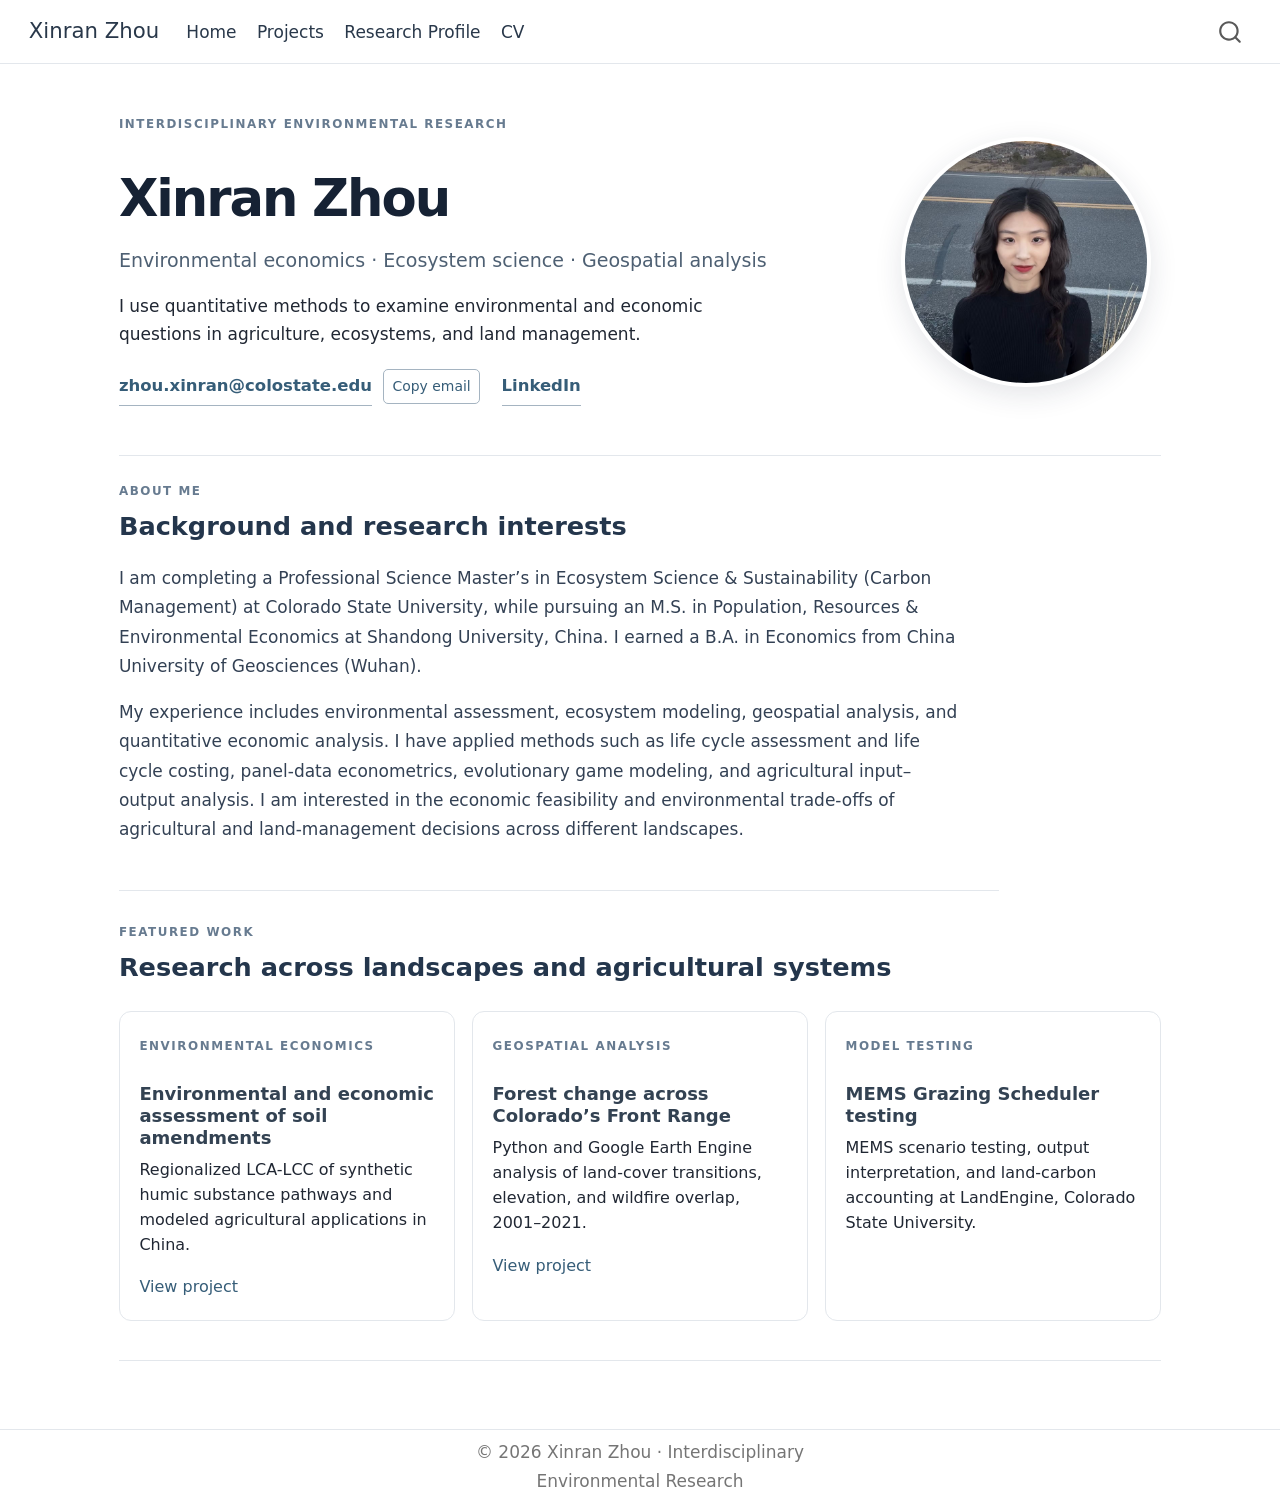
<file: docs/index.html>
<!DOCTYPE html>
<html xmlns="http://www.w3.org/1999/xhtml" lang="en" xml:lang="en"><head>

<meta charset="utf-8">
<meta name="generator" content="quarto-1.9.36">

<meta name="viewport" content="width=device-width, initial-scale=1.0, user-scalable=yes">


<title>Xinran Zhou</title>
<style>
/* Default styles provided by pandoc.
** See https://pandoc.org/MANUAL.html#variables-for-html for config info.
*/
code{white-space: pre-wrap;}
span.smallcaps{font-variant: small-caps;}
div.columns{display: flex; gap: min(4vw, 1.5em);}
div.column{flex: auto; overflow-x: auto;}
div.hanging-indent{margin-left: 1.5em; text-indent: -1.5em;}
ul.task-list{list-style: none;}
ul.task-list li input[type="checkbox"] {
  width: 0.8em;
  margin: 0 0.8em 0.2em -1em; /* quarto-specific, see https://github.com/quarto-dev/quarto-cli/issues/4556 */ 
  vertical-align: middle;
}
</style>


<script src="site_libs/quarto-nav/quarto-nav.js"></script>
<script src="site_libs/clipboard/clipboard.min.js"></script>
<script src="site_libs/quarto-search/autocomplete.umd.js"></script>
<script src="site_libs/quarto-search/fuse.min.js"></script>
<script src="site_libs/quarto-search/quarto-search.js"></script>
<meta name="quarto:offset" content="./">
<script src="site_libs/quarto-html/quarto.js" type="module"></script>
<script src="site_libs/quarto-html/tabsets/tabsets.js" type="module"></script>
<script src="site_libs/quarto-html/popper.min.js"></script>
<script src="site_libs/quarto-html/tippy.umd.min.js"></script>
<link href="site_libs/quarto-html/tippy.css" rel="stylesheet">
<link href="site_libs/quarto-html/quarto-syntax-highlighting-845c23b38eaddc0f92fda52bfe77a8c8.css" rel="stylesheet" id="quarto-text-highlighting-styles">
<script src="site_libs/bootstrap/bootstrap.min.js"></script>
<link href="site_libs/bootstrap/bootstrap-icons.css" rel="stylesheet">
<link href="site_libs/bootstrap/bootstrap-4a0616db53567be4a65104bf4abeed56.min.css" rel="stylesheet" append-hash="true" id="quarto-bootstrap" data-mode="light">
<script id="quarto-search-options" type="application/json">{
  "location": "navbar",
  "copy-button": false,
  "collapse-after": 3,
  "panel-placement": "end",
  "type": "overlay",
  "limit": 50,
  "keyboard-shortcut": [
    "f",
    "/",
    "s"
  ],
  "show-item-context": false,
  "language": {
    "search-no-results-text": "No results",
    "search-matching-documents-text": "matching documents",
    "search-copy-link-title": "Copy link to search",
    "search-hide-matches-text": "Hide additional matches",
    "search-more-match-text": "more match in this document",
    "search-more-matches-text": "more matches in this document",
    "search-clear-button-title": "Clear",
    "search-text-placeholder": "",
    "search-detached-cancel-button-title": "Cancel",
    "search-submit-button-title": "Submit",
    "search-label": "Search"
  }
}</script>
<style>html{ scroll-behavior: smooth; }</style>


<link rel="stylesheet" href="styles.css?v=20261115-email">
</head>

<body class="nav-fixed quarto-light">

<div id="quarto-search-results"></div>
  <header id="quarto-header" class="headroom fixed-top">
    <nav class="navbar navbar-expand-lg " data-bs-theme="dark">
      <div class="navbar-container container-fluid">
      <div class="navbar-brand-container mx-auto">
    <a class="navbar-brand" href="./index.html">
    <span class="navbar-title">Xinran Zhou</span>
    </a>
  </div>
            <div id="quarto-search" class="" title="Search"></div>
          <button class="navbar-toggler" type="button" data-bs-toggle="collapse" data-bs-target="#navbarCollapse" aria-controls="navbarCollapse" role="menu" aria-expanded="false" aria-label="Toggle navigation" onclick="if (window.quartoToggleHeadroom) { window.quartoToggleHeadroom(); }">
  <span class="navbar-toggler-icon"></span>
</button>
          <div class="collapse navbar-collapse" id="navbarCollapse">
            <ul class="navbar-nav navbar-nav-scroll me-auto">
  <li class="nav-item">
    <a class="nav-link active" href="./index.html" aria-current="page"> 
<span class="menu-text">Home</span></a>
  </li>  
  <li class="nav-item">
    <a class="nav-link" href="./projects.html"> 
<span class="menu-text">Projects</span></a>
  </li>  
  <li class="nav-item"><a class="nav-link" href="./research-profile.html"><span class="menu-text">Research Profile</span></a></li>
<li class="nav-item">
    <a class="nav-link" href="./cv.html"> 
<span class="menu-text">CV</span></a>
  </li>  
</ul>
          </div> <!-- /navcollapse -->
            <div class="quarto-navbar-tools">
</div>
      </div> <!-- /container-fluid -->
    </nav>
</header>
<!-- content -->
<div id="quarto-content" class="quarto-container page-columns page-rows-contents page-layout-article page-navbar">
<!-- sidebar -->
<!-- margin-sidebar -->
    <div id="quarto-margin-sidebar" class="sidebar margin-sidebar">
        <nav id="TOC" role="doc-toc" class="toc-active">
    <h2 id="toc-title">On this page</h2>
  <ul class="collapse">
  <li><a href="#research-interests" id="toc-research-interests" class="nav-link active" data-scroll-target="#research-interests">Research Interests</a></li>
  <li><a href="#current-research" id="toc-current-research" class="nav-link" data-scroll-target="#current-research">Current Research</a></li>
  <li><a href="#technical-skills" id="toc-technical-skills" class="nav-link" data-scroll-target="#technical-skills">Technical Skills</a></li>
  <li><a href="#education" id="toc-education" class="nav-link" data-scroll-target="#education">Education</a></li>
  <li><a href="#selected-honors" id="toc-selected-honors" class="nav-link" data-scroll-target="#selected-honors">Selected Honors</a></li>
  </ul>
</nav>
    </div>
<!-- main -->
<main class="content" id="quarto-document-content">
<div class="research-hero">
  <div class="research-hero-copy">
    <p class="eyebrow">INTERDISCIPLINARY ENVIRONMENTAL RESEARCH</p>
    <h1>Xinran Zhou</h1>
    <p class="research-subtitle">Environmental economics · Ecosystem science · Geospatial analysis</p>
    <p>I use quantitative methods to examine environmental and economic questions in agriculture, ecosystems, and land management.</p>
    <div class="profile-contact" aria-label="Contact"><div class="contact-email"><a href="mailto:zhou.xinran@colostate.edu" aria-label="Email Xinran Zhou at zhou.xinran@colostate.edu">zhou.xinran@colostate.edu</a><button type="button" class="copy-email" data-copy-email="zhou.xinran@colostate.edu">Copy email</button><span class="contact-status" role="status" aria-live="polite"></span></div><a href="https://www.linkedin.com/in/xinran-zhou6/" target="_blank" rel="noopener noreferrer">LinkedIn</a></div>
  </div>
  <div class="research-portrait"><img src="portrait-original.jpg" width="1440" height="1922" fetchpriority="high" alt="Xinran Zhou, head-and-shoulders portrait"></div>
</div>
<section class="research-section home-about" id="about">
  <p class="eyebrow">ABOUT ME</p>
  <h2>Background and research interests</h2>
  <p>I am completing a Professional Science Master’s in Ecosystem Science &amp; Sustainability (Carbon Management) at Colorado State University, while pursuing an M.S. in Population, Resources &amp; Environmental Economics at Shandong University, China. I earned a B.A. in Economics from China University of Geosciences (Wuhan).</p>
  <p>My experience includes environmental assessment, ecosystem modeling, geospatial analysis, and quantitative economic analysis. I have applied methods such as life cycle assessment and life cycle costing, panel-data econometrics, evolutionary game modeling, and agricultural input–output analysis. I am interested in the economic feasibility and environmental trade-offs of agricultural and land-management decisions across different landscapes.</p>
</section>
<section class="research-section">
  <p class="eyebrow">FEATURED WORK</p><h2>Research across landscapes and agricultural systems</h2>
  <div class="project-grid">
    <article class="project-card"><span class="project-type">ENVIRONMENTAL ECONOMICS</span><h3>Environmental and economic assessment of soil amendments</h3><p>Regionalized LCA-LCC of synthetic humic substance pathways and modeled agricultural applications in China.</p><a href="projects.html#shs">View project</a></article>
    <article class="project-card"><span class="project-type">GEOSPATIAL ANALYSIS</span><h3>Forest change across Colorado’s Front Range</h3><p>Python and Google Earth Engine analysis of land-cover transitions, elevation, and wildfire overlap, 2001–2021.</p><a href="projects.html#esiil">View project</a></article>
    <article class="project-card"><span class="project-type">MODEL TESTING</span><h3>MEMS Grazing Scheduler testing</h3><p>MEMS scenario testing, output interpretation, and land-carbon accounting at LandEngine, Colorado State University.</p></article>
  </div>
</section>
</main> <!-- /main -->
<script id="quarto-html-after-body" type="application/javascript">
  window.document.addEventListener("DOMContentLoaded", function (event) {
    const isCodeAnnotation = (el) => {
      for (const clz of el.classList) {
        if (clz.startsWith('code-annotation-')) {                     
          return true;
        }
      }
      return false;
    }
    const onCopySuccess = function(e) {
      // button target
      const button = e.trigger;
      // don't keep focus
      button.blur();
      // flash "checked"
      button.classList.add('code-copy-button-checked');
      var currentTitle = button.getAttribute("title");
      button.setAttribute("title", "Copied!");
      let tooltip;
      if (window.bootstrap) {
        button.setAttribute("data-bs-toggle", "tooltip");
        button.setAttribute("data-bs-placement", "left");
        button.setAttribute("data-bs-title", "Copied!");
        tooltip = new bootstrap.Tooltip(button, 
          { trigger: "manual", 
            customClass: "code-copy-button-tooltip",
            offset: [0, -8]});
        tooltip.show();    
      }
      setTimeout(function() {
        if (tooltip) {
          tooltip.hide();
          button.removeAttribute("data-bs-title");
          button.removeAttribute("data-bs-toggle");
          button.removeAttribute("data-bs-placement");
        }
        button.setAttribute("title", currentTitle);
        button.classList.remove('code-copy-button-checked');
      }, 1000);
      // clear code selection
      e.clearSelection();
    }
    const getTextToCopy = function(trigger) {
      const outerScaffold = trigger.parentElement.cloneNode(true);
      const codeEl = outerScaffold.querySelector('code');
      for (const childEl of codeEl.children) {
        if (isCodeAnnotation(childEl)) {
          childEl.remove();
        }
      }
      return codeEl.innerText;
    }
    const clipboard = new window.ClipboardJS('.code-copy-button:not([data-in-quarto-modal])', {
      text: getTextToCopy
    });
    clipboard.on('success', onCopySuccess);
    if (window.document.getElementById('quarto-embedded-source-code-modal')) {
      const clipboardModal = new window.ClipboardJS('.code-copy-button[data-in-quarto-modal]', {
        text: getTextToCopy,
        container: window.document.getElementById('quarto-embedded-source-code-modal')
      });
      clipboardModal.on('success', onCopySuccess);
    }
      var localhostRegex = new RegExp(/^(?:http|https):\/\/localhost\:?[0-9]*\//);
      var mailtoRegex = new RegExp(/^mailto:/);
        var filterRegex = new RegExp('/' + window.location.host + '/');
      var isInternal = (href) => {
          return filterRegex.test(href) || localhostRegex.test(href) || mailtoRegex.test(href);
      }
      // Inspect non-navigation links and adorn them if external
     var links = window.document.querySelectorAll('a[href]:not(.nav-link):not(.navbar-brand):not(.toc-action):not(.sidebar-link):not(.sidebar-item-toggle):not(.pagination-link):not(.no-external):not([aria-hidden]):not(.dropdown-item):not(.quarto-navigation-tool):not(.about-link)');
      for (var i=0; i<links.length; i++) {
        const link = links[i];
        if (!isInternal(link.href)) {
          // undo the damage that might have been done by quarto-nav.js in the case of
          // links that we want to consider external
          if (link.dataset.originalHref !== undefined) {
            link.href = link.dataset.originalHref;
          }
            // target, if specified
            link.setAttribute("target", "_blank");
            if (link.getAttribute("rel") === null) {
              link.setAttribute("rel", "noopener");
            }
        }
      }
    function tippyHover(el, contentFn, onTriggerFn, onUntriggerFn) {
      const config = {
        allowHTML: true,
        maxWidth: 500,
        delay: 100,
        arrow: false,
        appendTo: function(el) {
            return el.parentElement;
        },
        interactive: true,
        interactiveBorder: 10,
        theme: 'quarto',
        placement: 'bottom-start',
      };
      if (contentFn) {
        config.content = contentFn;
      }
      if (onTriggerFn) {
        config.onTrigger = onTriggerFn;
      }
      if (onUntriggerFn) {
        config.onUntrigger = onUntriggerFn;
      }
      window.tippy(el, config); 
    }
    const noterefs = window.document.querySelectorAll('a[role="doc-noteref"]');
    for (var i=0; i<noterefs.length; i++) {
      const ref = noterefs[i];
      tippyHover(ref, function() {
        // use id or data attribute instead here
        let href = ref.getAttribute('data-footnote-href') || ref.getAttribute('href');
        try { href = new URL(href).hash; } catch {}
        const id = href.replace(/^#\/?/, "");
        const note = window.document.getElementById(id);
        if (note) {
          return note.innerHTML;
        } else {
          return "";
        }
      });
    }
    const xrefs = window.document.querySelectorAll('a.quarto-xref');
    const processXRef = (id, note) => {
      // Strip column container classes
      const stripColumnClz = (el) => {
        el.classList.remove("page-full", "page-columns");
        if (el.children) {
          for (const child of el.children) {
            stripColumnClz(child);
          }
        }
      }
      stripColumnClz(note)
      if (id === null || id.startsWith('sec-')) {
        // Special case sections, only their first couple elements
        const container = document.createElement("div");
        if (note.children && note.children.length > 2) {
          container.appendChild(note.children[0].cloneNode(true));
          for (let i = 1; i < note.children.length; i++) {
            const child = note.children[i];
            if (child.tagName === "P" && child.innerText === "") {
              continue;
            } else {
              container.appendChild(child.cloneNode(true));
              break;
            }
          }
          if (window.Quarto?.typesetMath) {
            window.Quarto.typesetMath(container);
          }
          return container.innerHTML
        } else {
          if (window.Quarto?.typesetMath) {
            window.Quarto.typesetMath(note);
          }
          return note.innerHTML;
        }
      } else {
        // Remove any anchor links if they are present
        const anchorLink = note.querySelector('a.anchorjs-link');
        if (anchorLink) {
          anchorLink.remove();
        }
        if (window.Quarto?.typesetMath) {
          window.Quarto.typesetMath(note);
        }
        if (note.classList.contains("callout")) {
          return note.outerHTML;
        } else {
          return note.innerHTML;
        }
      }
    }
    for (var i=0; i<xrefs.length; i++) {
      const xref = xrefs[i];
      tippyHover(xref, undefined, function(instance) {
        instance.disable();
        let url = xref.getAttribute('href');
        let hash = undefined; 
        if (url.startsWith('#')) {
          hash = url;
        } else {
          try { hash = new URL(url).hash; } catch {}
        }
        if (hash) {
          const id = hash.replace(/^#\/?/, "");
          const note = window.document.getElementById(id);
          if (note !== null) {
            try {
              const html = processXRef(id, note.cloneNode(true));
              instance.setContent(html);
            } finally {
              instance.enable();
              instance.show();
            }
          } else {
            // See if we can fetch this
            fetch(url.split('#')[0])
            .then(res => res.text())
            .then(html => {
              const parser = new DOMParser();
              const htmlDoc = parser.parseFromString(html, "text/html");
              const note = htmlDoc.getElementById(id);
              if (note !== null) {
                const html = processXRef(id, note);
                instance.setContent(html);
              } 
            }).finally(() => {
              instance.enable();
              instance.show();
            });
          }
        } else {
          // See if we can fetch a full url (with no hash to target)
          // This is a special case and we should probably do some content thinning / targeting
          fetch(url)
          .then(res => res.text())
          .then(html => {
            const parser = new DOMParser();
            const htmlDoc = parser.parseFromString(html, "text/html");
            const note = htmlDoc.querySelector('main.content');
            if (note !== null) {
              // This should only happen for chapter cross references
              // (since there is no id in the URL)
              // remove the first header
              if (note.children.length > 0 && note.children[0].tagName === "HEADER") {
                note.children[0].remove();
              }
              const html = processXRef(null, note);
              instance.setContent(html);
            } 
          }).finally(() => {
            instance.enable();
            instance.show();
          });
        }
      }, function(instance) {
      });
    }
        let selectedAnnoteEl;
        const selectorForAnnotation = ( cell, annotation) => {
          let cellAttr = 'data-code-cell="' + cell + '"';
          let lineAttr = 'data-code-annotation="' +  annotation + '"';
          const selector = 'span[' + cellAttr + '][' + lineAttr + ']';
          return selector;
        }
        const selectCodeLines = (annoteEl) => {
          const doc = window.document;
          const targetCell = annoteEl.getAttribute("data-target-cell");
          const targetAnnotation = annoteEl.getAttribute("data-target-annotation");
          const annoteSpan = window.document.querySelector(selectorForAnnotation(targetCell, targetAnnotation));
          const lines = annoteSpan.getAttribute("data-code-lines").split(",");
          const lineIds = lines.map((line) => {
            return targetCell + "-" + line;
          })
          let top = null;
          let height = null;
          let parent = null;
          if (lineIds.length > 0) {
              //compute the position of the single el (top and bottom and make a div)
              const el = window.document.getElementById(lineIds[0]);
              top = el.offsetTop;
              height = el.offsetHeight;
              parent = el.parentElement.parentElement;
            if (lineIds.length > 1) {
              const lastEl = window.document.getElementById(lineIds[lineIds.length - 1]);
              const bottom = lastEl.offsetTop + lastEl.offsetHeight;
              height = bottom - top;
            }
            if (top !== null && height !== null && parent !== null) {
              // cook up a div (if necessary) and position it 
              let div = window.document.getElementById("code-annotation-line-highlight");
              if (div === null) {
                div = window.document.createElement("div");
                div.setAttribute("id", "code-annotation-line-highlight");
                div.style.position = 'absolute';
                parent.appendChild(div);
              }
              div.style.top = top - 2 + "px";
              div.style.height = height + 4 + "px";
              div.style.left = 0;
              let gutterDiv = window.document.getElementById("code-annotation-line-highlight-gutter");
              if (gutterDiv === null) {
                gutterDiv = window.document.createElement("div");
                gutterDiv.setAttribute("id", "code-annotation-line-highlight-gutter");
                gutterDiv.style.position = 'absolute';
                const codeCell = window.document.getElementById(targetCell);
                const gutter = codeCell.querySelector('.code-annotation-gutter');
                gutter.appendChild(gutterDiv);
              }
              gutterDiv.style.top = top - 2 + "px";
              gutterDiv.style.height = height + 4 + "px";
            }
            selectedAnnoteEl = annoteEl;
          }
        };
        const unselectCodeLines = () => {
          const elementsIds = ["code-annotation-line-highlight", "code-annotation-line-highlight-gutter"];
          elementsIds.forEach((elId) => {
            const div = window.document.getElementById(elId);
            if (div) {
              div.remove();
            }
          });
          selectedAnnoteEl = undefined;
        };
          // Handle positioning of the toggle
      window.addEventListener(
        "resize",
        throttle(() => {
          elRect = undefined;
          if (selectedAnnoteEl) {
            selectCodeLines(selectedAnnoteEl);
          }
        }, 10)
      );
      function throttle(fn, ms) {
      let throttle = false;
      let timer;
        return (...args) => {
          if(!throttle) { // first call gets through
              fn.apply(this, args);
              throttle = true;
          } else { // all the others get throttled
              if(timer) clearTimeout(timer); // cancel #2
              timer = setTimeout(() => {
                fn.apply(this, args);
                timer = throttle = false;
              }, ms);
          }
        };
      }
        // Attach click handler to the DT
        const annoteDls = window.document.querySelectorAll('dt[data-target-cell]');
        for (const annoteDlNode of annoteDls) {
          annoteDlNode.addEventListener('click', (event) => {
            const clickedEl = event.target;
            if (clickedEl !== selectedAnnoteEl) {
              unselectCodeLines();
              const activeEl = window.document.querySelector('dt[data-target-cell].code-annotation-active');
              if (activeEl) {
                activeEl.classList.remove('code-annotation-active');
              }
              selectCodeLines(clickedEl);
              clickedEl.classList.add('code-annotation-active');
            } else {
              // Unselect the line
              unselectCodeLines();
              clickedEl.classList.remove('code-annotation-active');
            }
          });
        }
    const findCites = (el) => {
      const parentEl = el.parentElement;
      if (parentEl) {
        const cites = parentEl.dataset.cites;
        if (cites) {
          return {
            el,
            cites: cites.split(' ')
          };
        } else {
          return findCites(el.parentElement)
        }
      } else {
        return undefined;
      }
    };
    var bibliorefs = window.document.querySelectorAll('a[role="doc-biblioref"]');
    for (var i=0; i<bibliorefs.length; i++) {
      const ref = bibliorefs[i];
      const citeInfo = findCites(ref);
      if (citeInfo) {
        tippyHover(citeInfo.el, function() {
          var popup = window.document.createElement('div');
          citeInfo.cites.forEach(function(cite) {
            var citeDiv = window.document.createElement('div');
            citeDiv.classList.add('hanging-indent');
            citeDiv.classList.add('csl-entry');
            var biblioDiv = window.document.getElementById('ref-' + cite);
            if (biblioDiv) {
              citeDiv.innerHTML = biblioDiv.innerHTML;
            }
            popup.appendChild(citeDiv);
          });
          return popup.innerHTML;
        });
      }
    }
  });
  </script>
</div> <!-- /content -->
<footer class="footer">
  <div class="nav-footer">
    <div class="nav-footer-left">
      &nbsp;
    </div>   
    <div class="nav-footer-center">
<p>© 2026 Xinran Zhou · Interdisciplinary Environmental Research</p>
</div>
    <div class="nav-footer-right">
      &nbsp;
    </div>
  </div>
</footer>




<script src="site_libs/quarto-html/zenscroll-min.js"></script>
<script>
(() => {
  const button = document.querySelector('[data-copy-email]');
  if (!button) return;
  const status = document.querySelector('.contact-status');
  button.addEventListener('click', async () => {
    const address = button.dataset.copyEmail;
    let copied = false;
    try {
      if (navigator.clipboard && window.isSecureContext) {
        await navigator.clipboard.writeText(address);
        copied = true;
      }
    } catch (_) {}
    if (!copied) {
      const field = document.createElement('textarea');
      field.value = address;
      field.setAttribute('readonly', '');
      field.style.cssText = 'position:fixed;left:-9999px;top:0';
      document.body.appendChild(field);
      field.select();
      try { copied = document.execCommand('copy'); } catch (_) {}
      field.remove();
      button.focus();
    }
    button.textContent = copied ? 'Copied!' : 'Copy email';
    status.textContent = copied ? 'Email address copied.' : 'Please select and copy the email address.';
  });
})();
</script>
</body></html>
</file>
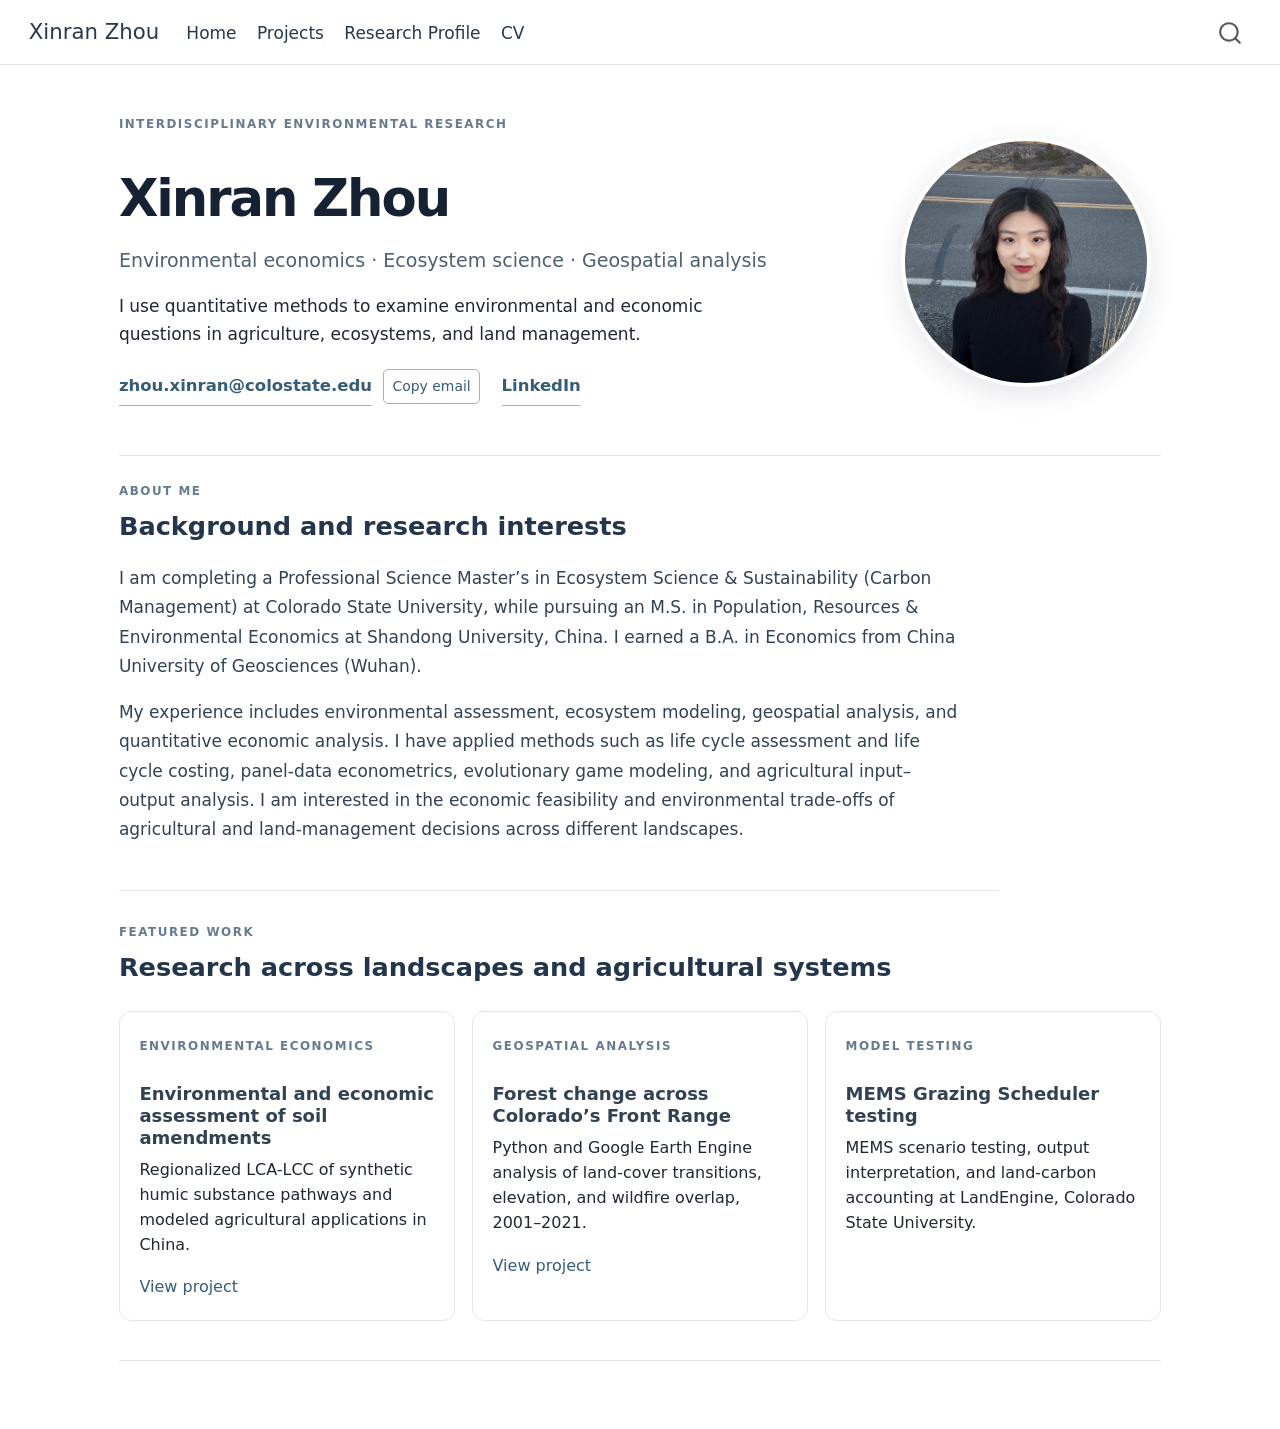
<file: docs/about.html>
<!DOCTYPE html>
<html xmlns="http://www.w3.org/1999/xhtml" lang="en" xml:lang="en"><head>

<meta charset="utf-8">
<meta name="generator" content="quarto-1.9.36">

<meta name="viewport" content="width=device-width, initial-scale=1.0, user-scalable=yes">


<title>About Me – Xinran Zhou</title>
<style>
/* Default styles provided by pandoc.
** See https://pandoc.org/MANUAL.html#variables-for-html for config info.
*/
code{white-space: pre-wrap;}
span.smallcaps{font-variant: small-caps;}
div.columns{display: flex; gap: min(4vw, 1.5em);}
div.column{flex: auto; overflow-x: auto;}
div.hanging-indent{margin-left: 1.5em; text-indent: -1.5em;}
ul.task-list{list-style: none;}
ul.task-list li input[type="checkbox"] {
  width: 0.8em;
  margin: 0 0.8em 0.2em -1em; /* quarto-specific, see https://github.com/quarto-dev/quarto-cli/issues/4556 */ 
  vertical-align: middle;
}
</style>


<script src="site_libs/quarto-nav/quarto-nav.js"></script>
<script src="site_libs/clipboard/clipboard.min.js"></script>
<script src="site_libs/quarto-search/autocomplete.umd.js"></script>
<script src="site_libs/quarto-search/fuse.min.js"></script>
<script src="site_libs/quarto-search/quarto-search.js"></script>
<meta name="quarto:offset" content="./">
<script src="site_libs/quarto-html/quarto.js" type="module"></script>
<script src="site_libs/quarto-html/tabsets/tabsets.js" type="module"></script>
<script src="site_libs/quarto-html/popper.min.js"></script>
<script src="site_libs/quarto-html/tippy.umd.min.js"></script>
<script src="site_libs/quarto-html/anchor.min.js"></script>
<link href="site_libs/quarto-html/tippy.css" rel="stylesheet">
<link href="site_libs/quarto-html/quarto-syntax-highlighting-845c23b38eaddc0f92fda52bfe77a8c8.css" rel="stylesheet" id="quarto-text-highlighting-styles">
<script src="site_libs/bootstrap/bootstrap.min.js"></script>
<link href="site_libs/bootstrap/bootstrap-icons.css" rel="stylesheet">
<link href="site_libs/bootstrap/bootstrap-4a0616db53567be4a65104bf4abeed56.min.css" rel="stylesheet" append-hash="true" id="quarto-bootstrap" data-mode="light">
<script id="quarto-search-options" type="application/json">{
  "location": "navbar",
  "copy-button": false,
  "collapse-after": 3,
  "panel-placement": "end",
  "type": "overlay",
  "limit": 50,
  "keyboard-shortcut": [
    "f",
    "/",
    "s"
  ],
  "show-item-context": false,
  "language": {
    "search-no-results-text": "No results",
    "search-matching-documents-text": "matching documents",
    "search-copy-link-title": "Copy link to search",
    "search-hide-matches-text": "Hide additional matches",
    "search-more-match-text": "more match in this document",
    "search-more-matches-text": "more matches in this document",
    "search-clear-button-title": "Clear",
    "search-text-placeholder": "",
    "search-detached-cancel-button-title": "Cancel",
    "search-submit-button-title": "Submit",
    "search-label": "Search"
  }
}</script>
<style>html{ scroll-behavior: smooth; }</style>


<link rel="stylesheet" href="styles.css?v=20261115-merged">
</head>

<body class="nav-fixed quarto-light">

<div id="quarto-search-results"></div>
  <header id="quarto-header" class="headroom fixed-top">
    <nav class="navbar navbar-expand-lg " data-bs-theme="dark">
      <div class="navbar-container container-fluid">
      <div class="navbar-brand-container mx-auto">
    <a class="navbar-brand" href="./index.html">
    <span class="navbar-title">Xinran Zhou</span>
    </a>
  </div>
            <div id="quarto-search" class="" title="Search"></div>
          <button class="navbar-toggler" type="button" data-bs-toggle="collapse" data-bs-target="#navbarCollapse" aria-controls="navbarCollapse" role="menu" aria-expanded="false" aria-label="Toggle navigation" onclick="if (window.quartoToggleHeadroom) { window.quartoToggleHeadroom(); }">
  <span class="navbar-toggler-icon"></span>
</button>
          <div class="collapse navbar-collapse" id="navbarCollapse">
            <ul class="navbar-nav navbar-nav-scroll me-auto">
  <li class="nav-item">
    <a class="nav-link" href="./index.html"> 
<span class="menu-text">Home</span></a>
  </li>  
  <li class="nav-item">
    <a class="nav-link" href="./projects.html"> 
<span class="menu-text">Projects</span></a>
  </li>  
  <li class="nav-item"><a class="nav-link" href="./research-profile.html"><span class="menu-text">Research Profile</span></a></li>
<li class="nav-item">
    <a class="nav-link" href="./cv.html"> 
<span class="menu-text">CV</span></a>
  </li>  
</ul>
          </div> <!-- /navcollapse -->
            <div class="quarto-navbar-tools">
</div>
      </div> <!-- /container-fluid -->
    </nav>
</header>
<!-- content -->
<div id="quarto-content" class="quarto-container page-columns page-rows-contents page-layout-article page-navbar">
<!-- sidebar -->
<!-- margin-sidebar -->
    <div id="quarto-margin-sidebar" class="sidebar margin-sidebar">
        <nav id="TOC" role="doc-toc" class="toc-active">
    <h2 id="toc-title">On this page</h2>
   
  <ul class="collapse">
  <li><a href="#research-philosophy" id="toc-research-philosophy" class="nav-link active" data-scroll-target="#research-philosophy">Research Philosophy</a></li>
  <li><a href="#academic-interests" id="toc-academic-interests" class="nav-link" data-scroll-target="#academic-interests">Academic Interests</a></li>
  <li><a href="#current-focus" id="toc-current-focus" class="nav-link" data-scroll-target="#current-focus">Current Focus</a></li>
  <li><a href="#professional-interests" id="toc-professional-interests" class="nav-link" data-scroll-target="#professional-interests">Professional Interests</a></li>
  </ul>
</nav>
    </div>
<!-- main -->
<main class="content" id="quarto-document-content">
<meta http-equiv="refresh" content="0; url=index.html#about">
<div class="research-page" style="padding:3rem 0;">
  <h1>About has moved</h1>
  <p>My academic background and research introduction are now on the <a href="./index.html#about">Home page</a>.</p>
</div>
</main> <!-- /main -->
<script id="quarto-html-after-body" type="application/javascript">
  window.document.addEventListener("DOMContentLoaded", function (event) {
    const icon = "";
    const anchorJS = new window.AnchorJS();
    anchorJS.options = {
      placement: 'right',
      icon: icon
    };
    anchorJS.add('.anchored');
    const isCodeAnnotation = (el) => {
      for (const clz of el.classList) {
        if (clz.startsWith('code-annotation-')) {                     
          return true;
        }
      }
      return false;
    }
    const onCopySuccess = function(e) {
      // button target
      const button = e.trigger;
      // don't keep focus
      button.blur();
      // flash "checked"
      button.classList.add('code-copy-button-checked');
      var currentTitle = button.getAttribute("title");
      button.setAttribute("title", "Copied!");
      let tooltip;
      if (window.bootstrap) {
        button.setAttribute("data-bs-toggle", "tooltip");
        button.setAttribute("data-bs-placement", "left");
        button.setAttribute("data-bs-title", "Copied!");
        tooltip = new bootstrap.Tooltip(button, 
          { trigger: "manual", 
            customClass: "code-copy-button-tooltip",
            offset: [0, -8]});
        tooltip.show();    
      }
      setTimeout(function() {
        if (tooltip) {
          tooltip.hide();
          button.removeAttribute("data-bs-title");
          button.removeAttribute("data-bs-toggle");
          button.removeAttribute("data-bs-placement");
        }
        button.setAttribute("title", currentTitle);
        button.classList.remove('code-copy-button-checked');
      }, 1000);
      // clear code selection
      e.clearSelection();
    }
    const getTextToCopy = function(trigger) {
      const outerScaffold = trigger.parentElement.cloneNode(true);
      const codeEl = outerScaffold.querySelector('code');
      for (const childEl of codeEl.children) {
        if (isCodeAnnotation(childEl)) {
          childEl.remove();
        }
      }
      return codeEl.innerText;
    }
    const clipboard = new window.ClipboardJS('.code-copy-button:not([data-in-quarto-modal])', {
      text: getTextToCopy
    });
    clipboard.on('success', onCopySuccess);
    if (window.document.getElementById('quarto-embedded-source-code-modal')) {
      const clipboardModal = new window.ClipboardJS('.code-copy-button[data-in-quarto-modal]', {
        text: getTextToCopy,
        container: window.document.getElementById('quarto-embedded-source-code-modal')
      });
      clipboardModal.on('success', onCopySuccess);
    }
      var localhostRegex = new RegExp(/^(?:http|https):\/\/localhost\:?[0-9]*\//);
      var mailtoRegex = new RegExp(/^mailto:/);
        var filterRegex = new RegExp('/' + window.location.host + '/');
      var isInternal = (href) => {
          return filterRegex.test(href) || localhostRegex.test(href) || mailtoRegex.test(href);
      }
      // Inspect non-navigation links and adorn them if external
     var links = window.document.querySelectorAll('a[href]:not(.nav-link):not(.navbar-brand):not(.toc-action):not(.sidebar-link):not(.sidebar-item-toggle):not(.pagination-link):not(.no-external):not([aria-hidden]):not(.dropdown-item):not(.quarto-navigation-tool):not(.about-link)');
      for (var i=0; i<links.length; i++) {
        const link = links[i];
        if (!isInternal(link.href)) {
          // undo the damage that might have been done by quarto-nav.js in the case of
          // links that we want to consider external
          if (link.dataset.originalHref !== undefined) {
            link.href = link.dataset.originalHref;
          }
            // target, if specified
            link.setAttribute("target", "_blank");
            if (link.getAttribute("rel") === null) {
              link.setAttribute("rel", "noopener");
            }
        }
      }
    function tippyHover(el, contentFn, onTriggerFn, onUntriggerFn) {
      const config = {
        allowHTML: true,
        maxWidth: 500,
        delay: 100,
        arrow: false,
        appendTo: function(el) {
            return el.parentElement;
        },
        interactive: true,
        interactiveBorder: 10,
        theme: 'quarto',
        placement: 'bottom-start',
      };
      if (contentFn) {
        config.content = contentFn;
      }
      if (onTriggerFn) {
        config.onTrigger = onTriggerFn;
      }
      if (onUntriggerFn) {
        config.onUntrigger = onUntriggerFn;
      }
      window.tippy(el, config); 
    }
    const noterefs = window.document.querySelectorAll('a[role="doc-noteref"]');
    for (var i=0; i<noterefs.length; i++) {
      const ref = noterefs[i];
      tippyHover(ref, function() {
        // use id or data attribute instead here
        let href = ref.getAttribute('data-footnote-href') || ref.getAttribute('href');
        try { href = new URL(href).hash; } catch {}
        const id = href.replace(/^#\/?/, "");
        const note = window.document.getElementById(id);
        if (note) {
          return note.innerHTML;
        } else {
          return "";
        }
      });
    }
    const xrefs = window.document.querySelectorAll('a.quarto-xref');
    const processXRef = (id, note) => {
      // Strip column container classes
      const stripColumnClz = (el) => {
        el.classList.remove("page-full", "page-columns");
        if (el.children) {
          for (const child of el.children) {
            stripColumnClz(child);
          }
        }
      }
      stripColumnClz(note)
      if (id === null || id.startsWith('sec-')) {
        // Special case sections, only their first couple elements
        const container = document.createElement("div");
        if (note.children && note.children.length > 2) {
          container.appendChild(note.children[0].cloneNode(true));
          for (let i = 1; i < note.children.length; i++) {
            const child = note.children[i];
            if (child.tagName === "P" && child.innerText === "") {
              continue;
            } else {
              container.appendChild(child.cloneNode(true));
              break;
            }
          }
          if (window.Quarto?.typesetMath) {
            window.Quarto.typesetMath(container);
          }
          return container.innerHTML
        } else {
          if (window.Quarto?.typesetMath) {
            window.Quarto.typesetMath(note);
          }
          return note.innerHTML;
        }
      } else {
        // Remove any anchor links if they are present
        const anchorLink = note.querySelector('a.anchorjs-link');
        if (anchorLink) {
          anchorLink.remove();
        }
        if (window.Quarto?.typesetMath) {
          window.Quarto.typesetMath(note);
        }
        if (note.classList.contains("callout")) {
          return note.outerHTML;
        } else {
          return note.innerHTML;
        }
      }
    }
    for (var i=0; i<xrefs.length; i++) {
      const xref = xrefs[i];
      tippyHover(xref, undefined, function(instance) {
        instance.disable();
        let url = xref.getAttribute('href');
        let hash = undefined; 
        if (url.startsWith('#')) {
          hash = url;
        } else {
          try { hash = new URL(url).hash; } catch {}
        }
        if (hash) {
          const id = hash.replace(/^#\/?/, "");
          const note = window.document.getElementById(id);
          if (note !== null) {
            try {
              const html = processXRef(id, note.cloneNode(true));
              instance.setContent(html);
            } finally {
              instance.enable();
              instance.show();
            }
          } else {
            // See if we can fetch this
            fetch(url.split('#')[0])
            .then(res => res.text())
            .then(html => {
              const parser = new DOMParser();
              const htmlDoc = parser.parseFromString(html, "text/html");
              const note = htmlDoc.getElementById(id);
              if (note !== null) {
                const html = processXRef(id, note);
                instance.setContent(html);
              } 
            }).finally(() => {
              instance.enable();
              instance.show();
            });
          }
        } else {
          // See if we can fetch a full url (with no hash to target)
          // This is a special case and we should probably do some content thinning / targeting
          fetch(url)
          .then(res => res.text())
          .then(html => {
            const parser = new DOMParser();
            const htmlDoc = parser.parseFromString(html, "text/html");
            const note = htmlDoc.querySelector('main.content');
            if (note !== null) {
              // This should only happen for chapter cross references
              // (since there is no id in the URL)
              // remove the first header
              if (note.children.length > 0 && note.children[0].tagName === "HEADER") {
                note.children[0].remove();
              }
              const html = processXRef(null, note);
              instance.setContent(html);
            } 
          }).finally(() => {
            instance.enable();
            instance.show();
          });
        }
      }, function(instance) {
      });
    }
        let selectedAnnoteEl;
        const selectorForAnnotation = ( cell, annotation) => {
          let cellAttr = 'data-code-cell="' + cell + '"';
          let lineAttr = 'data-code-annotation="' +  annotation + '"';
          const selector = 'span[' + cellAttr + '][' + lineAttr + ']';
          return selector;
        }
        const selectCodeLines = (annoteEl) => {
          const doc = window.document;
          const targetCell = annoteEl.getAttribute("data-target-cell");
          const targetAnnotation = annoteEl.getAttribute("data-target-annotation");
          const annoteSpan = window.document.querySelector(selectorForAnnotation(targetCell, targetAnnotation));
          const lines = annoteSpan.getAttribute("data-code-lines").split(",");
          const lineIds = lines.map((line) => {
            return targetCell + "-" + line;
          })
          let top = null;
          let height = null;
          let parent = null;
          if (lineIds.length > 0) {
              //compute the position of the single el (top and bottom and make a div)
              const el = window.document.getElementById(lineIds[0]);
              top = el.offsetTop;
              height = el.offsetHeight;
              parent = el.parentElement.parentElement;
            if (lineIds.length > 1) {
              const lastEl = window.document.getElementById(lineIds[lineIds.length - 1]);
              const bottom = lastEl.offsetTop + lastEl.offsetHeight;
              height = bottom - top;
            }
            if (top !== null && height !== null && parent !== null) {
              // cook up a div (if necessary) and position it 
              let div = window.document.getElementById("code-annotation-line-highlight");
              if (div === null) {
                div = window.document.createElement("div");
                div.setAttribute("id", "code-annotation-line-highlight");
                div.style.position = 'absolute';
                parent.appendChild(div);
              }
              div.style.top = top - 2 + "px";
              div.style.height = height + 4 + "px";
              div.style.left = 0;
              let gutterDiv = window.document.getElementById("code-annotation-line-highlight-gutter");
              if (gutterDiv === null) {
                gutterDiv = window.document.createElement("div");
                gutterDiv.setAttribute("id", "code-annotation-line-highlight-gutter");
                gutterDiv.style.position = 'absolute';
                const codeCell = window.document.getElementById(targetCell);
                const gutter = codeCell.querySelector('.code-annotation-gutter');
                gutter.appendChild(gutterDiv);
              }
              gutterDiv.style.top = top - 2 + "px";
              gutterDiv.style.height = height + 4 + "px";
            }
            selectedAnnoteEl = annoteEl;
          }
        };
        const unselectCodeLines = () => {
          const elementsIds = ["code-annotation-line-highlight", "code-annotation-line-highlight-gutter"];
          elementsIds.forEach((elId) => {
            const div = window.document.getElementById(elId);
            if (div) {
              div.remove();
            }
          });
          selectedAnnoteEl = undefined;
        };
          // Handle positioning of the toggle
      window.addEventListener(
        "resize",
        throttle(() => {
          elRect = undefined;
          if (selectedAnnoteEl) {
            selectCodeLines(selectedAnnoteEl);
          }
        }, 10)
      );
      function throttle(fn, ms) {
      let throttle = false;
      let timer;
        return (...args) => {
          if(!throttle) { // first call gets through
              fn.apply(this, args);
              throttle = true;
          } else { // all the others get throttled
              if(timer) clearTimeout(timer); // cancel #2
              timer = setTimeout(() => {
                fn.apply(this, args);
                timer = throttle = false;
              }, ms);
          }
        };
      }
        // Attach click handler to the DT
        const annoteDls = window.document.querySelectorAll('dt[data-target-cell]');
        for (const annoteDlNode of annoteDls) {
          annoteDlNode.addEventListener('click', (event) => {
            const clickedEl = event.target;
            if (clickedEl !== selectedAnnoteEl) {
              unselectCodeLines();
              const activeEl = window.document.querySelector('dt[data-target-cell].code-annotation-active');
              if (activeEl) {
                activeEl.classList.remove('code-annotation-active');
              }
              selectCodeLines(clickedEl);
              clickedEl.classList.add('code-annotation-active');
            } else {
              // Unselect the line
              unselectCodeLines();
              clickedEl.classList.remove('code-annotation-active');
            }
          });
        }
    const findCites = (el) => {
      const parentEl = el.parentElement;
      if (parentEl) {
        const cites = parentEl.dataset.cites;
        if (cites) {
          return {
            el,
            cites: cites.split(' ')
          };
        } else {
          return findCites(el.parentElement)
        }
      } else {
        return undefined;
      }
    };
    var bibliorefs = window.document.querySelectorAll('a[role="doc-biblioref"]');
    for (var i=0; i<bibliorefs.length; i++) {
      const ref = bibliorefs[i];
      const citeInfo = findCites(ref);
      if (citeInfo) {
        tippyHover(citeInfo.el, function() {
          var popup = window.document.createElement('div');
          citeInfo.cites.forEach(function(cite) {
            var citeDiv = window.document.createElement('div');
            citeDiv.classList.add('hanging-indent');
            citeDiv.classList.add('csl-entry');
            var biblioDiv = window.document.getElementById('ref-' + cite);
            if (biblioDiv) {
              citeDiv.innerHTML = biblioDiv.innerHTML;
            }
            popup.appendChild(citeDiv);
          });
          return popup.innerHTML;
        });
      }
    }
  });
  </script>
</div> <!-- /content -->
<footer class="footer">
  <div class="nav-footer">
    <div class="nav-footer-left">
      &nbsp;
    </div>   
    <div class="nav-footer-center">
<p>© 2026 Xinran Zhou · Interdisciplinary Environmental Research</p>
</div>
    <div class="nav-footer-right">
      &nbsp;
    </div>
  </div>
</footer>




<script src="site_libs/quarto-html/zenscroll-min.js"></script>
</body></html>
</file>
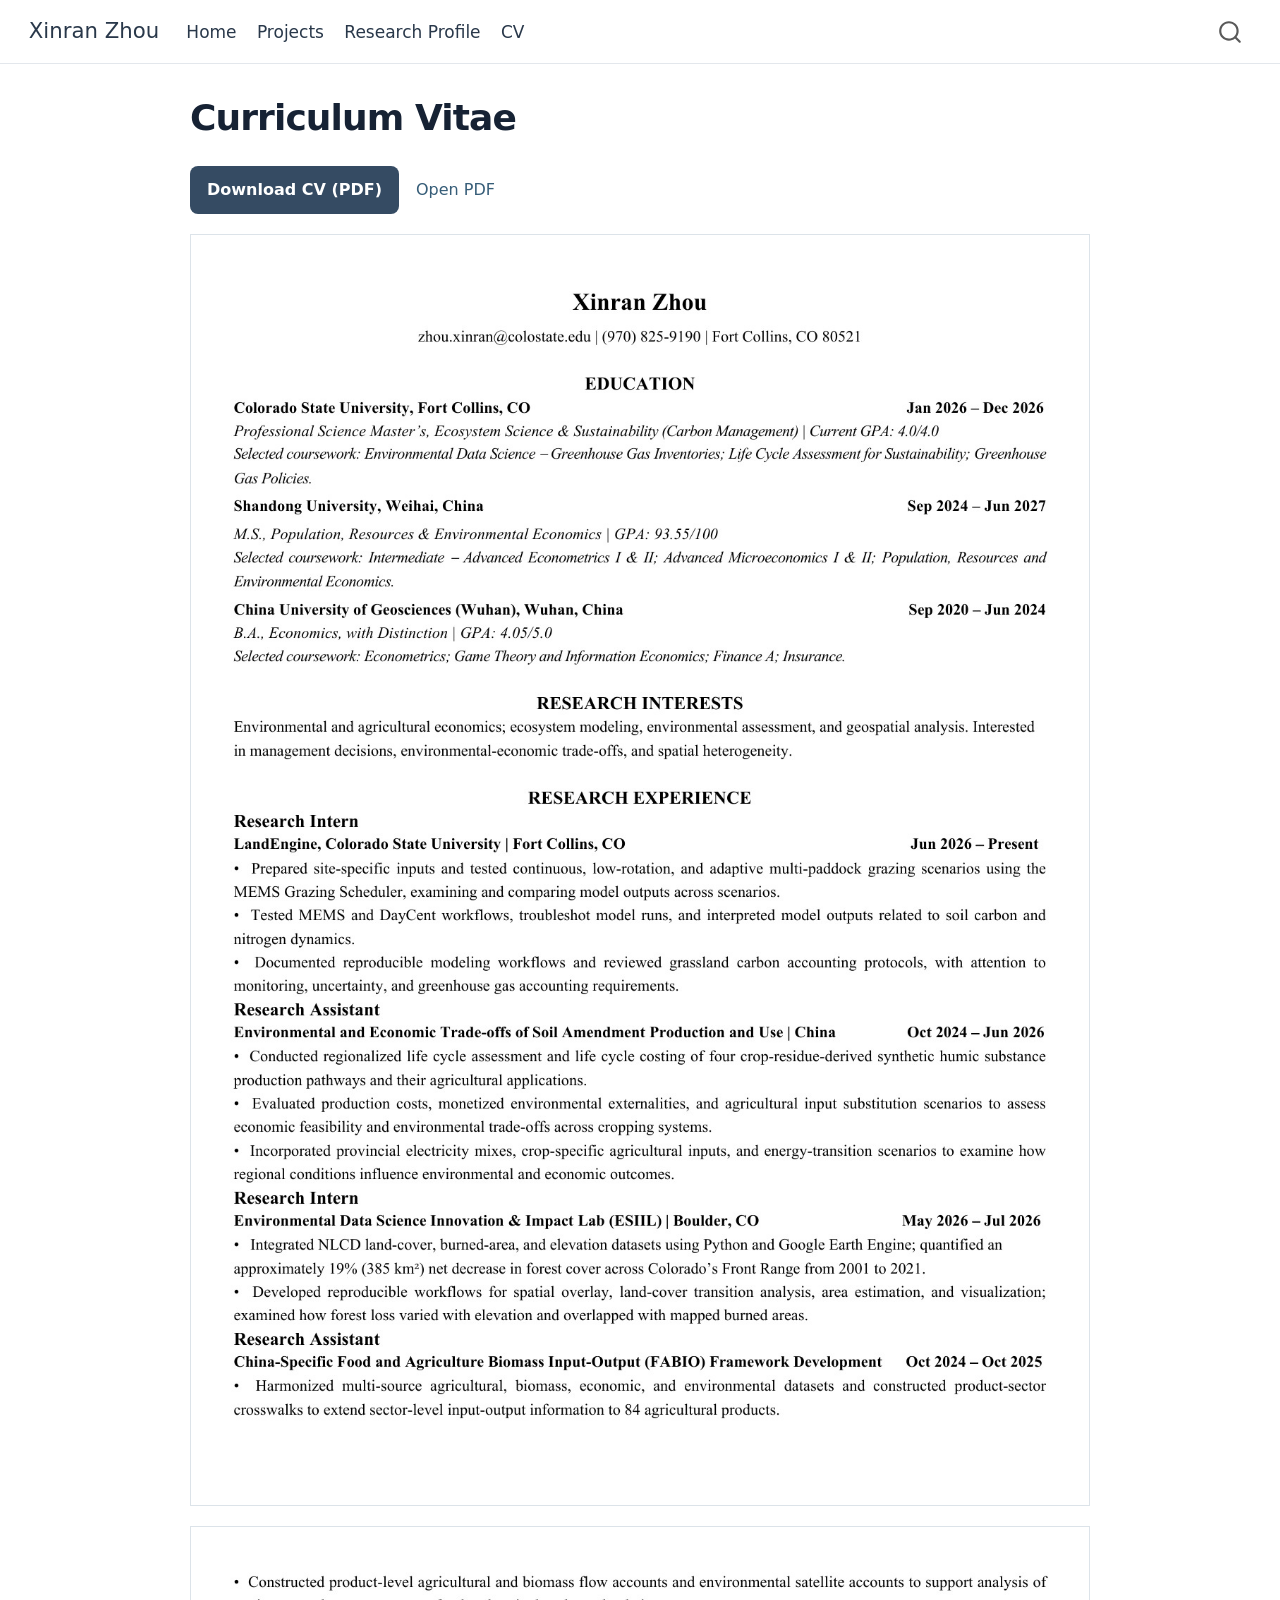
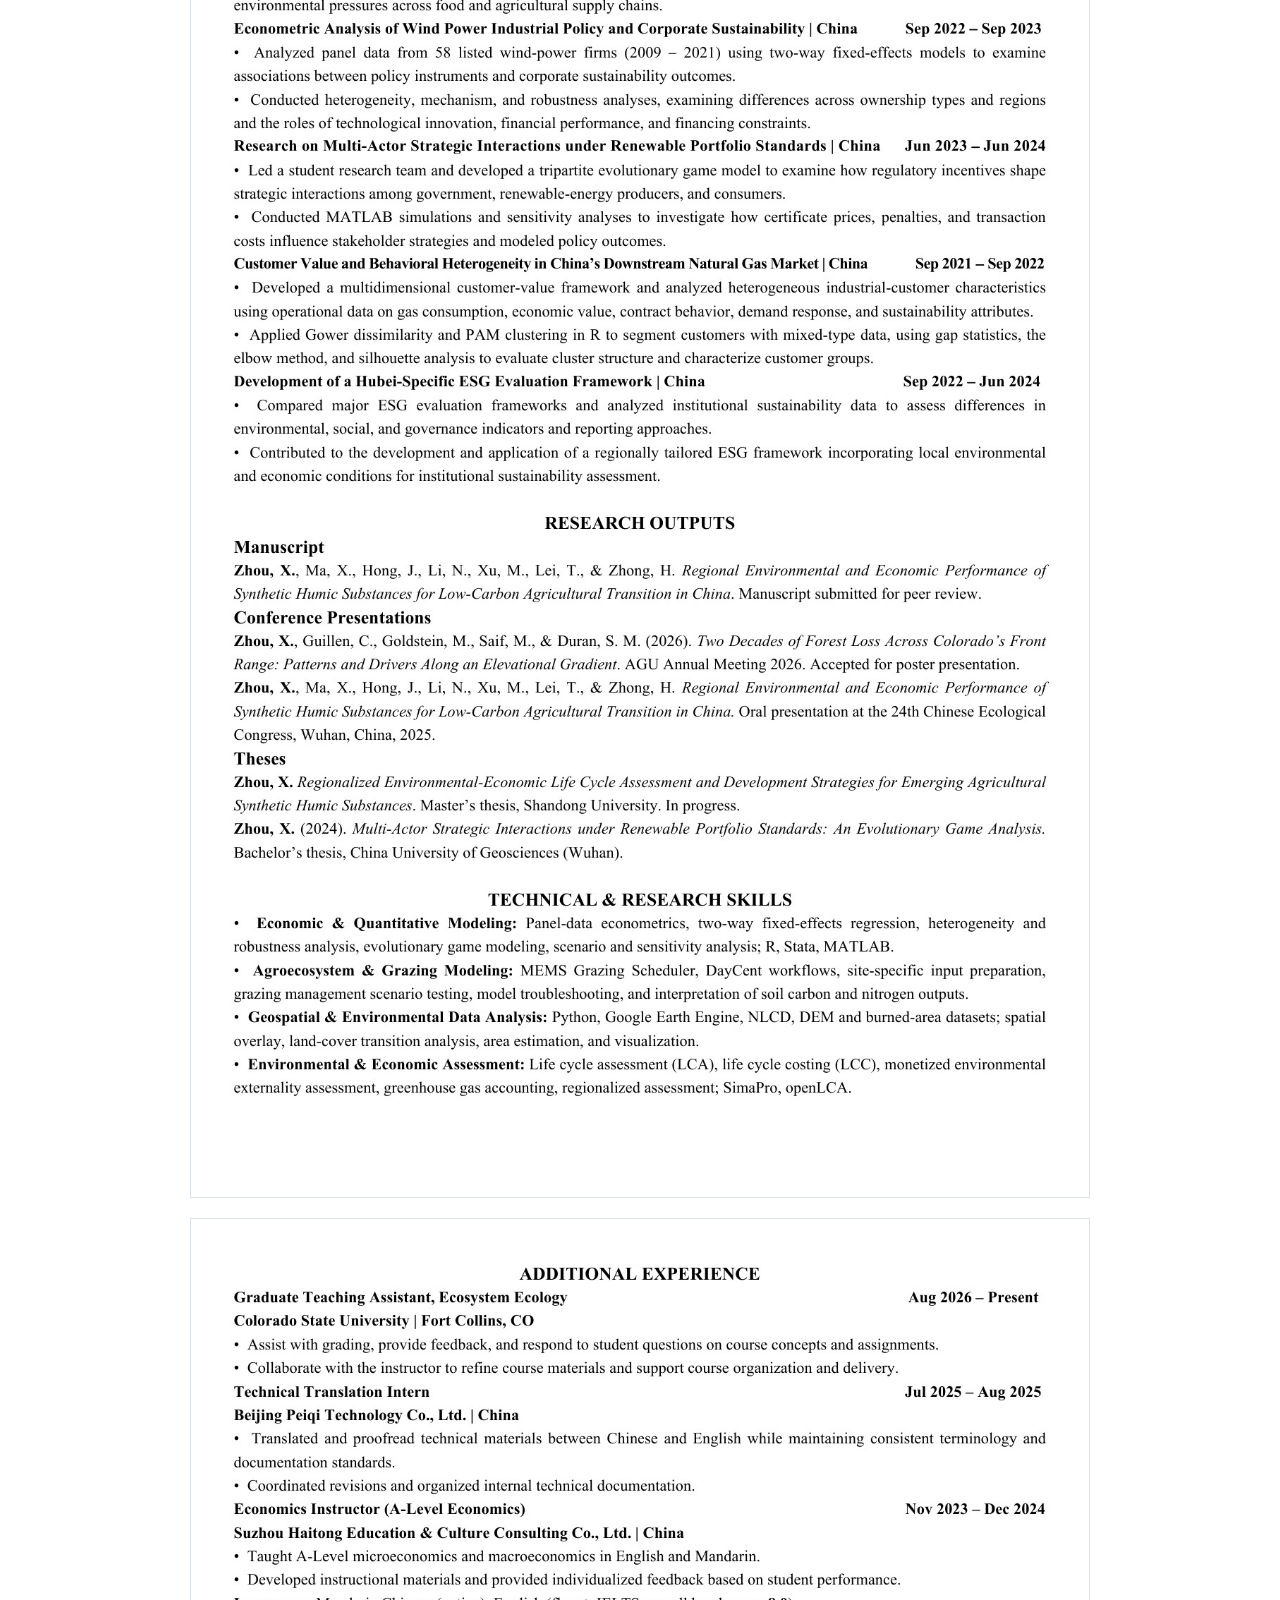
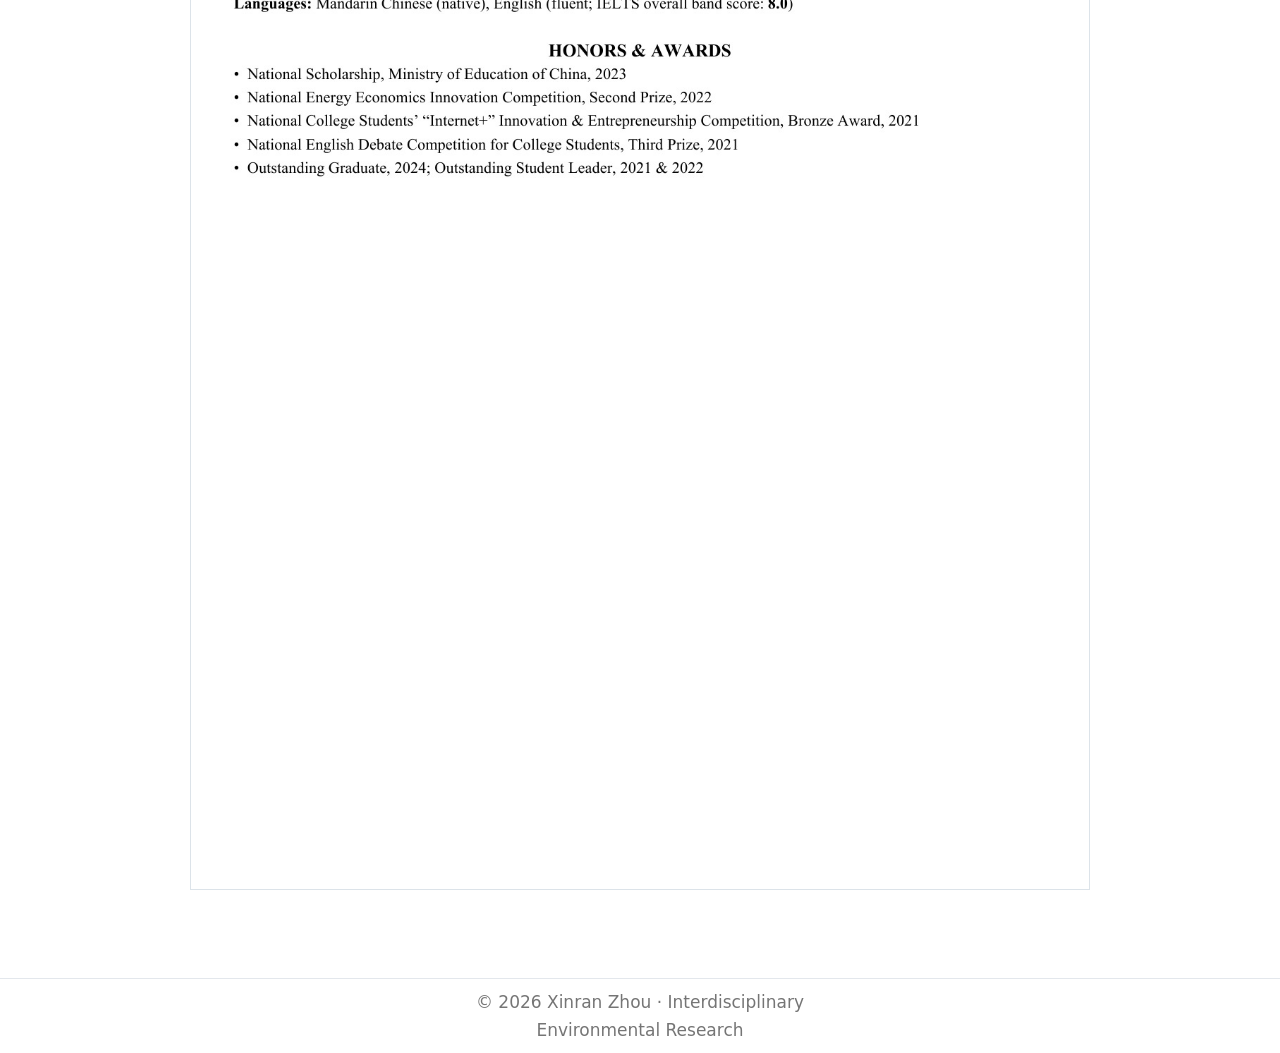
<file: docs/cv.html>
<!DOCTYPE html>
<html xmlns="http://www.w3.org/1999/xhtml" lang="en" xml:lang="en"><head>

<meta charset="utf-8">
<meta name="generator" content="quarto-1.9.36">

<meta name="viewport" content="width=device-width, initial-scale=1.0, user-scalable=yes">


<title>Curriculum Vitae – Xinran Zhou</title>
<style>
/* Default styles provided by pandoc.
** See https://pandoc.org/MANUAL.html#variables-for-html for config info.
*/
code{white-space: pre-wrap;}
span.smallcaps{font-variant: small-caps;}
div.columns{display: flex; gap: min(4vw, 1.5em);}
div.column{flex: auto; overflow-x: auto;}
div.hanging-indent{margin-left: 1.5em; text-indent: -1.5em;}
ul.task-list{list-style: none;}
ul.task-list li input[type="checkbox"] {
  width: 0.8em;
  margin: 0 0.8em 0.2em -1em; /* quarto-specific, see https://github.com/quarto-dev/quarto-cli/issues/4556 */ 
  vertical-align: middle;
}
</style>


<script src="site_libs/quarto-nav/quarto-nav.js"></script>
<script src="site_libs/clipboard/clipboard.min.js"></script>
<script src="site_libs/quarto-search/autocomplete.umd.js"></script>
<script src="site_libs/quarto-search/fuse.min.js"></script>
<script src="site_libs/quarto-search/quarto-search.js"></script>
<meta name="quarto:offset" content="./">
<script src="site_libs/quarto-html/quarto.js" type="module"></script>
<script src="site_libs/quarto-html/tabsets/tabsets.js" type="module"></script>
<script src="site_libs/quarto-html/popper.min.js"></script>
<script src="site_libs/quarto-html/tippy.umd.min.js"></script>
<script src="site_libs/quarto-html/anchor.min.js"></script>
<link href="site_libs/quarto-html/tippy.css" rel="stylesheet">
<link href="site_libs/quarto-html/quarto-syntax-highlighting-845c23b38eaddc0f92fda52bfe77a8c8.css" rel="stylesheet" id="quarto-text-highlighting-styles">
<script src="site_libs/bootstrap/bootstrap.min.js"></script>
<link href="site_libs/bootstrap/bootstrap-icons.css" rel="stylesheet">
<link href="site_libs/bootstrap/bootstrap-4a0616db53567be4a65104bf4abeed56.min.css" rel="stylesheet" append-hash="true" id="quarto-bootstrap" data-mode="light">
<script id="quarto-search-options" type="application/json">{
  "location": "navbar",
  "copy-button": false,
  "collapse-after": 3,
  "panel-placement": "end",
  "type": "overlay",
  "limit": 50,
  "keyboard-shortcut": [
    "f",
    "/",
    "s"
  ],
  "show-item-context": false,
  "language": {
    "search-no-results-text": "No results",
    "search-matching-documents-text": "matching documents",
    "search-copy-link-title": "Copy link to search",
    "search-hide-matches-text": "Hide additional matches",
    "search-more-match-text": "more match in this document",
    "search-more-matches-text": "more matches in this document",
    "search-clear-button-title": "Clear",
    "search-text-placeholder": "",
    "search-detached-cancel-button-title": "Cancel",
    "search-submit-button-title": "Submit",
    "search-label": "Search"
  }
}</script>
<style>html{ scroll-behavior: smooth; }</style>


<link rel="stylesheet" href="styles.css?v=20261115-audit">
</head>

<body class="nav-fixed quarto-light">

<div id="quarto-search-results"></div>
  <header id="quarto-header" class="headroom fixed-top">
    <nav class="navbar navbar-expand-lg " data-bs-theme="dark">
      <div class="navbar-container container-fluid">
      <div class="navbar-brand-container mx-auto">
    <a class="navbar-brand" href="./index.html">
    <span class="navbar-title">Xinran Zhou</span>
    </a>
  </div>
            <div id="quarto-search" class="" title="Search"></div>
          <button class="navbar-toggler" type="button" data-bs-toggle="collapse" data-bs-target="#navbarCollapse" aria-controls="navbarCollapse" role="menu" aria-expanded="false" aria-label="Toggle navigation" onclick="if (window.quartoToggleHeadroom) { window.quartoToggleHeadroom(); }">
  <span class="navbar-toggler-icon"></span>
</button>
          <div class="collapse navbar-collapse" id="navbarCollapse">
            <ul class="navbar-nav navbar-nav-scroll me-auto">
  <li class="nav-item">
    <a class="nav-link" href="./index.html"> 
<span class="menu-text">Home</span></a>
  </li>  
  <li class="nav-item">
    <a class="nav-link" href="./projects.html"> 
<span class="menu-text">Projects</span></a>
  </li>  
  <li class="nav-item"><a class="nav-link" href="./research-profile.html"><span class="menu-text">Research Profile</span></a></li>
<li class="nav-item">
    <a class="nav-link active" href="./cv.html" aria-current="page"> 
<span class="menu-text">CV</span></a>
  </li>  
</ul>
          </div> <!-- /navcollapse -->
            <div class="quarto-navbar-tools">
</div>
      </div> <!-- /container-fluid -->
    </nav>
</header>
<!-- content -->
<div id="quarto-content" class="quarto-container page-columns page-rows-contents page-layout-article page-navbar">
<!-- sidebar -->
<!-- margin-sidebar -->
    <div id="quarto-margin-sidebar" class="sidebar margin-sidebar">
        <nav id="TOC" role="doc-toc" class="toc-active">
    <h2 id="toc-title">On this page</h2>
   
  <ul class="collapse">
  <li><a href="#embedded-cv" id="toc-embedded-cv" class="nav-link active" data-scroll-target="#embedded-cv">Embedded CV</a></li>
  </ul>
</nav>
    </div>
<!-- main -->
<main class="content" id="quarto-document-content">
<div class="research-page cv-page"><h1>Curriculum Vitae</h1><div class="cv-download-row"><a class="research-button" href="Xinran_Zhou_Academic_CV.pdf?v=20261115-corrected" download="Xinran_Zhou_Academic_CV.pdf">Download CV (PDF)</a><a href="Xinran_Zhou_Academic_CV.pdf?v=20261115-corrected" target="_blank" rel="noopener">Open PDF</a></div><div class="cv-preview"><a class="cv-preview-page" href="Xinran_Zhou_Academic_CV.pdf?v=20261115-corrected#page=1" target="_blank" rel="noopener"><img src="assets/cv/cv-page-1.jpg?v=20261115-corrected" alt="Xinran Zhou CV, page 1 of 3" loading="eager"></a><a class="cv-preview-page" href="Xinran_Zhou_Academic_CV.pdf?v=20261115-corrected#page=2" target="_blank" rel="noopener"><img src="assets/cv/cv-page-2.jpg" alt="Xinran Zhou CV, page 2 of 3" loading="lazy"></a><a class="cv-preview-page" href="Xinran_Zhou_Academic_CV.pdf?v=20261115-corrected#page=3" target="_blank" rel="noopener"><img src="assets/cv/cv-page-3.jpg" alt="Xinran Zhou CV, page 3 of 3" loading="lazy"></a></div></div>
</main> <!-- /main -->
<script id="quarto-html-after-body" type="application/javascript">
  window.document.addEventListener("DOMContentLoaded", function (event) {
    const icon = "";
    const anchorJS = new window.AnchorJS();
    anchorJS.options = {
      placement: 'right',
      icon: icon
    };
    anchorJS.add('.anchored');
    const isCodeAnnotation = (el) => {
      for (const clz of el.classList) {
        if (clz.startsWith('code-annotation-')) {                     
          return true;
        }
      }
      return false;
    }
    const onCopySuccess = function(e) {
      // button target
      const button = e.trigger;
      // don't keep focus
      button.blur();
      // flash "checked"
      button.classList.add('code-copy-button-checked');
      var currentTitle = button.getAttribute("title");
      button.setAttribute("title", "Copied!");
      let tooltip;
      if (window.bootstrap) {
        button.setAttribute("data-bs-toggle", "tooltip");
        button.setAttribute("data-bs-placement", "left");
        button.setAttribute("data-bs-title", "Copied!");
        tooltip = new bootstrap.Tooltip(button, 
          { trigger: "manual", 
            customClass: "code-copy-button-tooltip",
            offset: [0, -8]});
        tooltip.show();    
      }
      setTimeout(function() {
        if (tooltip) {
          tooltip.hide();
          button.removeAttribute("data-bs-title");
          button.removeAttribute("data-bs-toggle");
          button.removeAttribute("data-bs-placement");
        }
        button.setAttribute("title", currentTitle);
        button.classList.remove('code-copy-button-checked');
      }, 1000);
      // clear code selection
      e.clearSelection();
    }
    const getTextToCopy = function(trigger) {
      const outerScaffold = trigger.parentElement.cloneNode(true);
      const codeEl = outerScaffold.querySelector('code');
      for (const childEl of codeEl.children) {
        if (isCodeAnnotation(childEl)) {
          childEl.remove();
        }
      }
      return codeEl.innerText;
    }
    const clipboard = new window.ClipboardJS('.code-copy-button:not([data-in-quarto-modal])', {
      text: getTextToCopy
    });
    clipboard.on('success', onCopySuccess);
    if (window.document.getElementById('quarto-embedded-source-code-modal')) {
      const clipboardModal = new window.ClipboardJS('.code-copy-button[data-in-quarto-modal]', {
        text: getTextToCopy,
        container: window.document.getElementById('quarto-embedded-source-code-modal')
      });
      clipboardModal.on('success', onCopySuccess);
    }
      var localhostRegex = new RegExp(/^(?:http|https):\/\/localhost\:?[0-9]*\//);
      var mailtoRegex = new RegExp(/^mailto:/);
        var filterRegex = new RegExp('/' + window.location.host + '/');
      var isInternal = (href) => {
          return filterRegex.test(href) || localhostRegex.test(href) || mailtoRegex.test(href);
      }
      // Inspect non-navigation links and adorn them if external
     var links = window.document.querySelectorAll('a[href]:not(.nav-link):not(.navbar-brand):not(.toc-action):not(.sidebar-link):not(.sidebar-item-toggle):not(.pagination-link):not(.no-external):not([aria-hidden]):not(.dropdown-item):not(.quarto-navigation-tool):not(.about-link)');
      for (var i=0; i<links.length; i++) {
        const link = links[i];
        if (!isInternal(link.href)) {
          // undo the damage that might have been done by quarto-nav.js in the case of
          // links that we want to consider external
          if (link.dataset.originalHref !== undefined) {
            link.href = link.dataset.originalHref;
          }
            // target, if specified
            link.setAttribute("target", "_blank");
            if (link.getAttribute("rel") === null) {
              link.setAttribute("rel", "noopener");
            }
        }
      }
    function tippyHover(el, contentFn, onTriggerFn, onUntriggerFn) {
      const config = {
        allowHTML: true,
        maxWidth: 500,
        delay: 100,
        arrow: false,
        appendTo: function(el) {
            return el.parentElement;
        },
        interactive: true,
        interactiveBorder: 10,
        theme: 'quarto',
        placement: 'bottom-start',
      };
      if (contentFn) {
        config.content = contentFn;
      }
      if (onTriggerFn) {
        config.onTrigger = onTriggerFn;
      }
      if (onUntriggerFn) {
        config.onUntrigger = onUntriggerFn;
      }
      window.tippy(el, config); 
    }
    const noterefs = window.document.querySelectorAll('a[role="doc-noteref"]');
    for (var i=0; i<noterefs.length; i++) {
      const ref = noterefs[i];
      tippyHover(ref, function() {
        // use id or data attribute instead here
        let href = ref.getAttribute('data-footnote-href') || ref.getAttribute('href');
        try { href = new URL(href).hash; } catch {}
        const id = href.replace(/^#\/?/, "");
        const note = window.document.getElementById(id);
        if (note) {
          return note.innerHTML;
        } else {
          return "";
        }
      });
    }
    const xrefs = window.document.querySelectorAll('a.quarto-xref');
    const processXRef = (id, note) => {
      // Strip column container classes
      const stripColumnClz = (el) => {
        el.classList.remove("page-full", "page-columns");
        if (el.children) {
          for (const child of el.children) {
            stripColumnClz(child);
          }
        }
      }
      stripColumnClz(note)
      if (id === null || id.startsWith('sec-')) {
        // Special case sections, only their first couple elements
        const container = document.createElement("div");
        if (note.children && note.children.length > 2) {
          container.appendChild(note.children[0].cloneNode(true));
          for (let i = 1; i < note.children.length; i++) {
            const child = note.children[i];
            if (child.tagName === "P" && child.innerText === "") {
              continue;
            } else {
              container.appendChild(child.cloneNode(true));
              break;
            }
          }
          if (window.Quarto?.typesetMath) {
            window.Quarto.typesetMath(container);
          }
          return container.innerHTML
        } else {
          if (window.Quarto?.typesetMath) {
            window.Quarto.typesetMath(note);
          }
          return note.innerHTML;
        }
      } else {
        // Remove any anchor links if they are present
        const anchorLink = note.querySelector('a.anchorjs-link');
        if (anchorLink) {
          anchorLink.remove();
        }
        if (window.Quarto?.typesetMath) {
          window.Quarto.typesetMath(note);
        }
        if (note.classList.contains("callout")) {
          return note.outerHTML;
        } else {
          return note.innerHTML;
        }
      }
    }
    for (var i=0; i<xrefs.length; i++) {
      const xref = xrefs[i];
      tippyHover(xref, undefined, function(instance) {
        instance.disable();
        let url = xref.getAttribute('href');
        let hash = undefined; 
        if (url.startsWith('#')) {
          hash = url;
        } else {
          try { hash = new URL(url).hash; } catch {}
        }
        if (hash) {
          const id = hash.replace(/^#\/?/, "");
          const note = window.document.getElementById(id);
          if (note !== null) {
            try {
              const html = processXRef(id, note.cloneNode(true));
              instance.setContent(html);
            } finally {
              instance.enable();
              instance.show();
            }
          } else {
            // See if we can fetch this
            fetch(url.split('#')[0])
            .then(res => res.text())
            .then(html => {
              const parser = new DOMParser();
              const htmlDoc = parser.parseFromString(html, "text/html");
              const note = htmlDoc.getElementById(id);
              if (note !== null) {
                const html = processXRef(id, note);
                instance.setContent(html);
              } 
            }).finally(() => {
              instance.enable();
              instance.show();
            });
          }
        } else {
          // See if we can fetch a full url (with no hash to target)
          // This is a special case and we should probably do some content thinning / targeting
          fetch(url)
          .then(res => res.text())
          .then(html => {
            const parser = new DOMParser();
            const htmlDoc = parser.parseFromString(html, "text/html");
            const note = htmlDoc.querySelector('main.content');
            if (note !== null) {
              // This should only happen for chapter cross references
              // (since there is no id in the URL)
              // remove the first header
              if (note.children.length > 0 && note.children[0].tagName === "HEADER") {
                note.children[0].remove();
              }
              const html = processXRef(null, note);
              instance.setContent(html);
            } 
          }).finally(() => {
            instance.enable();
            instance.show();
          });
        }
      }, function(instance) {
      });
    }
        let selectedAnnoteEl;
        const selectorForAnnotation = ( cell, annotation) => {
          let cellAttr = 'data-code-cell="' + cell + '"';
          let lineAttr = 'data-code-annotation="' +  annotation + '"';
          const selector = 'span[' + cellAttr + '][' + lineAttr + ']';
          return selector;
        }
        const selectCodeLines = (annoteEl) => {
          const doc = window.document;
          const targetCell = annoteEl.getAttribute("data-target-cell");
          const targetAnnotation = annoteEl.getAttribute("data-target-annotation");
          const annoteSpan = window.document.querySelector(selectorForAnnotation(targetCell, targetAnnotation));
          const lines = annoteSpan.getAttribute("data-code-lines").split(",");
          const lineIds = lines.map((line) => {
            return targetCell + "-" + line;
          })
          let top = null;
          let height = null;
          let parent = null;
          if (lineIds.length > 0) {
              //compute the position of the single el (top and bottom and make a div)
              const el = window.document.getElementById(lineIds[0]);
              top = el.offsetTop;
              height = el.offsetHeight;
              parent = el.parentElement.parentElement;
            if (lineIds.length > 1) {
              const lastEl = window.document.getElementById(lineIds[lineIds.length - 1]);
              const bottom = lastEl.offsetTop + lastEl.offsetHeight;
              height = bottom - top;
            }
            if (top !== null && height !== null && parent !== null) {
              // cook up a div (if necessary) and position it 
              let div = window.document.getElementById("code-annotation-line-highlight");
              if (div === null) {
                div = window.document.createElement("div");
                div.setAttribute("id", "code-annotation-line-highlight");
                div.style.position = 'absolute';
                parent.appendChild(div);
              }
              div.style.top = top - 2 + "px";
              div.style.height = height + 4 + "px";
              div.style.left = 0;
              let gutterDiv = window.document.getElementById("code-annotation-line-highlight-gutter");
              if (gutterDiv === null) {
                gutterDiv = window.document.createElement("div");
                gutterDiv.setAttribute("id", "code-annotation-line-highlight-gutter");
                gutterDiv.style.position = 'absolute';
                const codeCell = window.document.getElementById(targetCell);
                const gutter = codeCell.querySelector('.code-annotation-gutter');
                gutter.appendChild(gutterDiv);
              }
              gutterDiv.style.top = top - 2 + "px";
              gutterDiv.style.height = height + 4 + "px";
            }
            selectedAnnoteEl = annoteEl;
          }
        };
        const unselectCodeLines = () => {
          const elementsIds = ["code-annotation-line-highlight", "code-annotation-line-highlight-gutter"];
          elementsIds.forEach((elId) => {
            const div = window.document.getElementById(elId);
            if (div) {
              div.remove();
            }
          });
          selectedAnnoteEl = undefined;
        };
          // Handle positioning of the toggle
      window.addEventListener(
        "resize",
        throttle(() => {
          elRect = undefined;
          if (selectedAnnoteEl) {
            selectCodeLines(selectedAnnoteEl);
          }
        }, 10)
      );
      function throttle(fn, ms) {
      let throttle = false;
      let timer;
        return (...args) => {
          if(!throttle) { // first call gets through
              fn.apply(this, args);
              throttle = true;
          } else { // all the others get throttled
              if(timer) clearTimeout(timer); // cancel #2
              timer = setTimeout(() => {
                fn.apply(this, args);
                timer = throttle = false;
              }, ms);
          }
        };
      }
        // Attach click handler to the DT
        const annoteDls = window.document.querySelectorAll('dt[data-target-cell]');
        for (const annoteDlNode of annoteDls) {
          annoteDlNode.addEventListener('click', (event) => {
            const clickedEl = event.target;
            if (clickedEl !== selectedAnnoteEl) {
              unselectCodeLines();
              const activeEl = window.document.querySelector('dt[data-target-cell].code-annotation-active');
              if (activeEl) {
                activeEl.classList.remove('code-annotation-active');
              }
              selectCodeLines(clickedEl);
              clickedEl.classList.add('code-annotation-active');
            } else {
              // Unselect the line
              unselectCodeLines();
              clickedEl.classList.remove('code-annotation-active');
            }
          });
        }
    const findCites = (el) => {
      const parentEl = el.parentElement;
      if (parentEl) {
        const cites = parentEl.dataset.cites;
        if (cites) {
          return {
            el,
            cites: cites.split(' ')
          };
        } else {
          return findCites(el.parentElement)
        }
      } else {
        return undefined;
      }
    };
    var bibliorefs = window.document.querySelectorAll('a[role="doc-biblioref"]');
    for (var i=0; i<bibliorefs.length; i++) {
      const ref = bibliorefs[i];
      const citeInfo = findCites(ref);
      if (citeInfo) {
        tippyHover(citeInfo.el, function() {
          var popup = window.document.createElement('div');
          citeInfo.cites.forEach(function(cite) {
            var citeDiv = window.document.createElement('div');
            citeDiv.classList.add('hanging-indent');
            citeDiv.classList.add('csl-entry');
            var biblioDiv = window.document.getElementById('ref-' + cite);
            if (biblioDiv) {
              citeDiv.innerHTML = biblioDiv.innerHTML;
            }
            popup.appendChild(citeDiv);
          });
          return popup.innerHTML;
        });
      }
    }
  });
  </script>
</div> <!-- /content -->
<footer class="footer">
  <div class="nav-footer">
    <div class="nav-footer-left">
      &nbsp;
    </div>   
    <div class="nav-footer-center">
<p>© 2026 Xinran Zhou · Interdisciplinary Environmental Research</p>
</div>
    <div class="nav-footer-right">
      &nbsp;
    </div>
  </div>
</footer>




<script src="site_libs/quarto-html/zenscroll-min.js"></script>
</body></html>
</file>
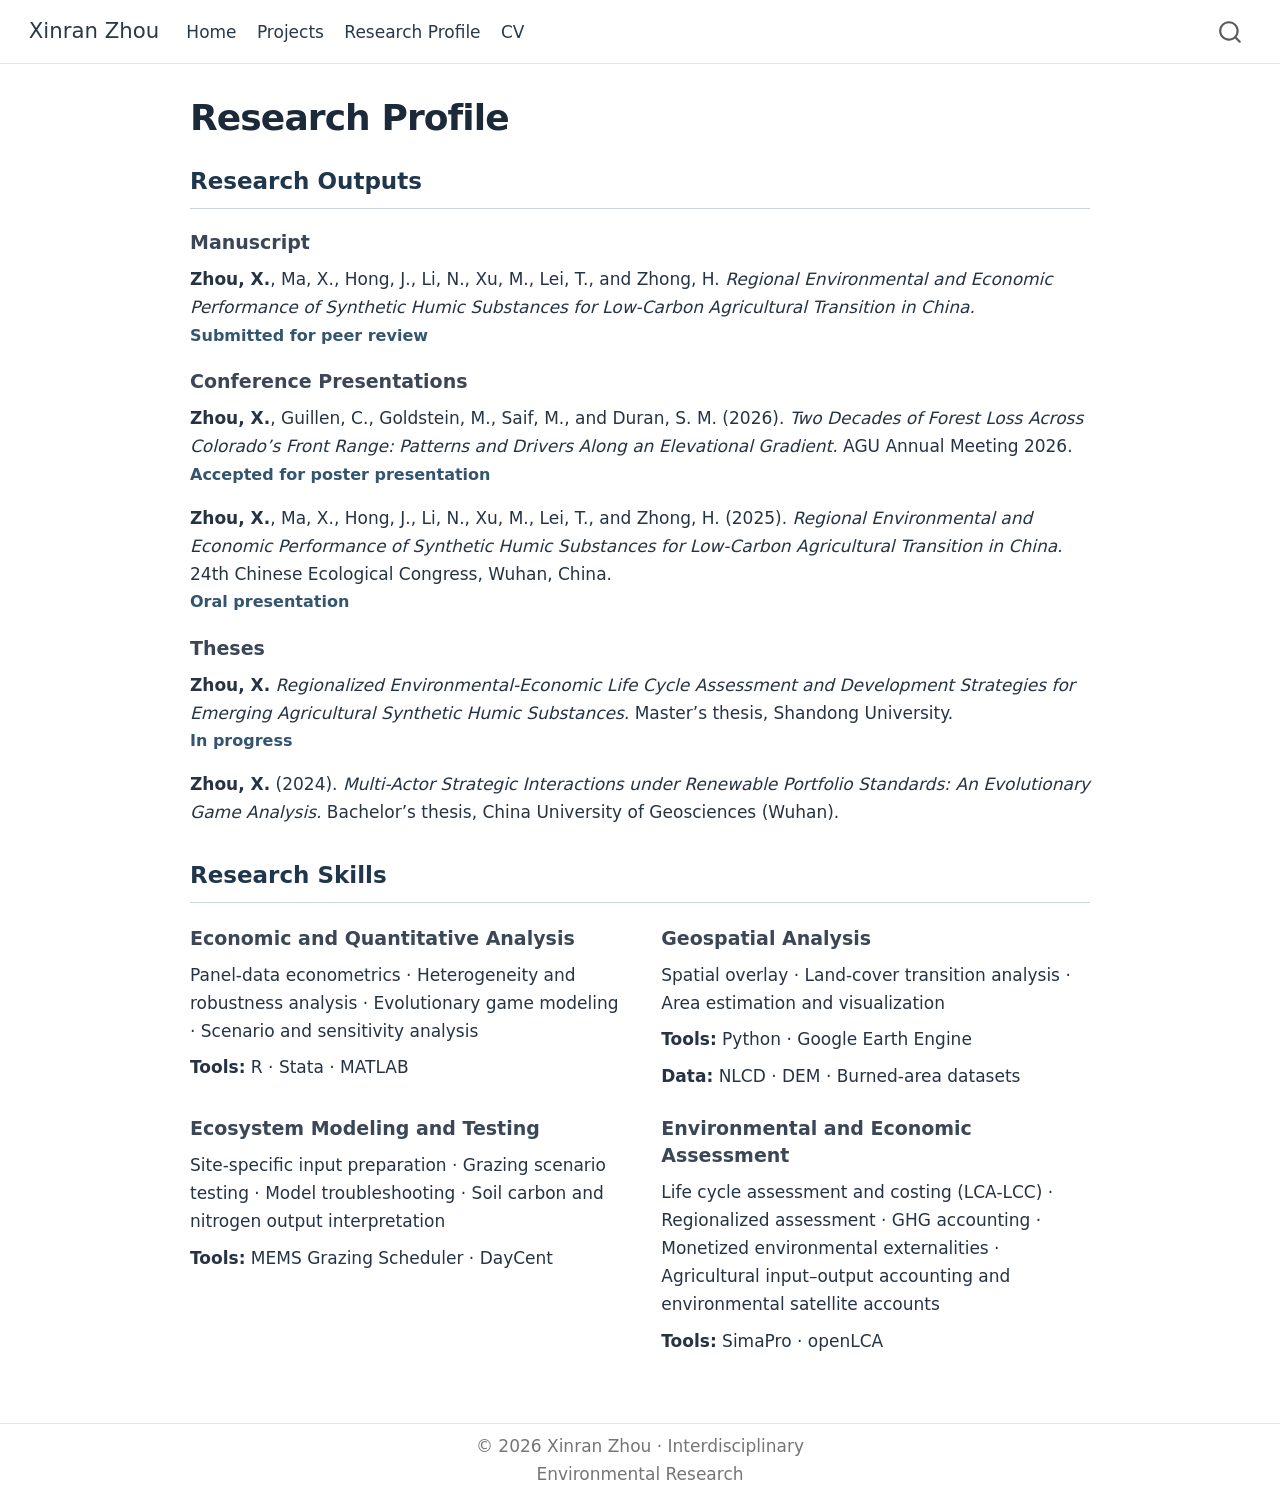
<file: docs/outputs.html>
<!doctype html><html lang="en"><head><meta charset="utf-8"><meta name="viewport" content="width=device-width,initial-scale=1"><title>Research Profile – Xinran Zhou</title><link rel="canonical" href="https://xinranzhou2059.github.io/research-profile.html"></head><body><p><a href="research-profile.html#outputs">View Research Outputs</a></p><script>location.replace("research-profile.html"+(location.hash||"#outputs"));</script></body></html>
</file>
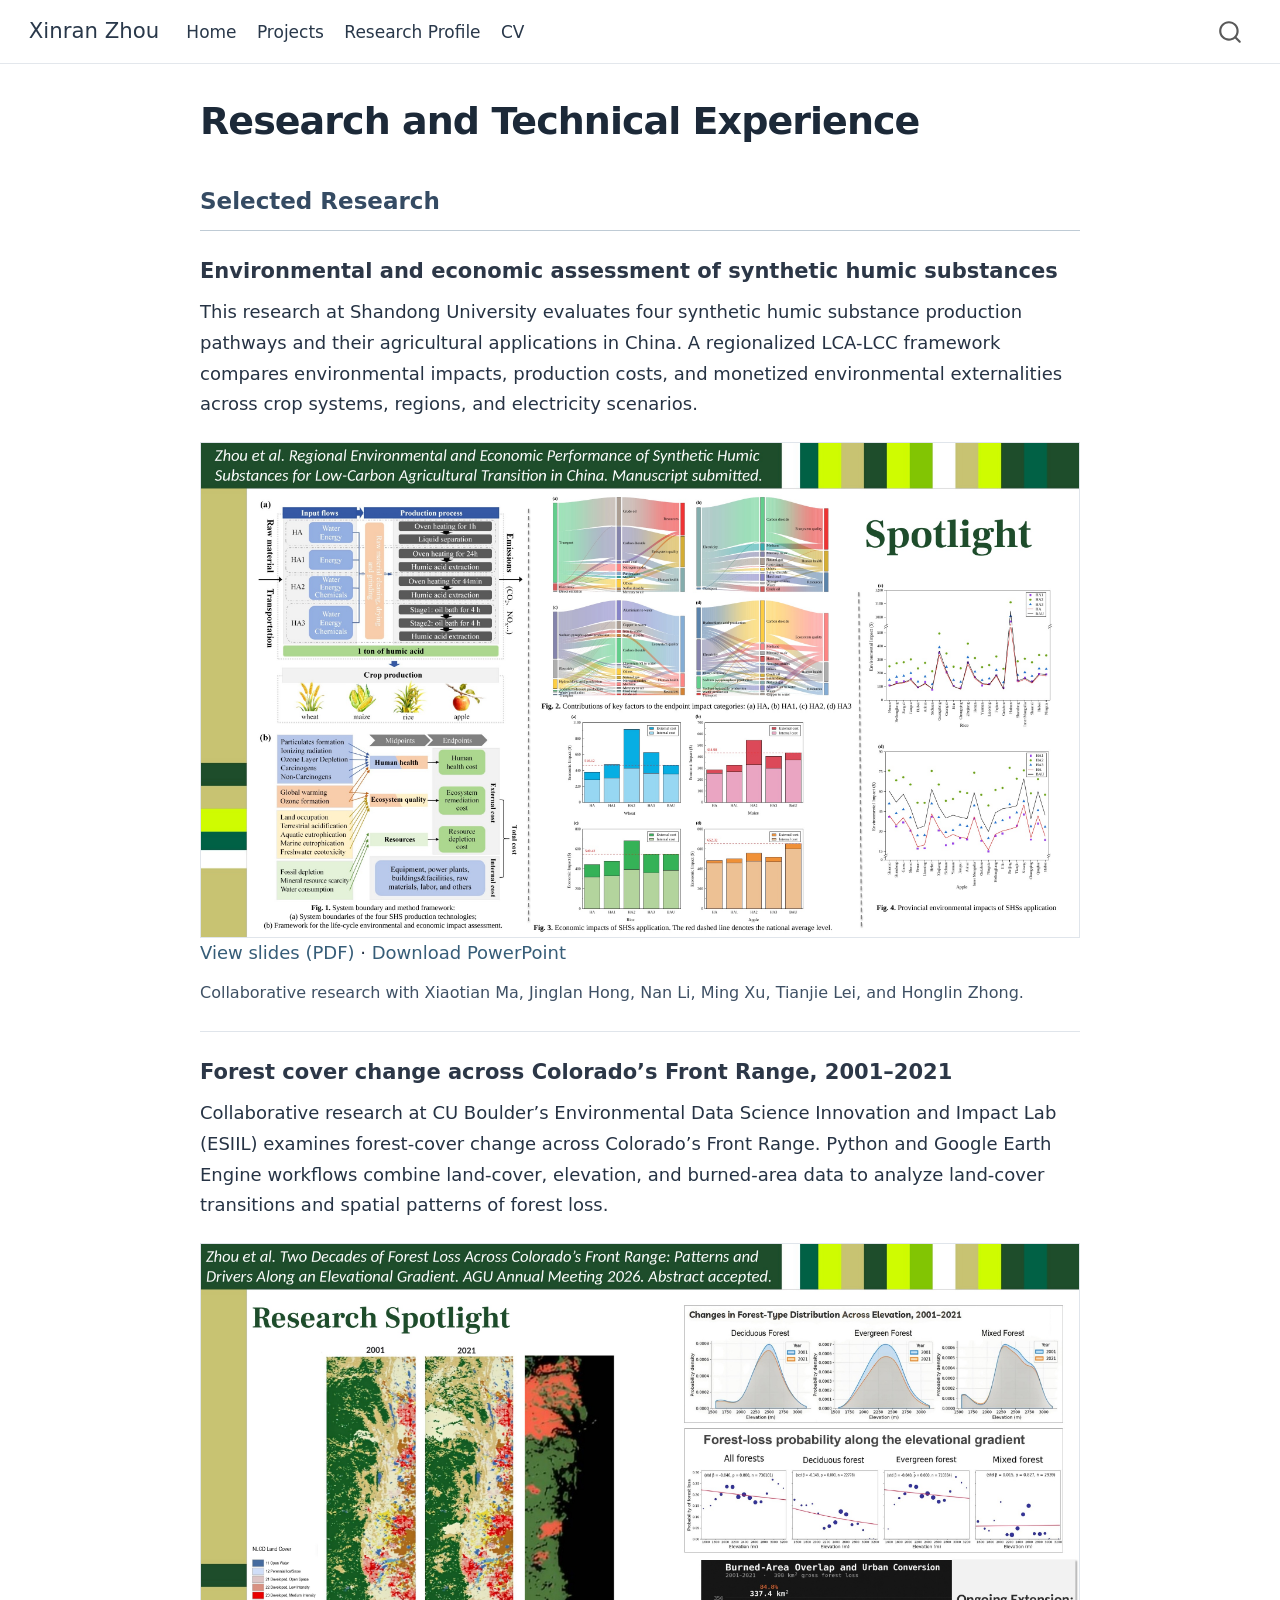
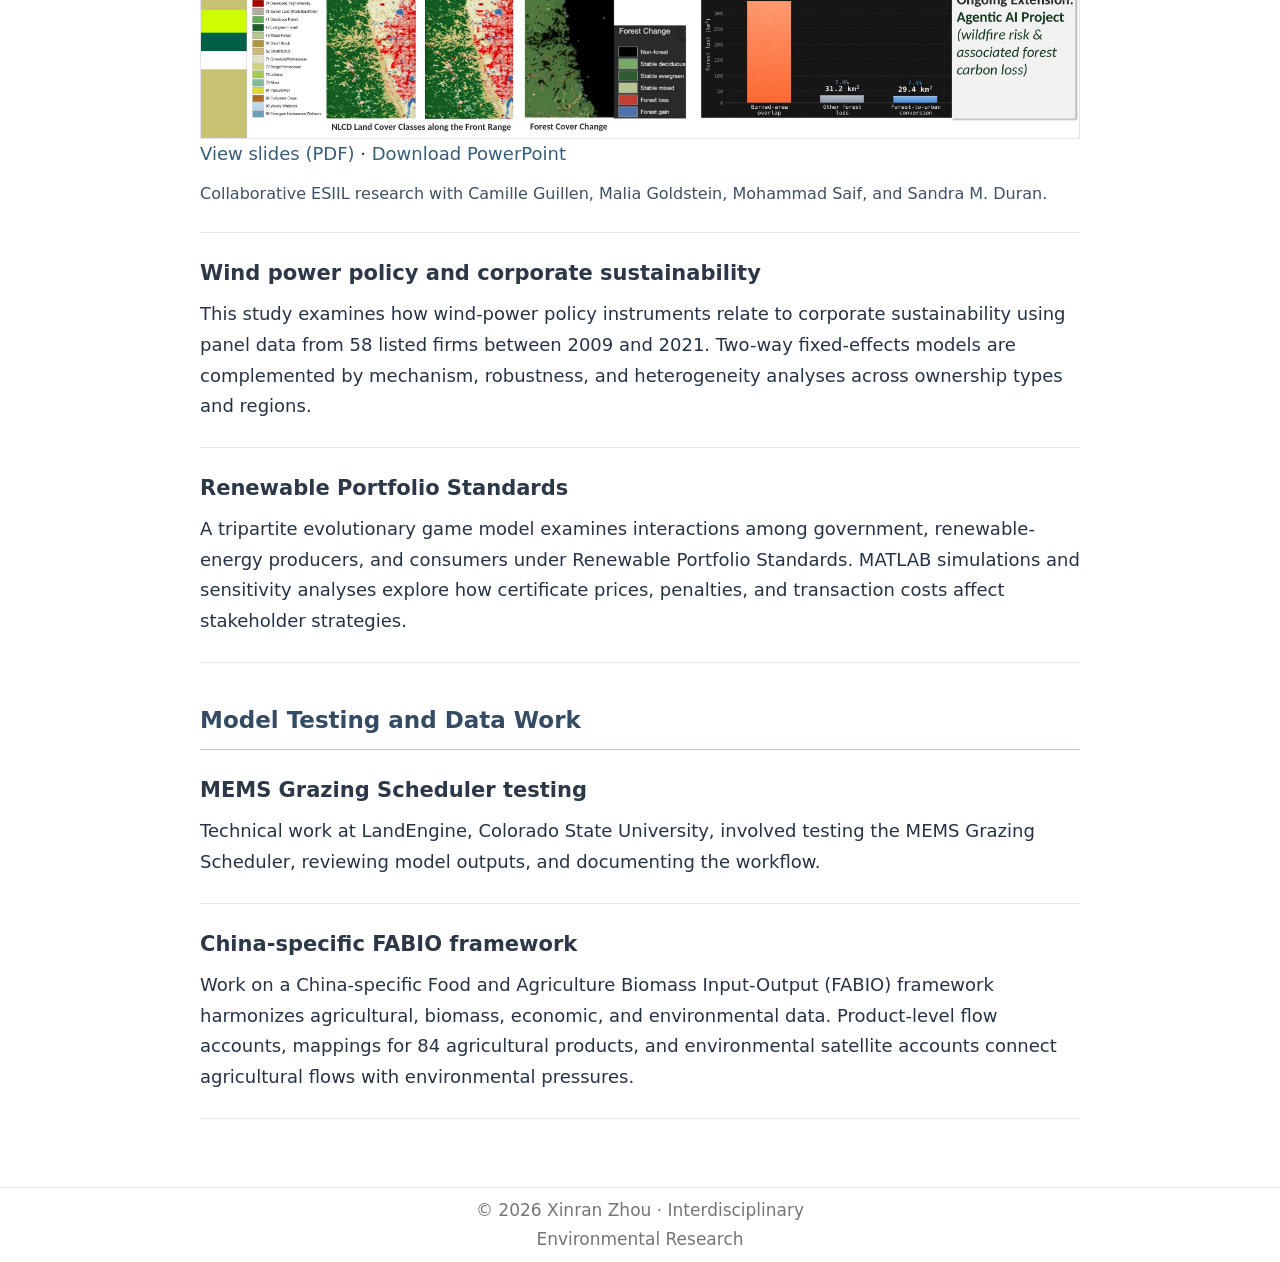
<file: docs/portfolio.html>
<!doctype html><html lang="en"><head><meta charset="utf-8"><meta name="viewport" content="width=device-width,initial-scale=1"><title>Projects – Xinran Zhou</title><link rel="canonical" href="https://xinranzhou2059.github.io/projects.html"></head><body><p>Research and project work has moved to <a href="projects.html">Projects</a>.</p><script>const sections={forest:"esiil",soil:"shs",grazing:"landengine"};const old=location.hash.slice(1);location.replace("projects.html"+(sections[old]?"#"+sections[old]:""));</script></body></html>
</file>
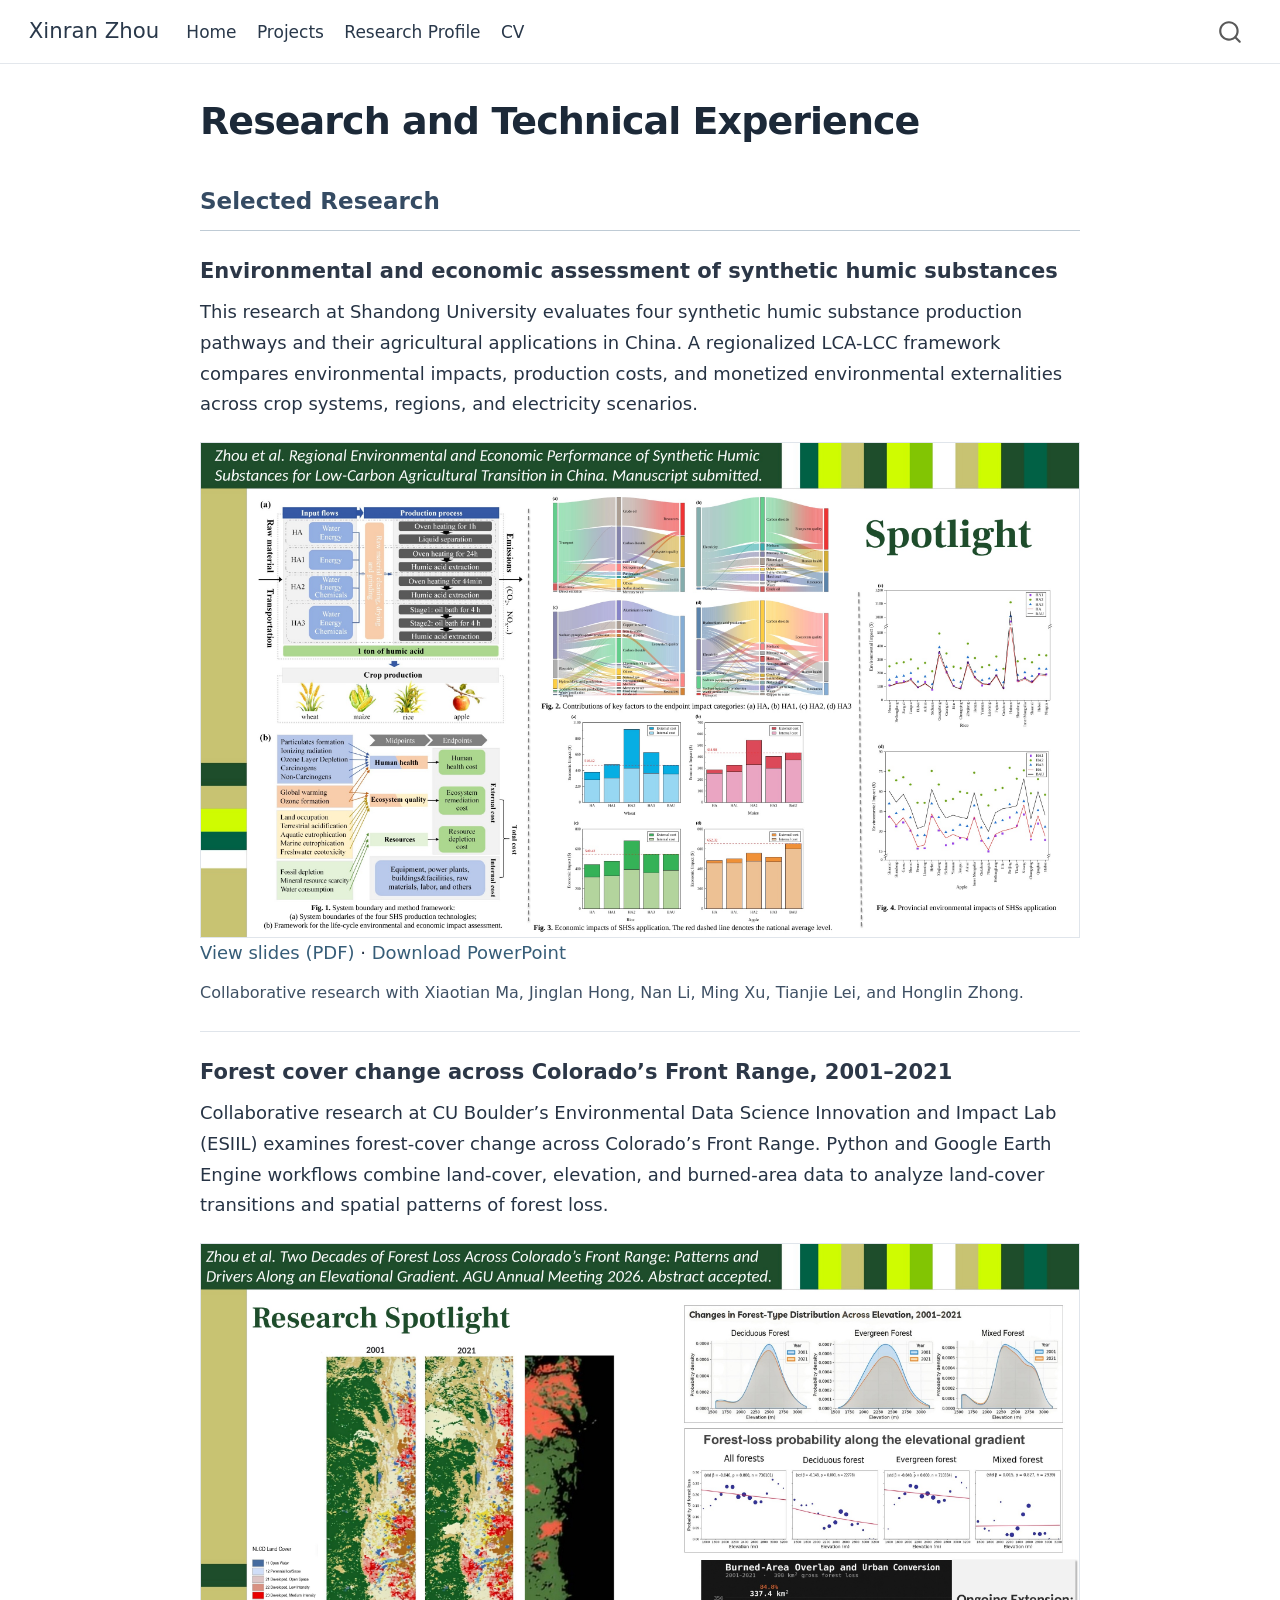
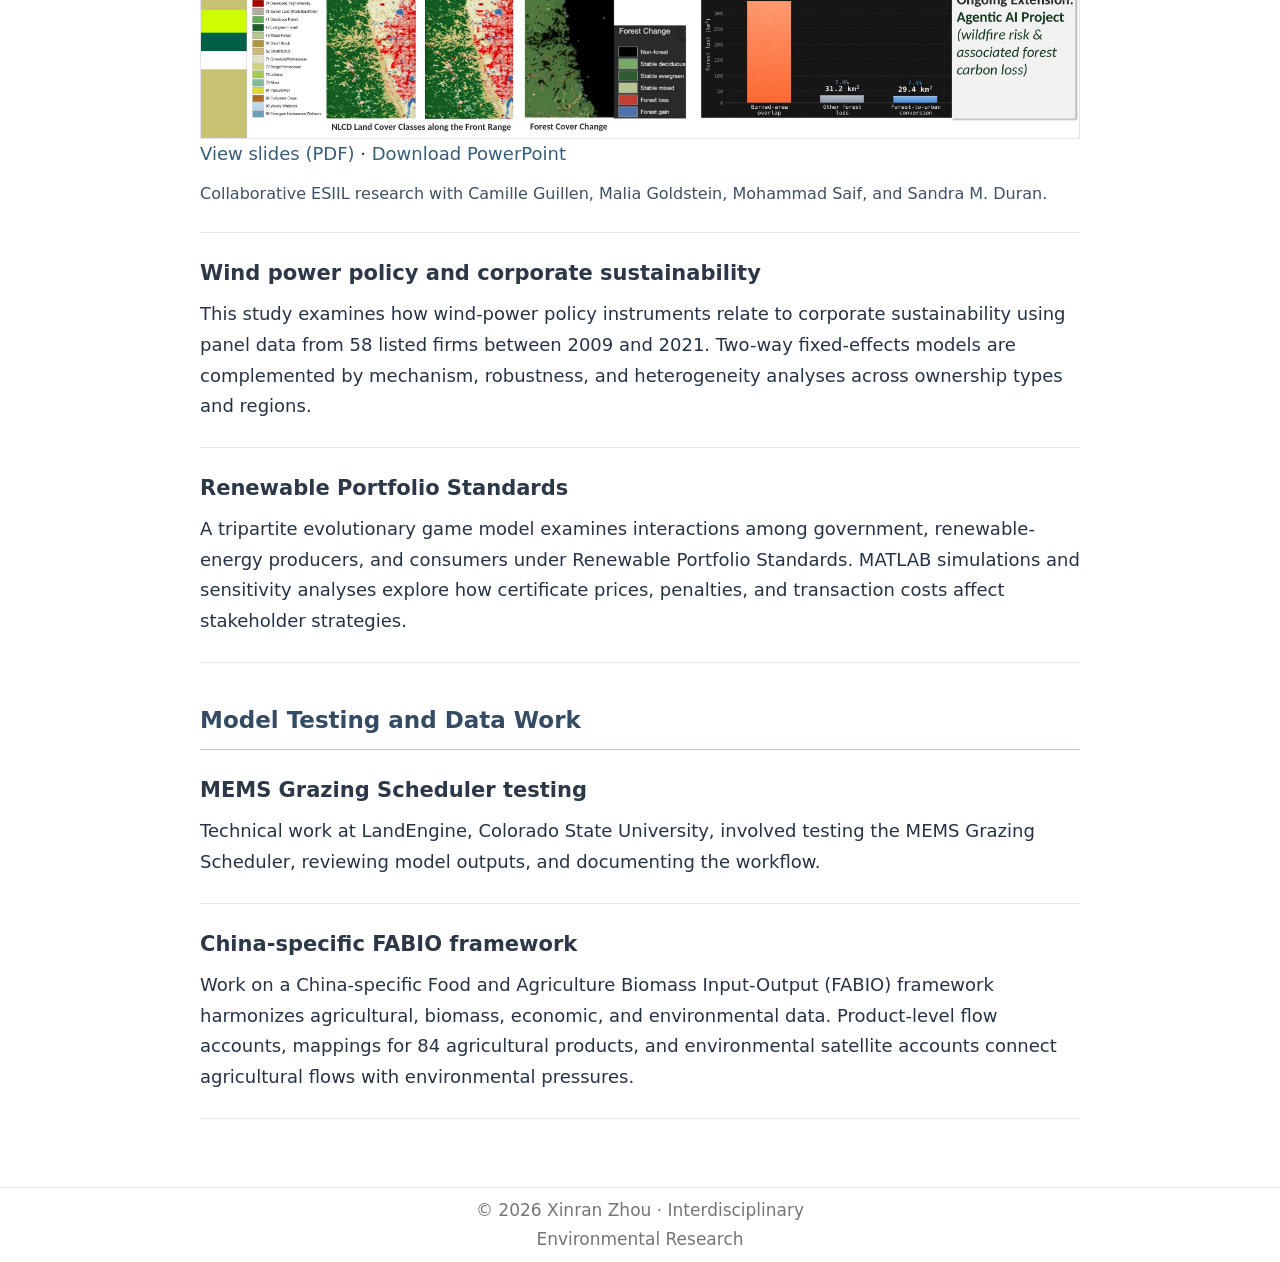
<file: docs/projects.html>
<!DOCTYPE html>
<html xmlns="http://www.w3.org/1999/xhtml" lang="en" xml:lang="en"><head>

<meta charset="utf-8">
<meta name="generator" content="quarto-1.9.36">

<meta name="viewport" content="width=device-width, initial-scale=1.0, user-scalable=yes">


<title>Research and Technical Experience – Xinran Zhou</title>
<style>
/* Default styles provided by pandoc.
** See https://pandoc.org/MANUAL.html#variables-for-html for config info.
*/
code{white-space: pre-wrap;}
span.smallcaps{font-variant: small-caps;}
div.columns{display: flex; gap: min(4vw, 1.5em);}
div.column{flex: auto; overflow-x: auto;}
div.hanging-indent{margin-left: 1.5em; text-indent: -1.5em;}
ul.task-list{list-style: none;}
ul.task-list li input[type="checkbox"] {
  width: 0.8em;
  margin: 0 0.8em 0.2em -1em; /* quarto-specific, see https://github.com/quarto-dev/quarto-cli/issues/4556 */ 
  vertical-align: middle;
}
</style>


<script src="site_libs/quarto-nav/quarto-nav.js"></script>
<script src="site_libs/clipboard/clipboard.min.js"></script>
<script src="site_libs/quarto-search/autocomplete.umd.js"></script>
<script src="site_libs/quarto-search/fuse.min.js"></script>
<script src="site_libs/quarto-search/quarto-search.js"></script>
<meta name="quarto:offset" content="./">
<script src="site_libs/quarto-html/quarto.js" type="module"></script>
<script src="site_libs/quarto-html/tabsets/tabsets.js" type="module"></script>
<script src="site_libs/quarto-html/popper.min.js"></script>
<script src="site_libs/quarto-html/tippy.umd.min.js"></script>
<script src="site_libs/quarto-html/anchor.min.js"></script>
<link href="site_libs/quarto-html/tippy.css" rel="stylesheet">
<link href="site_libs/quarto-html/quarto-syntax-highlighting-845c23b38eaddc0f92fda52bfe77a8c8.css" rel="stylesheet" id="quarto-text-highlighting-styles">
<script src="site_libs/bootstrap/bootstrap.min.js"></script>
<link href="site_libs/bootstrap/bootstrap-icons.css" rel="stylesheet">
<link href="site_libs/bootstrap/bootstrap-4a0616db53567be4a65104bf4abeed56.min.css" rel="stylesheet" append-hash="true" id="quarto-bootstrap" data-mode="light">
<script id="quarto-search-options" type="application/json">{
  "location": "navbar",
  "copy-button": false,
  "collapse-after": 3,
  "panel-placement": "end",
  "type": "overlay",
  "limit": 50,
  "keyboard-shortcut": [
    "f",
    "/",
    "s"
  ],
  "show-item-context": false,
  "language": {
    "search-no-results-text": "No results",
    "search-matching-documents-text": "matching documents",
    "search-copy-link-title": "Copy link to search",
    "search-hide-matches-text": "Hide additional matches",
    "search-more-match-text": "more match in this document",
    "search-more-matches-text": "more matches in this document",
    "search-clear-button-title": "Clear",
    "search-text-placeholder": "",
    "search-detached-cancel-button-title": "Cancel",
    "search-submit-button-title": "Submit",
    "search-label": "Search"
  }
}</script>
<style>html{ scroll-behavior: smooth; }</style>


<link rel="stylesheet" href="styles.css?v=20261115-audit">
</head>

<body class="nav-fixed quarto-light">

<div id="quarto-search-results"></div>
  <header id="quarto-header" class="headroom fixed-top">
    <nav class="navbar navbar-expand-lg " data-bs-theme="dark">
      <div class="navbar-container container-fluid">
      <div class="navbar-brand-container mx-auto">
    <a class="navbar-brand" href="./index.html">
    <span class="navbar-title">Xinran Zhou</span>
    </a>
  </div>
            <div id="quarto-search" class="" title="Search"></div>
          <button class="navbar-toggler" type="button" data-bs-toggle="collapse" data-bs-target="#navbarCollapse" aria-controls="navbarCollapse" role="menu" aria-expanded="false" aria-label="Toggle navigation" onclick="if (window.quartoToggleHeadroom) { window.quartoToggleHeadroom(); }">
  <span class="navbar-toggler-icon"></span>
</button>
          <div class="collapse navbar-collapse" id="navbarCollapse">
            <ul class="navbar-nav navbar-nav-scroll me-auto">
  <li class="nav-item">
    <a class="nav-link" href="./index.html"> 
<span class="menu-text">Home</span></a>
  </li>  
  <li class="nav-item">
    <a class="nav-link active" href="./projects.html" aria-current="page"> 
<span class="menu-text">Projects</span></a>
  </li>  
  <li class="nav-item"><a class="nav-link" href="./research-profile.html"><span class="menu-text">Research Profile</span></a></li>
<li class="nav-item">
    <a class="nav-link" href="./cv.html"> 
<span class="menu-text">CV</span></a>
  </li>  
</ul>
          </div> <!-- /navcollapse -->
            <div class="quarto-navbar-tools">
</div>
      </div> <!-- /container-fluid -->
    </nav>
</header>
<!-- content -->
<div id="quarto-content" class="quarto-container page-columns page-rows-contents page-layout-article page-navbar">
<!-- sidebar -->
<!-- margin-sidebar -->
    <div id="quarto-margin-sidebar" class="sidebar margin-sidebar">
        <nav id="TOC" role="doc-toc" class="toc-active">
    <h2 id="toc-title">On this page</h2>
   
  <ul class="collapse">
  <li><a href="#lca-lcc-assessment-of-synthetic-humic-substance-shs-production-and-agricultural-application" id="toc-lca-lcc-assessment-of-synthetic-humic-substance-shs-production-and-agricultural-application" class="nav-link active" data-scroll-target="#lca-lcc-assessment-of-synthetic-humic-substance-shs-production-and-agricultural-application">LCA-LCC Assessment of Synthetic Humic Substance (SHS) Production and Agricultural Application</a></li>
  <li><a href="#greenhouse-gas-inventory-analysis" id="toc-greenhouse-gas-inventory-analysis" class="nav-link" data-scroll-target="#greenhouse-gas-inventory-analysis">Greenhouse Gas Inventory Analysis</a></li>
  <li><a href="#environmental-data-science-applications" id="toc-environmental-data-science-applications" class="nav-link" data-scroll-target="#environmental-data-science-applications">Environmental Data Science Applications</a></li>
  <li><a href="#construction-of-chinese-food-and-agriculture-biomass-input-output-fabio-model" id="toc-construction-of-chinese-food-and-agriculture-biomass-input-output-fabio-model" class="nav-link" data-scroll-target="#construction-of-chinese-food-and-agriculture-biomass-input-output-fabio-model">Construction of Chinese Food and Agriculture Biomass Input-Output (FABIO) Model</a></li>
  <li><a href="#esg-evaluation-framework-research" id="toc-esg-evaluation-framework-research" class="nav-link" data-scroll-target="#esg-evaluation-framework-research">ESG Evaluation Framework Research</a></li>
  <li><a href="#research-on-green-energy-policy-effects-on-wind-power-development" id="toc-research-on-green-energy-policy-effects-on-wind-power-development" class="nav-link" data-scroll-target="#research-on-green-energy-policy-effects-on-wind-power-development">Research on Green Energy Policy Effects on Wind Power Development</a></li>
  <li><a href="#research-on-pricing-issues-in-chinas-downstream-natural-gas-market" id="toc-research-on-pricing-issues-in-chinas-downstream-natural-gas-market" class="nav-link" data-scroll-target="#research-on-pricing-issues-in-chinas-downstream-natural-gas-market">Research on Pricing Issues in China’s Downstream Natural Gas Market</a></li>
  <li><a href="#multi-actor-strategic-interactions-in-green-energy-policy" id="toc-multi-actor-strategic-interactions-in-green-energy-policy" class="nav-link" data-scroll-target="#multi-actor-strategic-interactions-in-green-energy-policy">Multi-Actor Strategic Interactions in Green Energy Policy</a></li>
  </ul>
</nav>
    </div>
<!-- main -->
<main class="content" id="quarto-document-content">
<div class="research-page projects-page">
<header class="projects-intro"><h1>Research and Technical Experience</h1></header>
<section class="projects-group" id="selected-research" aria-labelledby="selected-research-title">
<h2 id="selected-research-title">Selected Research</h2>
<article class="project-entry" id="shs">
<h3>Environmental and economic assessment of synthetic humic substances</h3>

<p>This research at Shandong University evaluates four synthetic humic substance production pathways and their agricultural applications in China. A regionalized LCA-LCC framework compares environmental impacts, production costs, and monetized environmental externalities across crop systems, regions, and electricity scenarios.</p>
<figure class="work-figure ppt-work"><a href="assets/research/Research_Spotlights.pdf?v=20261115-corrected#page=1" target="_blank" rel="noopener"><img src="assets/research/shs-slide.jpg?v=20261115-corrected" width="3000" height="1688" alt="SHS research spotlight slide with original figure titles and captions" loading="lazy"></a></figure>
<p class="project-file-links"><a href="assets/research/Research_Spotlights.pdf?v=20261115-corrected#page=1" target="_blank" rel="noopener">View slides (PDF)</a> · <a href="assets/research/Research_Spotlights.pptx?v=20261115-corrected" download>Download PowerPoint</a></p>

<p class="work-credit">Collaborative research with Xiaotian Ma, Jinglan Hong, Nan Li, Ming Xu, Tianjie Lei, and Honglin Zhong.</p>
</article>
<article class="project-entry" id="esiil">
<h3>Forest cover change across Colorado’s Front Range, 2001–2021</h3>

<p>Collaborative research at CU Boulder’s Environmental Data Science Innovation and Impact Lab (ESIIL) examines forest-cover change across Colorado’s Front Range. Python and Google Earth Engine workflows combine land-cover, elevation, and burned-area data to analyze land-cover transitions and spatial patterns of forest loss.</p>
<figure class="work-figure ppt-work"><a href="assets/research/Research_Spotlights.pdf?v=20261115-corrected#page=2" target="_blank" rel="noopener"><img src="assets/research/forest-slide.jpg" width="3000" height="1688" alt="Forest-change research spotlight slide with original figure titles and captions" loading="lazy"></a></figure>
<p class="project-file-links"><a href="assets/research/Research_Spotlights.pdf?v=20261115-corrected#page=2" target="_blank" rel="noopener">View slides (PDF)</a> · <a href="assets/research/Research_Spotlights.pptx?v=20261115-corrected" download>Download PowerPoint</a></p>


<p class="work-credit">Collaborative ESIIL research with Camille Guillen, Malia Goldstein, Mohammad Saif, and Sandra M. Duran.</p>
</article>
<article class="project-entry" id="wind-power">
<h3>Wind power policy and corporate sustainability</h3>
<p>This study examines how wind-power policy instruments relate to corporate sustainability using panel data from 58 listed firms between 2009 and 2021. Two-way fixed-effects models are complemented by mechanism, robustness, and heterogeneity analyses across ownership types and regions.</p>
</article>
<article class="project-entry" id="renewable-standards">
<h3>Renewable Portfolio Standards</h3>
<p>A tripartite evolutionary game model examines interactions among government, renewable-energy producers, and consumers under Renewable Portfolio Standards. MATLAB simulations and sensitivity analyses explore how certificate prices, penalties, and transaction costs affect stakeholder strategies.</p>
</article>
</section>
<section class="projects-group" id="technical-work" aria-labelledby="technical-work-title">
<h2 id="technical-work-title">Model Testing and Data Work</h2>
<article class="project-entry" id="landengine">
<h3>MEMS Grazing Scheduler testing</h3>
<p>Technical work at LandEngine, Colorado State University, involved testing the MEMS Grazing Scheduler, reviewing model outputs, and documenting the workflow.</p>

</article>
<article class="project-entry" id="fabio">
<h3>China-specific FABIO framework</h3>
<p>Work on a China-specific Food and Agriculture Biomass Input-Output (FABIO) framework harmonizes agricultural, biomass, economic, and environmental data. Product-level flow accounts, mappings for 84 agricultural products, and environmental satellite accounts connect agricultural flows with environmental pressures.</p>
</article>
</section>
</div>
</main> <!-- /main -->
<script id="quarto-html-after-body" type="application/javascript">
  window.document.addEventListener("DOMContentLoaded", function (event) {
    const icon = "";
    const anchorJS = new window.AnchorJS();
    anchorJS.options = {
      placement: 'right',
      icon: icon
    };
    anchorJS.add('.anchored');
    const isCodeAnnotation = (el) => {
      for (const clz of el.classList) {
        if (clz.startsWith('code-annotation-')) {                     
          return true;
        }
      }
      return false;
    }
    const onCopySuccess = function(e) {
      // button target
      const button = e.trigger;
      // don't keep focus
      button.blur();
      // flash "checked"
      button.classList.add('code-copy-button-checked');
      var currentTitle = button.getAttribute("title");
      button.setAttribute("title", "Copied!");
      let tooltip;
      if (window.bootstrap) {
        button.setAttribute("data-bs-toggle", "tooltip");
        button.setAttribute("data-bs-placement", "left");
        button.setAttribute("data-bs-title", "Copied!");
        tooltip = new bootstrap.Tooltip(button, 
          { trigger: "manual", 
            customClass: "code-copy-button-tooltip",
            offset: [0, -8]});
        tooltip.show();    
      }
      setTimeout(function() {
        if (tooltip) {
          tooltip.hide();
          button.removeAttribute("data-bs-title");
          button.removeAttribute("data-bs-toggle");
          button.removeAttribute("data-bs-placement");
        }
        button.setAttribute("title", currentTitle);
        button.classList.remove('code-copy-button-checked');
      }, 1000);
      // clear code selection
      e.clearSelection();
    }
    const getTextToCopy = function(trigger) {
      const outerScaffold = trigger.parentElement.cloneNode(true);
      const codeEl = outerScaffold.querySelector('code');
      for (const childEl of codeEl.children) {
        if (isCodeAnnotation(childEl)) {
          childEl.remove();
        }
      }
      return codeEl.innerText;
    }
    const clipboard = new window.ClipboardJS('.code-copy-button:not([data-in-quarto-modal])', {
      text: getTextToCopy
    });
    clipboard.on('success', onCopySuccess);
    if (window.document.getElementById('quarto-embedded-source-code-modal')) {
      const clipboardModal = new window.ClipboardJS('.code-copy-button[data-in-quarto-modal]', {
        text: getTextToCopy,
        container: window.document.getElementById('quarto-embedded-source-code-modal')
      });
      clipboardModal.on('success', onCopySuccess);
    }
      var localhostRegex = new RegExp(/^(?:http|https):\/\/localhost\:?[0-9]*\//);
      var mailtoRegex = new RegExp(/^mailto:/);
        var filterRegex = new RegExp('/' + window.location.host + '/');
      var isInternal = (href) => {
          return filterRegex.test(href) || localhostRegex.test(href) || mailtoRegex.test(href);
      }
      // Inspect non-navigation links and adorn them if external
     var links = window.document.querySelectorAll('a[href]:not(.nav-link):not(.navbar-brand):not(.toc-action):not(.sidebar-link):not(.sidebar-item-toggle):not(.pagination-link):not(.no-external):not([aria-hidden]):not(.dropdown-item):not(.quarto-navigation-tool):not(.about-link)');
      for (var i=0; i<links.length; i++) {
        const link = links[i];
        if (!isInternal(link.href)) {
          // undo the damage that might have been done by quarto-nav.js in the case of
          // links that we want to consider external
          if (link.dataset.originalHref !== undefined) {
            link.href = link.dataset.originalHref;
          }
            // target, if specified
            link.setAttribute("target", "_blank");
            if (link.getAttribute("rel") === null) {
              link.setAttribute("rel", "noopener");
            }
        }
      }
    function tippyHover(el, contentFn, onTriggerFn, onUntriggerFn) {
      const config = {
        allowHTML: true,
        maxWidth: 500,
        delay: 100,
        arrow: false,
        appendTo: function(el) {
            return el.parentElement;
        },
        interactive: true,
        interactiveBorder: 10,
        theme: 'quarto',
        placement: 'bottom-start',
      };
      if (contentFn) {
        config.content = contentFn;
      }
      if (onTriggerFn) {
        config.onTrigger = onTriggerFn;
      }
      if (onUntriggerFn) {
        config.onUntrigger = onUntriggerFn;
      }
      window.tippy(el, config); 
    }
    const noterefs = window.document.querySelectorAll('a[role="doc-noteref"]');
    for (var i=0; i<noterefs.length; i++) {
      const ref = noterefs[i];
      tippyHover(ref, function() {
        // use id or data attribute instead here
        let href = ref.getAttribute('data-footnote-href') || ref.getAttribute('href');
        try { href = new URL(href).hash; } catch {}
        const id = href.replace(/^#\/?/, "");
        const note = window.document.getElementById(id);
        if (note) {
          return note.innerHTML;
        } else {
          return "";
        }
      });
    }
    const xrefs = window.document.querySelectorAll('a.quarto-xref');
    const processXRef = (id, note) => {
      // Strip column container classes
      const stripColumnClz = (el) => {
        el.classList.remove("page-full", "page-columns");
        if (el.children) {
          for (const child of el.children) {
            stripColumnClz(child);
          }
        }
      }
      stripColumnClz(note)
      if (id === null || id.startsWith('sec-')) {
        // Special case sections, only their first couple elements
        const container = document.createElement("div");
        if (note.children && note.children.length > 2) {
          container.appendChild(note.children[0].cloneNode(true));
          for (let i = 1; i < note.children.length; i++) {
            const child = note.children[i];
            if (child.tagName === "P" && child.innerText === "") {
              continue;
            } else {
              container.appendChild(child.cloneNode(true));
              break;
            }
          }
          if (window.Quarto?.typesetMath) {
            window.Quarto.typesetMath(container);
          }
          return container.innerHTML
        } else {
          if (window.Quarto?.typesetMath) {
            window.Quarto.typesetMath(note);
          }
          return note.innerHTML;
        }
      } else {
        // Remove any anchor links if they are present
        const anchorLink = note.querySelector('a.anchorjs-link');
        if (anchorLink) {
          anchorLink.remove();
        }
        if (window.Quarto?.typesetMath) {
          window.Quarto.typesetMath(note);
        }
        if (note.classList.contains("callout")) {
          return note.outerHTML;
        } else {
          return note.innerHTML;
        }
      }
    }
    for (var i=0; i<xrefs.length; i++) {
      const xref = xrefs[i];
      tippyHover(xref, undefined, function(instance) {
        instance.disable();
        let url = xref.getAttribute('href');
        let hash = undefined; 
        if (url.startsWith('#')) {
          hash = url;
        } else {
          try { hash = new URL(url).hash; } catch {}
        }
        if (hash) {
          const id = hash.replace(/^#\/?/, "");
          const note = window.document.getElementById(id);
          if (note !== null) {
            try {
              const html = processXRef(id, note.cloneNode(true));
              instance.setContent(html);
            } finally {
              instance.enable();
              instance.show();
            }
          } else {
            // See if we can fetch this
            fetch(url.split('#')[0])
            .then(res => res.text())
            .then(html => {
              const parser = new DOMParser();
              const htmlDoc = parser.parseFromString(html, "text/html");
              const note = htmlDoc.getElementById(id);
              if (note !== null) {
                const html = processXRef(id, note);
                instance.setContent(html);
              } 
            }).finally(() => {
              instance.enable();
              instance.show();
            });
          }
        } else {
          // See if we can fetch a full url (with no hash to target)
          // This is a special case and we should probably do some content thinning / targeting
          fetch(url)
          .then(res => res.text())
          .then(html => {
            const parser = new DOMParser();
            const htmlDoc = parser.parseFromString(html, "text/html");
            const note = htmlDoc.querySelector('main.content');
            if (note !== null) {
              // This should only happen for chapter cross references
              // (since there is no id in the URL)
              // remove the first header
              if (note.children.length > 0 && note.children[0].tagName === "HEADER") {
                note.children[0].remove();
              }
              const html = processXRef(null, note);
              instance.setContent(html);
            } 
          }).finally(() => {
            instance.enable();
            instance.show();
          });
        }
      }, function(instance) {
      });
    }
        let selectedAnnoteEl;
        const selectorForAnnotation = ( cell, annotation) => {
          let cellAttr = 'data-code-cell="' + cell + '"';
          let lineAttr = 'data-code-annotation="' +  annotation + '"';
          const selector = 'span[' + cellAttr + '][' + lineAttr + ']';
          return selector;
        }
        const selectCodeLines = (annoteEl) => {
          const doc = window.document;
          const targetCell = annoteEl.getAttribute("data-target-cell");
          const targetAnnotation = annoteEl.getAttribute("data-target-annotation");
          const annoteSpan = window.document.querySelector(selectorForAnnotation(targetCell, targetAnnotation));
          const lines = annoteSpan.getAttribute("data-code-lines").split(",");
          const lineIds = lines.map((line) => {
            return targetCell + "-" + line;
          })
          let top = null;
          let height = null;
          let parent = null;
          if (lineIds.length > 0) {
              //compute the position of the single el (top and bottom and make a div)
              const el = window.document.getElementById(lineIds[0]);
              top = el.offsetTop;
              height = el.offsetHeight;
              parent = el.parentElement.parentElement;
            if (lineIds.length > 1) {
              const lastEl = window.document.getElementById(lineIds[lineIds.length - 1]);
              const bottom = lastEl.offsetTop + lastEl.offsetHeight;
              height = bottom - top;
            }
            if (top !== null && height !== null && parent !== null) {
              // cook up a div (if necessary) and position it 
              let div = window.document.getElementById("code-annotation-line-highlight");
              if (div === null) {
                div = window.document.createElement("div");
                div.setAttribute("id", "code-annotation-line-highlight");
                div.style.position = 'absolute';
                parent.appendChild(div);
              }
              div.style.top = top - 2 + "px";
              div.style.height = height + 4 + "px";
              div.style.left = 0;
              let gutterDiv = window.document.getElementById("code-annotation-line-highlight-gutter");
              if (gutterDiv === null) {
                gutterDiv = window.document.createElement("div");
                gutterDiv.setAttribute("id", "code-annotation-line-highlight-gutter");
                gutterDiv.style.position = 'absolute';
                const codeCell = window.document.getElementById(targetCell);
                const gutter = codeCell.querySelector('.code-annotation-gutter');
                gutter.appendChild(gutterDiv);
              }
              gutterDiv.style.top = top - 2 + "px";
              gutterDiv.style.height = height + 4 + "px";
            }
            selectedAnnoteEl = annoteEl;
          }
        };
        const unselectCodeLines = () => {
          const elementsIds = ["code-annotation-line-highlight", "code-annotation-line-highlight-gutter"];
          elementsIds.forEach((elId) => {
            const div = window.document.getElementById(elId);
            if (div) {
              div.remove();
            }
          });
          selectedAnnoteEl = undefined;
        };
          // Handle positioning of the toggle
      window.addEventListener(
        "resize",
        throttle(() => {
          elRect = undefined;
          if (selectedAnnoteEl) {
            selectCodeLines(selectedAnnoteEl);
          }
        }, 10)
      );
      function throttle(fn, ms) {
      let throttle = false;
      let timer;
        return (...args) => {
          if(!throttle) { // first call gets through
              fn.apply(this, args);
              throttle = true;
          } else { // all the others get throttled
              if(timer) clearTimeout(timer); // cancel #2
              timer = setTimeout(() => {
                fn.apply(this, args);
                timer = throttle = false;
              }, ms);
          }
        };
      }
        // Attach click handler to the DT
        const annoteDls = window.document.querySelectorAll('dt[data-target-cell]');
        for (const annoteDlNode of annoteDls) {
          annoteDlNode.addEventListener('click', (event) => {
            const clickedEl = event.target;
            if (clickedEl !== selectedAnnoteEl) {
              unselectCodeLines();
              const activeEl = window.document.querySelector('dt[data-target-cell].code-annotation-active');
              if (activeEl) {
                activeEl.classList.remove('code-annotation-active');
              }
              selectCodeLines(clickedEl);
              clickedEl.classList.add('code-annotation-active');
            } else {
              // Unselect the line
              unselectCodeLines();
              clickedEl.classList.remove('code-annotation-active');
            }
          });
        }
    const findCites = (el) => {
      const parentEl = el.parentElement;
      if (parentEl) {
        const cites = parentEl.dataset.cites;
        if (cites) {
          return {
            el,
            cites: cites.split(' ')
          };
        } else {
          return findCites(el.parentElement)
        }
      } else {
        return undefined;
      }
    };
    var bibliorefs = window.document.querySelectorAll('a[role="doc-biblioref"]');
    for (var i=0; i<bibliorefs.length; i++) {
      const ref = bibliorefs[i];
      const citeInfo = findCites(ref);
      if (citeInfo) {
        tippyHover(citeInfo.el, function() {
          var popup = window.document.createElement('div');
          citeInfo.cites.forEach(function(cite) {
            var citeDiv = window.document.createElement('div');
            citeDiv.classList.add('hanging-indent');
            citeDiv.classList.add('csl-entry');
            var biblioDiv = window.document.getElementById('ref-' + cite);
            if (biblioDiv) {
              citeDiv.innerHTML = biblioDiv.innerHTML;
            }
            popup.appendChild(citeDiv);
          });
          return popup.innerHTML;
        });
      }
    }
  });
  </script>
</div> <!-- /content -->
<footer class="footer">
  <div class="nav-footer">
    <div class="nav-footer-left">
      &nbsp;
    </div>   
    <div class="nav-footer-center">
<p>© 2026 Xinran Zhou · Interdisciplinary Environmental Research</p>
</div>
    <div class="nav-footer-right">
      &nbsp;
    </div>
  </div>
</footer>




<script src="site_libs/quarto-html/zenscroll-min.js"></script>
</body></html>
</file>
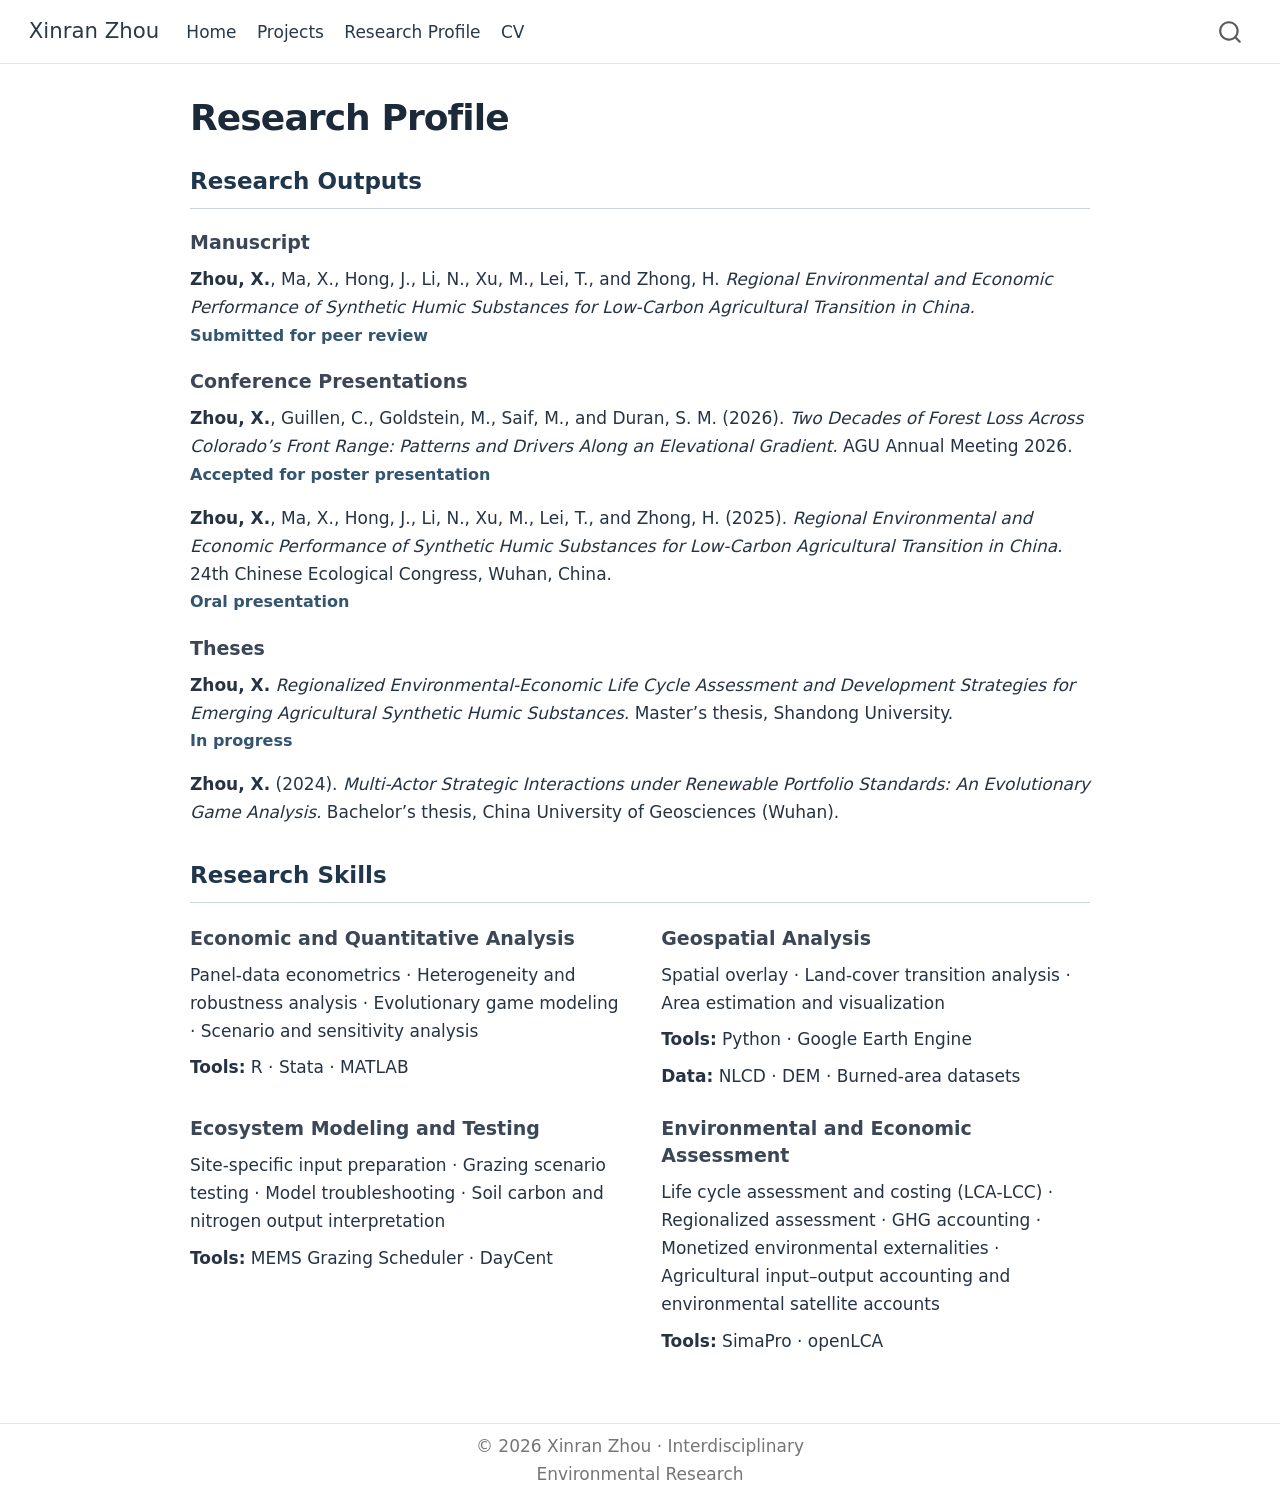
<file: docs/research-profile.html>
<!DOCTYPE html>
<html xmlns="http://www.w3.org/1999/xhtml" lang="en" xml:lang="en"><head>

<meta charset="utf-8">
<meta name="generator" content="quarto-1.9.36">

<meta name="viewport" content="width=device-width, initial-scale=1.0, user-scalable=yes">


<title>Research Profile – Xinran Zhou</title>
<style>
/* Default styles provided by pandoc.
** See https://pandoc.org/MANUAL.html#variables-for-html for config info.
*/
code{white-space: pre-wrap;}
span.smallcaps{font-variant: small-caps;}
div.columns{display: flex; gap: min(4vw, 1.5em);}
div.column{flex: auto; overflow-x: auto;}
div.hanging-indent{margin-left: 1.5em; text-indent: -1.5em;}
ul.task-list{list-style: none;}
ul.task-list li input[type="checkbox"] {
  width: 0.8em;
  margin: 0 0.8em 0.2em -1em; /* quarto-specific, see https://github.com/quarto-dev/quarto-cli/issues/4556 */ 
  vertical-align: middle;
}
</style>


<script src="site_libs/quarto-nav/quarto-nav.js"></script>
<script src="site_libs/clipboard/clipboard.min.js"></script>
<script src="site_libs/quarto-search/autocomplete.umd.js"></script>
<script src="site_libs/quarto-search/fuse.min.js"></script>
<script src="site_libs/quarto-search/quarto-search.js"></script>
<meta name="quarto:offset" content="./">
<script src="site_libs/quarto-html/quarto.js" type="module"></script>
<script src="site_libs/quarto-html/tabsets/tabsets.js" type="module"></script>
<script src="site_libs/quarto-html/popper.min.js"></script>
<script src="site_libs/quarto-html/tippy.umd.min.js"></script>
<script src="site_libs/quarto-html/anchor.min.js"></script>
<link href="site_libs/quarto-html/tippy.css" rel="stylesheet">
<link href="site_libs/quarto-html/quarto-syntax-highlighting-845c23b38eaddc0f92fda52bfe77a8c8.css" rel="stylesheet" id="quarto-text-highlighting-styles">
<script src="site_libs/bootstrap/bootstrap.min.js"></script>
<link href="site_libs/bootstrap/bootstrap-icons.css" rel="stylesheet">
<link href="site_libs/bootstrap/bootstrap-4a0616db53567be4a65104bf4abeed56.min.css" rel="stylesheet" append-hash="true" id="quarto-bootstrap" data-mode="light">
<script id="quarto-search-options" type="application/json">{
  "location": "navbar",
  "copy-button": false,
  "collapse-after": 3,
  "panel-placement": "end",
  "type": "overlay",
  "limit": 50,
  "keyboard-shortcut": [
    "f",
    "/",
    "s"
  ],
  "show-item-context": false,
  "language": {
    "search-no-results-text": "No results",
    "search-matching-documents-text": "matching documents",
    "search-copy-link-title": "Copy link to search",
    "search-hide-matches-text": "Hide additional matches",
    "search-more-match-text": "more match in this document",
    "search-more-matches-text": "more matches in this document",
    "search-clear-button-title": "Clear",
    "search-text-placeholder": "",
    "search-detached-cancel-button-title": "Cancel",
    "search-submit-button-title": "Submit",
    "search-label": "Search"
  }
}</script>
<style>html{ scroll-behavior: smooth; }</style>


<link rel="stylesheet" href="styles.css?v=20261115-audit">
</head>

<body class="nav-fixed quarto-light">

<div id="quarto-search-results"></div>
  <header id="quarto-header" class="headroom fixed-top">
    <nav class="navbar navbar-expand-lg " data-bs-theme="dark">
      <div class="navbar-container container-fluid">
      <div class="navbar-brand-container mx-auto">
    <a class="navbar-brand" href="./index.html">
    <span class="navbar-title">Xinran Zhou</span>
    </a>
  </div>
            <div id="quarto-search" class="" title="Search"></div>
          <button class="navbar-toggler" type="button" data-bs-toggle="collapse" data-bs-target="#navbarCollapse" aria-controls="navbarCollapse" role="menu" aria-expanded="false" aria-label="Toggle navigation" onclick="if (window.quartoToggleHeadroom) { window.quartoToggleHeadroom(); }">
  <span class="navbar-toggler-icon"></span>
</button>
          <div class="collapse navbar-collapse" id="navbarCollapse">
            <ul class="navbar-nav navbar-nav-scroll me-auto">
  <li class="nav-item">
    <a class="nav-link" href="./index.html"> 
<span class="menu-text">Home</span></a>
  </li>  
  <li class="nav-item">
    <a class="nav-link" href="./projects.html"> 
<span class="menu-text">Projects</span></a>
  </li>  
  <li class="nav-item"><a class="nav-link active" href="./research-profile.html" aria-current="page"><span class="menu-text">Research Profile</span></a></li>
<li class="nav-item">
    <a class="nav-link" href="./cv.html"> 
<span class="menu-text">CV</span></a>
  </li>  
</ul>
          </div> <!-- /navcollapse -->
            <div class="quarto-navbar-tools">
</div>
      </div> <!-- /container-fluid -->
    </nav>
</header>
<!-- content -->
<div id="quarto-content" class="quarto-container page-columns page-rows-contents page-layout-article page-navbar">
<!-- sidebar -->
<!-- margin-sidebar -->
    <div id="quarto-margin-sidebar" class="sidebar margin-sidebar">
        <nav id="TOC" role="doc-toc" class="toc-active">
    <h2 id="toc-title">On this page</h2>
   
  <ul class="collapse">
  <li><a href="#lca-lcc-assessment-of-synthetic-humic-substance-shs-production-and-agricultural-application" id="toc-lca-lcc-assessment-of-synthetic-humic-substance-shs-production-and-agricultural-application" class="nav-link active" data-scroll-target="#lca-lcc-assessment-of-synthetic-humic-substance-shs-production-and-agricultural-application">LCA-LCC Assessment of Synthetic Humic Substance (SHS) Production and Agricultural Application</a></li>
  <li><a href="#greenhouse-gas-inventory-analysis" id="toc-greenhouse-gas-inventory-analysis" class="nav-link" data-scroll-target="#greenhouse-gas-inventory-analysis">Greenhouse Gas Inventory Analysis</a></li>
  <li><a href="#environmental-data-science-applications" id="toc-environmental-data-science-applications" class="nav-link" data-scroll-target="#environmental-data-science-applications">Environmental Data Science Applications</a></li>
  <li><a href="#construction-of-chinese-food-and-agriculture-biomass-input-output-fabio-model" id="toc-construction-of-chinese-food-and-agriculture-biomass-input-output-fabio-model" class="nav-link" data-scroll-target="#construction-of-chinese-food-and-agriculture-biomass-input-output-fabio-model">Construction of Chinese Food and Agriculture Biomass Input-Output (FABIO) Model</a></li>
  <li><a href="#esg-evaluation-framework-research" id="toc-esg-evaluation-framework-research" class="nav-link" data-scroll-target="#esg-evaluation-framework-research">ESG Evaluation Framework Research</a></li>
  <li><a href="#research-on-green-energy-policy-effects-on-wind-power-development" id="toc-research-on-green-energy-policy-effects-on-wind-power-development" class="nav-link" data-scroll-target="#research-on-green-energy-policy-effects-on-wind-power-development">Research on Green Energy Policy Effects on Wind Power Development</a></li>
  <li><a href="#research-on-pricing-issues-in-chinas-downstream-natural-gas-market" id="toc-research-on-pricing-issues-in-chinas-downstream-natural-gas-market" class="nav-link" data-scroll-target="#research-on-pricing-issues-in-chinas-downstream-natural-gas-market">Research on Pricing Issues in China’s Downstream Natural Gas Market</a></li>
  <li><a href="#multi-actor-strategic-interactions-in-green-energy-policy" id="toc-multi-actor-strategic-interactions-in-green-energy-policy" class="nav-link" data-scroll-target="#multi-actor-strategic-interactions-in-green-energy-policy">Multi-Actor Strategic Interactions in Green Energy Policy</a></li>
  </ul>
</nav>
    </div>
<!-- main -->
<main class="content" id="quarto-document-content">
<div class="research-page profile-page">
<header><h1>Research Profile</h1></header>
<section class="profile-outputs" id="outputs" aria-labelledby="outputs-title">
<h2 id="outputs-title">Research Outputs</h2>
<section class="profile-output-group" aria-labelledby="manuscripts-title"><h3 id="manuscripts-title">Manuscript</h3>
<article class="profile-citation" id="shs-manuscript"><p><strong>Zhou, X.</strong>, Ma, X., Hong, J., Li, N., Xu, M., Lei, T., and Zhong, H. <cite>Regional Environmental and Economic Performance of Synthetic Humic Substances for Low-Carbon Agricultural Transition in China.</cite></p><p class="profile-status">Submitted for peer review</p></article>
</section>
<section class="profile-output-group" aria-labelledby="presentations-title"><h3 id="presentations-title">Conference Presentations</h3>
<article class="profile-citation" id="agu-poster"><p><strong>Zhou, X.</strong>, Guillen, C., Goldstein, M., Saif, M., and Duran, S. M. (2026). <cite>Two Decades of Forest Loss Across Colorado’s Front Range: Patterns and Drivers Along an Elevational Gradient.</cite> AGU Annual Meeting 2026.</p><p class="profile-status">Accepted for poster presentation</p></article>
<article class="profile-citation" id="ecological-congress"><p><strong>Zhou, X.</strong>, Ma, X., Hong, J., Li, N., Xu, M., Lei, T., and Zhong, H. (2025). <cite>Regional Environmental and Economic Performance of Synthetic Humic Substances for Low-Carbon Agricultural Transition in China.</cite> 24th Chinese Ecological Congress, Wuhan, China.</p><p class="profile-status">Oral presentation</p></article>
</section>
<section class="profile-output-group" aria-labelledby="theses-title"><h3 id="theses-title">Theses</h3>
<article class="profile-citation"><p><strong>Zhou, X.</strong> <cite>Regionalized Environmental-Economic Life Cycle Assessment and Development Strategies for Emerging Agricultural Synthetic Humic Substances.</cite> Master’s thesis, Shandong University.</p><p class="profile-status">In progress</p></article>
<article class="profile-citation"><p><strong>Zhou, X.</strong> (2024). <cite>Multi-Actor Strategic Interactions under Renewable Portfolio Standards: An Evolutionary Game Analysis.</cite> Bachelor’s thesis, China University of Geosciences (Wuhan).</p></article>
</section></section>
<section class="profile-skills" id="skills" aria-labelledby="skills-title"><h2 id="skills-title">Research Skills</h2><div class="profile-skills-grid">
<section class="profile-skill"><h3>Economic and Quantitative Analysis</h3><p>Panel-data econometrics · Heterogeneity and robustness analysis · Evolutionary game modeling · Scenario and sensitivity analysis</p><p><strong>Tools:</strong> R · Stata · MATLAB</p></section>
<section class="profile-skill"><h3>Geospatial Analysis</h3><p>Spatial overlay · Land-cover transition analysis · Area estimation and visualization</p><p><strong>Tools:</strong> Python · Google Earth Engine</p><p><strong>Data:</strong> NLCD · DEM · Burned-area datasets</p></section>
<section class="profile-skill"><h3>Ecosystem Modeling and Testing</h3><p>Site-specific input preparation · Grazing scenario testing · Model troubleshooting · Soil carbon and nitrogen output interpretation</p><p><strong>Tools:</strong> MEMS Grazing Scheduler · DayCent</p></section>
<section class="profile-skill"><h3>Environmental and Economic Assessment</h3><p>Life cycle assessment and costing (LCA-LCC) · Regionalized assessment · GHG accounting · Monetized environmental externalities · Agricultural input–output accounting and environmental satellite accounts</p><p><strong>Tools:</strong> SimaPro · openLCA</p></section>
</div></section></div>
</main> <!-- /main -->
<script id="quarto-html-after-body" type="application/javascript">
  window.document.addEventListener("DOMContentLoaded", function (event) {
    const icon = "";
    const anchorJS = new window.AnchorJS();
    anchorJS.options = {
      placement: 'right',
      icon: icon
    };
    anchorJS.add('.anchored');
    const isCodeAnnotation = (el) => {
      for (const clz of el.classList) {
        if (clz.startsWith('code-annotation-')) {                     
          return true;
        }
      }
      return false;
    }
    const onCopySuccess = function(e) {
      // button target
      const button = e.trigger;
      // don't keep focus
      button.blur();
      // flash "checked"
      button.classList.add('code-copy-button-checked');
      var currentTitle = button.getAttribute("title");
      button.setAttribute("title", "Copied!");
      let tooltip;
      if (window.bootstrap) {
        button.setAttribute("data-bs-toggle", "tooltip");
        button.setAttribute("data-bs-placement", "left");
        button.setAttribute("data-bs-title", "Copied!");
        tooltip = new bootstrap.Tooltip(button, 
          { trigger: "manual", 
            customClass: "code-copy-button-tooltip",
            offset: [0, -8]});
        tooltip.show();    
      }
      setTimeout(function() {
        if (tooltip) {
          tooltip.hide();
          button.removeAttribute("data-bs-title");
          button.removeAttribute("data-bs-toggle");
          button.removeAttribute("data-bs-placement");
        }
        button.setAttribute("title", currentTitle);
        button.classList.remove('code-copy-button-checked');
      }, 1000);
      // clear code selection
      e.clearSelection();
    }
    const getTextToCopy = function(trigger) {
      const outerScaffold = trigger.parentElement.cloneNode(true);
      const codeEl = outerScaffold.querySelector('code');
      for (const childEl of codeEl.children) {
        if (isCodeAnnotation(childEl)) {
          childEl.remove();
        }
      }
      return codeEl.innerText;
    }
    const clipboard = new window.ClipboardJS('.code-copy-button:not([data-in-quarto-modal])', {
      text: getTextToCopy
    });
    clipboard.on('success', onCopySuccess);
    if (window.document.getElementById('quarto-embedded-source-code-modal')) {
      const clipboardModal = new window.ClipboardJS('.code-copy-button[data-in-quarto-modal]', {
        text: getTextToCopy,
        container: window.document.getElementById('quarto-embedded-source-code-modal')
      });
      clipboardModal.on('success', onCopySuccess);
    }
      var localhostRegex = new RegExp(/^(?:http|https):\/\/localhost\:?[0-9]*\//);
      var mailtoRegex = new RegExp(/^mailto:/);
        var filterRegex = new RegExp('/' + window.location.host + '/');
      var isInternal = (href) => {
          return filterRegex.test(href) || localhostRegex.test(href) || mailtoRegex.test(href);
      }
      // Inspect non-navigation links and adorn them if external
     var links = window.document.querySelectorAll('a[href]:not(.nav-link):not(.navbar-brand):not(.toc-action):not(.sidebar-link):not(.sidebar-item-toggle):not(.pagination-link):not(.no-external):not([aria-hidden]):not(.dropdown-item):not(.quarto-navigation-tool):not(.about-link)');
      for (var i=0; i<links.length; i++) {
        const link = links[i];
        if (!isInternal(link.href)) {
          // undo the damage that might have been done by quarto-nav.js in the case of
          // links that we want to consider external
          if (link.dataset.originalHref !== undefined) {
            link.href = link.dataset.originalHref;
          }
            // target, if specified
            link.setAttribute("target", "_blank");
            if (link.getAttribute("rel") === null) {
              link.setAttribute("rel", "noopener");
            }
        }
      }
    function tippyHover(el, contentFn, onTriggerFn, onUntriggerFn) {
      const config = {
        allowHTML: true,
        maxWidth: 500,
        delay: 100,
        arrow: false,
        appendTo: function(el) {
            return el.parentElement;
        },
        interactive: true,
        interactiveBorder: 10,
        theme: 'quarto',
        placement: 'bottom-start',
      };
      if (contentFn) {
        config.content = contentFn;
      }
      if (onTriggerFn) {
        config.onTrigger = onTriggerFn;
      }
      if (onUntriggerFn) {
        config.onUntrigger = onUntriggerFn;
      }
      window.tippy(el, config); 
    }
    const noterefs = window.document.querySelectorAll('a[role="doc-noteref"]');
    for (var i=0; i<noterefs.length; i++) {
      const ref = noterefs[i];
      tippyHover(ref, function() {
        // use id or data attribute instead here
        let href = ref.getAttribute('data-footnote-href') || ref.getAttribute('href');
        try { href = new URL(href).hash; } catch {}
        const id = href.replace(/^#\/?/, "");
        const note = window.document.getElementById(id);
        if (note) {
          return note.innerHTML;
        } else {
          return "";
        }
      });
    }
    const xrefs = window.document.querySelectorAll('a.quarto-xref');
    const processXRef = (id, note) => {
      // Strip column container classes
      const stripColumnClz = (el) => {
        el.classList.remove("page-full", "page-columns");
        if (el.children) {
          for (const child of el.children) {
            stripColumnClz(child);
          }
        }
      }
      stripColumnClz(note)
      if (id === null || id.startsWith('sec-')) {
        // Special case sections, only their first couple elements
        const container = document.createElement("div");
        if (note.children && note.children.length > 2) {
          container.appendChild(note.children[0].cloneNode(true));
          for (let i = 1; i < note.children.length; i++) {
            const child = note.children[i];
            if (child.tagName === "P" && child.innerText === "") {
              continue;
            } else {
              container.appendChild(child.cloneNode(true));
              break;
            }
          }
          if (window.Quarto?.typesetMath) {
            window.Quarto.typesetMath(container);
          }
          return container.innerHTML
        } else {
          if (window.Quarto?.typesetMath) {
            window.Quarto.typesetMath(note);
          }
          return note.innerHTML;
        }
      } else {
        // Remove any anchor links if they are present
        const anchorLink = note.querySelector('a.anchorjs-link');
        if (anchorLink) {
          anchorLink.remove();
        }
        if (window.Quarto?.typesetMath) {
          window.Quarto.typesetMath(note);
        }
        if (note.classList.contains("callout")) {
          return note.outerHTML;
        } else {
          return note.innerHTML;
        }
      }
    }
    for (var i=0; i<xrefs.length; i++) {
      const xref = xrefs[i];
      tippyHover(xref, undefined, function(instance) {
        instance.disable();
        let url = xref.getAttribute('href');
        let hash = undefined; 
        if (url.startsWith('#')) {
          hash = url;
        } else {
          try { hash = new URL(url).hash; } catch {}
        }
        if (hash) {
          const id = hash.replace(/^#\/?/, "");
          const note = window.document.getElementById(id);
          if (note !== null) {
            try {
              const html = processXRef(id, note.cloneNode(true));
              instance.setContent(html);
            } finally {
              instance.enable();
              instance.show();
            }
          } else {
            // See if we can fetch this
            fetch(url.split('#')[0])
            .then(res => res.text())
            .then(html => {
              const parser = new DOMParser();
              const htmlDoc = parser.parseFromString(html, "text/html");
              const note = htmlDoc.getElementById(id);
              if (note !== null) {
                const html = processXRef(id, note);
                instance.setContent(html);
              } 
            }).finally(() => {
              instance.enable();
              instance.show();
            });
          }
        } else {
          // See if we can fetch a full url (with no hash to target)
          // This is a special case and we should probably do some content thinning / targeting
          fetch(url)
          .then(res => res.text())
          .then(html => {
            const parser = new DOMParser();
            const htmlDoc = parser.parseFromString(html, "text/html");
            const note = htmlDoc.querySelector('main.content');
            if (note !== null) {
              // This should only happen for chapter cross references
              // (since there is no id in the URL)
              // remove the first header
              if (note.children.length > 0 && note.children[0].tagName === "HEADER") {
                note.children[0].remove();
              }
              const html = processXRef(null, note);
              instance.setContent(html);
            } 
          }).finally(() => {
            instance.enable();
            instance.show();
          });
        }
      }, function(instance) {
      });
    }
        let selectedAnnoteEl;
        const selectorForAnnotation = ( cell, annotation) => {
          let cellAttr = 'data-code-cell="' + cell + '"';
          let lineAttr = 'data-code-annotation="' +  annotation + '"';
          const selector = 'span[' + cellAttr + '][' + lineAttr + ']';
          return selector;
        }
        const selectCodeLines = (annoteEl) => {
          const doc = window.document;
          const targetCell = annoteEl.getAttribute("data-target-cell");
          const targetAnnotation = annoteEl.getAttribute("data-target-annotation");
          const annoteSpan = window.document.querySelector(selectorForAnnotation(targetCell, targetAnnotation));
          const lines = annoteSpan.getAttribute("data-code-lines").split(",");
          const lineIds = lines.map((line) => {
            return targetCell + "-" + line;
          })
          let top = null;
          let height = null;
          let parent = null;
          if (lineIds.length > 0) {
              //compute the position of the single el (top and bottom and make a div)
              const el = window.document.getElementById(lineIds[0]);
              top = el.offsetTop;
              height = el.offsetHeight;
              parent = el.parentElement.parentElement;
            if (lineIds.length > 1) {
              const lastEl = window.document.getElementById(lineIds[lineIds.length - 1]);
              const bottom = lastEl.offsetTop + lastEl.offsetHeight;
              height = bottom - top;
            }
            if (top !== null && height !== null && parent !== null) {
              // cook up a div (if necessary) and position it 
              let div = window.document.getElementById("code-annotation-line-highlight");
              if (div === null) {
                div = window.document.createElement("div");
                div.setAttribute("id", "code-annotation-line-highlight");
                div.style.position = 'absolute';
                parent.appendChild(div);
              }
              div.style.top = top - 2 + "px";
              div.style.height = height + 4 + "px";
              div.style.left = 0;
              let gutterDiv = window.document.getElementById("code-annotation-line-highlight-gutter");
              if (gutterDiv === null) {
                gutterDiv = window.document.createElement("div");
                gutterDiv.setAttribute("id", "code-annotation-line-highlight-gutter");
                gutterDiv.style.position = 'absolute';
                const codeCell = window.document.getElementById(targetCell);
                const gutter = codeCell.querySelector('.code-annotation-gutter');
                gutter.appendChild(gutterDiv);
              }
              gutterDiv.style.top = top - 2 + "px";
              gutterDiv.style.height = height + 4 + "px";
            }
            selectedAnnoteEl = annoteEl;
          }
        };
        const unselectCodeLines = () => {
          const elementsIds = ["code-annotation-line-highlight", "code-annotation-line-highlight-gutter"];
          elementsIds.forEach((elId) => {
            const div = window.document.getElementById(elId);
            if (div) {
              div.remove();
            }
          });
          selectedAnnoteEl = undefined;
        };
          // Handle positioning of the toggle
      window.addEventListener(
        "resize",
        throttle(() => {
          elRect = undefined;
          if (selectedAnnoteEl) {
            selectCodeLines(selectedAnnoteEl);
          }
        }, 10)
      );
      function throttle(fn, ms) {
      let throttle = false;
      let timer;
        return (...args) => {
          if(!throttle) { // first call gets through
              fn.apply(this, args);
              throttle = true;
          } else { // all the others get throttled
              if(timer) clearTimeout(timer); // cancel #2
              timer = setTimeout(() => {
                fn.apply(this, args);
                timer = throttle = false;
              }, ms);
          }
        };
      }
        // Attach click handler to the DT
        const annoteDls = window.document.querySelectorAll('dt[data-target-cell]');
        for (const annoteDlNode of annoteDls) {
          annoteDlNode.addEventListener('click', (event) => {
            const clickedEl = event.target;
            if (clickedEl !== selectedAnnoteEl) {
              unselectCodeLines();
              const activeEl = window.document.querySelector('dt[data-target-cell].code-annotation-active');
              if (activeEl) {
                activeEl.classList.remove('code-annotation-active');
              }
              selectCodeLines(clickedEl);
              clickedEl.classList.add('code-annotation-active');
            } else {
              // Unselect the line
              unselectCodeLines();
              clickedEl.classList.remove('code-annotation-active');
            }
          });
        }
    const findCites = (el) => {
      const parentEl = el.parentElement;
      if (parentEl) {
        const cites = parentEl.dataset.cites;
        if (cites) {
          return {
            el,
            cites: cites.split(' ')
          };
        } else {
          return findCites(el.parentElement)
        }
      } else {
        return undefined;
      }
    };
    var bibliorefs = window.document.querySelectorAll('a[role="doc-biblioref"]');
    for (var i=0; i<bibliorefs.length; i++) {
      const ref = bibliorefs[i];
      const citeInfo = findCites(ref);
      if (citeInfo) {
        tippyHover(citeInfo.el, function() {
          var popup = window.document.createElement('div');
          citeInfo.cites.forEach(function(cite) {
            var citeDiv = window.document.createElement('div');
            citeDiv.classList.add('hanging-indent');
            citeDiv.classList.add('csl-entry');
            var biblioDiv = window.document.getElementById('ref-' + cite);
            if (biblioDiv) {
              citeDiv.innerHTML = biblioDiv.innerHTML;
            }
            popup.appendChild(citeDiv);
          });
          return popup.innerHTML;
        });
      }
    }
  });
  </script>
</div> <!-- /content -->
<footer class="footer">
  <div class="nav-footer">
    <div class="nav-footer-left">
      &nbsp;
    </div>   
    <div class="nav-footer-center">
<p>© 2026 Xinran Zhou · Interdisciplinary Environmental Research</p>
</div>
    <div class="nav-footer-right">
      &nbsp;
    </div>
  </div>
</footer>




<script src="site_libs/quarto-html/zenscroll-min.js"></script>
</body></html>
</file>
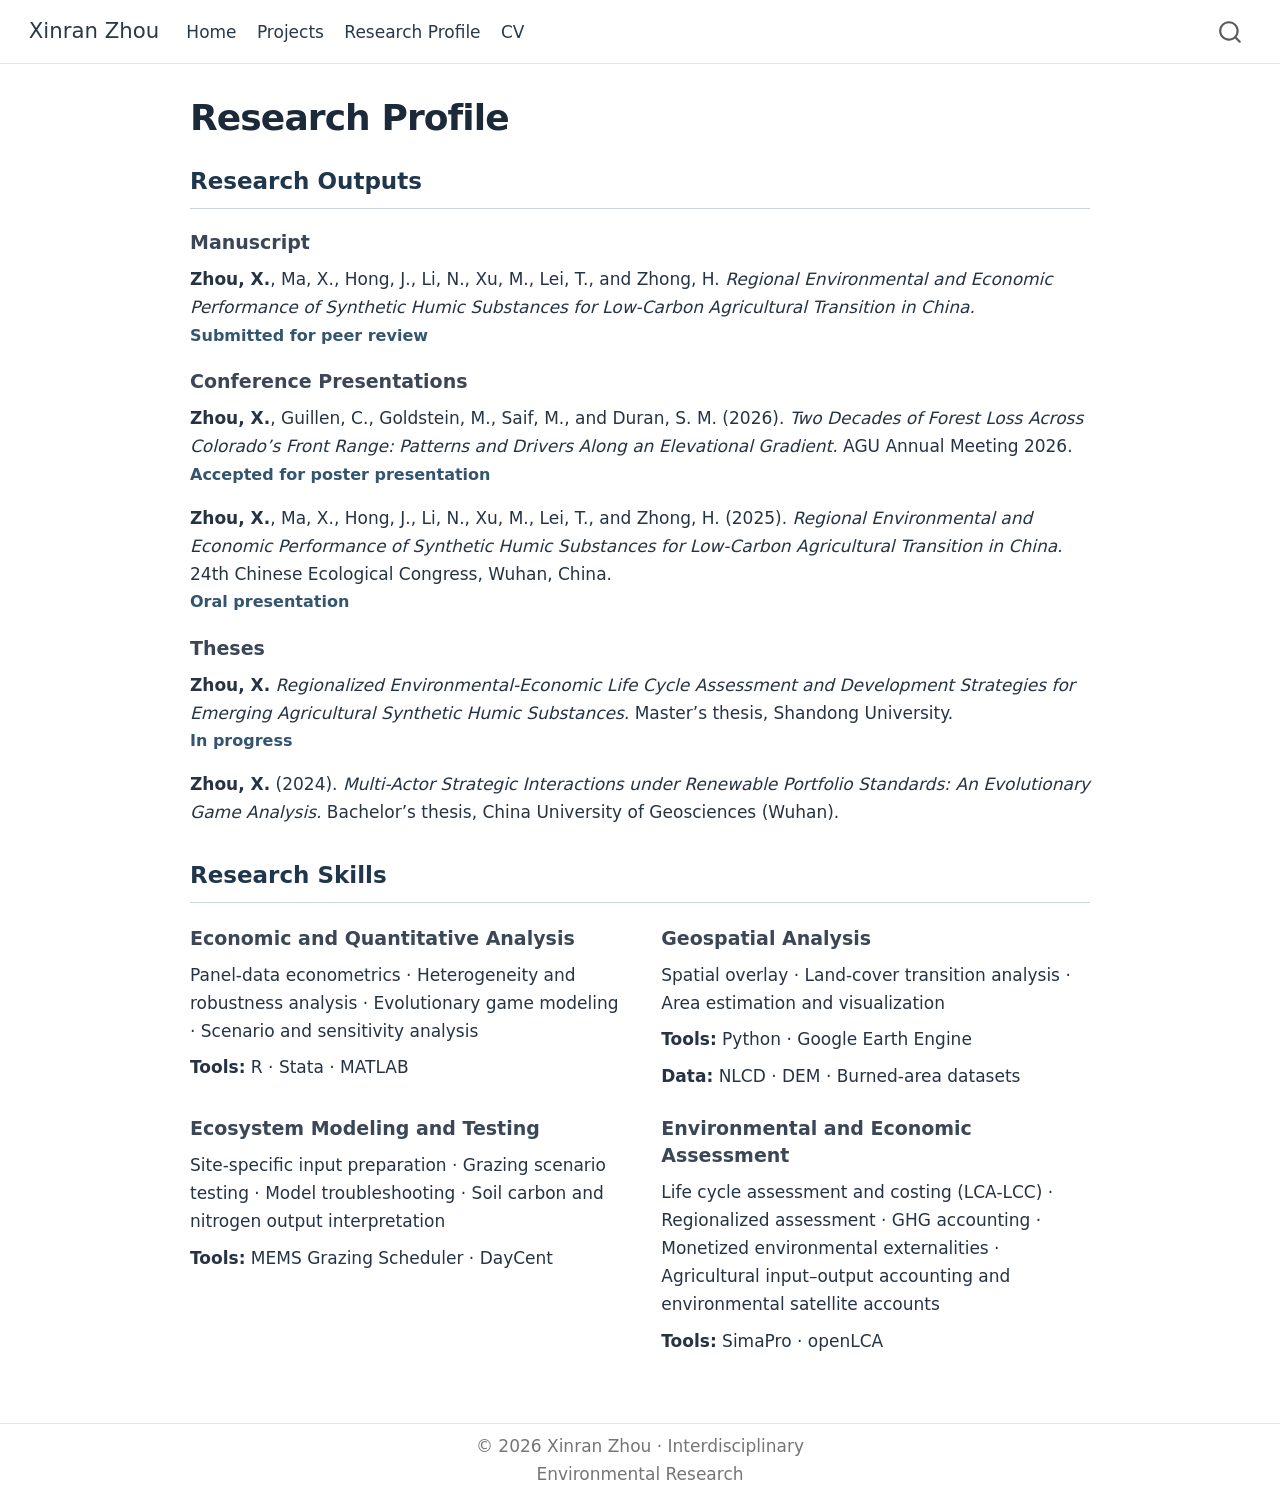
<file: docs/skills.html>
<!doctype html><html lang="en"><head><meta charset="utf-8"><meta name="viewport" content="width=device-width,initial-scale=1"><title>Research Profile – Xinran Zhou</title><link rel="canonical" href="https://xinranzhou2059.github.io/research-profile.html"></head><body><p><a href="research-profile.html#skills">View Research Skills</a></p><script>location.replace("research-profile.html"+(location.hash||"#skills"));</script></body></html>
</file>
<file: docs/site_libs/quarto-html/tippy.css>
.tippy-box[data-animation=fade][data-state=hidden]{opacity:0}[data-tippy-root]{max-width:calc(100vw - 10px)}.tippy-box{position:relative;background-color:#333;color:#fff;border-radius:4px;font-size:14px;line-height:1.4;white-space:normal;outline:0;transition-property:transform,visibility,opacity}.tippy-box[data-placement^=top]>.tippy-arrow{bottom:0}.tippy-box[data-placement^=top]>.tippy-arrow:before{bottom:-7px;left:0;border-width:8px 8px 0;border-top-color:initial;transform-origin:center top}.tippy-box[data-placement^=bottom]>.tippy-arrow{top:0}.tippy-box[data-placement^=bottom]>.tippy-arrow:before{top:-7px;left:0;border-width:0 8px 8px;border-bottom-color:initial;transform-origin:center bottom}.tippy-box[data-placement^=left]>.tippy-arrow{right:0}.tippy-box[data-placement^=left]>.tippy-arrow:before{border-width:8px 0 8px 8px;border-left-color:initial;right:-7px;transform-origin:center left}.tippy-box[data-placement^=right]>.tippy-arrow{left:0}.tippy-box[data-placement^=right]>.tippy-arrow:before{left:-7px;border-width:8px 8px 8px 0;border-right-color:initial;transform-origin:center right}.tippy-box[data-inertia][data-state=visible]{transition-timing-function:cubic-bezier(.54,1.5,.38,1.11)}.tippy-arrow{width:16px;height:16px;color:#333}.tippy-arrow:before{content:"";position:absolute;border-color:transparent;border-style:solid}.tippy-content{position:relative;padding:5px 9px;z-index:1}
</file>
<file: docs/site_libs/quarto-html/quarto-syntax-highlighting-845c23b38eaddc0f92fda52bfe77a8c8.css>
/* quarto syntax highlight colors */
:root {
  --quarto-hl-ot-color: #003B4F;
  --quarto-hl-at-color: #657422;
  --quarto-hl-ss-color: #20794D;
  --quarto-hl-an-color: #5E5E5E;
  --quarto-hl-fu-color: #4758AB;
  --quarto-hl-st-color: #20794D;
  --quarto-hl-cf-color: #003B4F;
  --quarto-hl-op-color: #5E5E5E;
  --quarto-hl-er-color: #AD0000;
  --quarto-hl-bn-color: #AD0000;
  --quarto-hl-al-color: #AD0000;
  --quarto-hl-va-color: #111111;
  --quarto-hl-bu-color: inherit;
  --quarto-hl-ex-color: inherit;
  --quarto-hl-pp-color: #AD0000;
  --quarto-hl-in-color: #5E5E5E;
  --quarto-hl-vs-color: #20794D;
  --quarto-hl-wa-color: #5E5E5E;
  --quarto-hl-do-color: #5E5E5E;
  --quarto-hl-im-color: #00769E;
  --quarto-hl-ch-color: #20794D;
  --quarto-hl-dt-color: #AD0000;
  --quarto-hl-fl-color: #AD0000;
  --quarto-hl-co-color: #5E5E5E;
  --quarto-hl-cv-color: #5E5E5E;
  --quarto-hl-cn-color: #8f5902;
  --quarto-hl-sc-color: #5E5E5E;
  --quarto-hl-dv-color: #AD0000;
  --quarto-hl-kw-color: #003B4F;
}

/* other quarto variables */
:root {
  --quarto-font-monospace: SFMono-Regular, Menlo, Monaco, Consolas, "Liberation Mono", "Courier New", monospace;
}

/* syntax highlight based on Pandoc's rules */
pre > code.sourceCode > span {
  color: #003B4F;
}

code.sourceCode > span {
  color: #003B4F;
}

div.sourceCode,
div.sourceCode pre.sourceCode {
  color: #003B4F;
}

/* Normal */
code span {
  color: #003B4F;
}

/* Alert */
code span.al {
  color: #AD0000;
  font-style: inherit;
}

/* Annotation */
code span.an {
  color: #5E5E5E;
  font-style: inherit;
}

/* Attribute */
code span.at {
  color: #657422;
  font-style: inherit;
}

/* BaseN */
code span.bn {
  color: #AD0000;
  font-style: inherit;
}

/* BuiltIn */
code span.bu {
  font-style: inherit;
}

/* ControlFlow */
code span.cf {
  color: #003B4F;
  font-weight: bold;
  font-style: inherit;
}

/* Char */
code span.ch {
  color: #20794D;
  font-style: inherit;
}

/* Constant */
code span.cn {
  color: #8f5902;
  font-style: inherit;
}

/* Comment */
code span.co {
  color: #5E5E5E;
  font-style: inherit;
}

/* CommentVar */
code span.cv {
  color: #5E5E5E;
  font-style: italic;
}

/* Documentation */
code span.do {
  color: #5E5E5E;
  font-style: italic;
}

/* DataType */
code span.dt {
  color: #AD0000;
  font-style: inherit;
}

/* DecVal */
code span.dv {
  color: #AD0000;
  font-style: inherit;
}

/* Error */
code span.er {
  color: #AD0000;
  font-style: inherit;
}

/* Extension */
code span.ex {
  font-style: inherit;
}

/* Float */
code span.fl {
  color: #AD0000;
  font-style: inherit;
}

/* Function */
code span.fu {
  color: #4758AB;
  font-style: inherit;
}

/* Import */
code span.im {
  color: #00769E;
  font-style: inherit;
}

/* Information */
code span.in {
  color: #5E5E5E;
  font-style: inherit;
}

/* Keyword */
code span.kw {
  color: #003B4F;
  font-weight: bold;
  font-style: inherit;
}

/* Operator */
code span.op {
  color: #5E5E5E;
  font-style: inherit;
}

/* Other */
code span.ot {
  color: #003B4F;
  font-style: inherit;
}

/* Preprocessor */
code span.pp {
  color: #AD0000;
  font-style: inherit;
}

/* SpecialChar */
code span.sc {
  color: #5E5E5E;
  font-style: inherit;
}

/* SpecialString */
code span.ss {
  color: #20794D;
  font-style: inherit;
}

/* String */
code span.st {
  color: #20794D;
  font-style: inherit;
}

/* Variable */
code span.va {
  color: #111111;
  font-style: inherit;
}

/* VerbatimString */
code span.vs {
  color: #20794D;
  font-style: inherit;
}

/* Warning */
code span.wa {
  color: #5E5E5E;
  font-style: italic;
}

.prevent-inlining {
  content: "</";
}

/*# sourceMappingURL=ac89f0bb514bba72461919f78549e31c.css.map */
</file>
<file: docs/styles.css>
/* Minimal neutral portfolio palette — November 2026 */
:root { --site-text:#202733; --site-muted:#5b6675; --site-link:#365d78; --site-border:#e3e7ec; }
body { background:#ffffff !important; color:var(--site-text); font-family:system-ui,-apple-system,Segoe UI,Arial,sans-serif; font-size:16px; line-height:1.62; }
p,li { font-family:inherit; font-size:1rem; line-height:1.67; }
#quarto-content {display:block !important;}
#quarto-margin-sidebar {display:none !important;}
main.content {max-width:1100px;width:100%;margin:0 auto !important;padding:1.4rem 1.7rem 4rem;}
a {color:var(--site-link);text-decoration:none;}a:hover {color:#203f57;text-decoration:underline;}
.navbar {background:#fff !important;border-bottom:1px solid var(--site-border);box-shadow:none !important;}
.navbar-nav .nav-link,.navbar-title {color:#29384a !important;font-family:system-ui,-apple-system,Segoe UI,Arial,sans-serif;}
.navbar-nav .nav-link:hover {color:var(--site-link) !important;}
h1,h2,h3 {font-family:system-ui,-apple-system,Segoe UI,Arial,sans-serif;color:#1c2938;border:0;}
h1 {font-weight:700;}h2 {font-size:1.5rem;}h3 {font-size:1.1rem;}
.research-page {max-width:960px;margin:0 auto;}.research-page>h1,.research-hero h1 {font-size:clamp(2rem,4vw,3.4rem);letter-spacing:-.04em;line-height:1.14;color:#162234;}
.research-page h2,.research-section h2 {font-size:clamp(1.25rem,2vw,1.65rem);margin-top:0;color:#24364c;border:0;}
.research-page h3,.project-card h3,.three-column h3 {font-size:1.06rem;color:#1d2e40;}
.eyebrow,.project-type {font-size:.7rem !important;text-transform:uppercase;letter-spacing:.13em;color:#677b90;font-weight:700;margin:0 0 .5rem;}
.intro-lede,.research-subtitle {font-size:1.12rem !important;line-height:1.6;color:#4e6073;font-weight:450;}
.research-hero {display:grid;grid-template-columns:minmax(0,1.7fr) minmax(160px,.65fr);align-items:center;gap:2rem;padding:2.2rem 0 2.7rem;border-bottom:1px solid var(--site-border);}
.research-hero p {max-width:660px;}.research-portrait {display:flex;justify-content:center;}.research-portrait img{display:block;width:120px;height:120px;object-fit:cover;image-rendering:-webkit-optimize-contrast;filter:contrast(1.045) saturate(1.015);border-radius:50%;border:3px solid #fff;box-shadow:0 2px 12px rgba(22,32,44,.11);}
.action-links {display:flex;align-items:center;flex-wrap:wrap;gap:1rem;margin-top:1.3rem;}
.research-button{display:inline-block;border-radius:8px;color:#fff !important;background:#354b63;padding:.65rem 1rem;font-weight:620;text-decoration:none !important;}.research-button:hover{background:#263a50;}
.research-link{font-weight:600;}.research-section {padding:1.9rem 0;border-bottom:1px solid var(--site-border);}.research-section.slim{padding:1.25rem 0;}
.project-grid{display:grid;grid-template-columns:repeat(3,minmax(0,1fr));gap:1rem;margin:1.2rem 0 .4rem;}
.project-card,.skill-panel{background:#fff;border:1px solid var(--site-border);border-radius:12px;padding:1.15rem;box-shadow:none;min-width:0;}.project-card p,.skill-panel p{font-size:.94rem;line-height:1.57;}
.three-column,.info-strip{display:grid;grid-template-columns:repeat(3,minmax(0,1fr));gap:1.1rem;}.info-strip{margin:1.5rem 0 0;}.info-strip>div{border-left:2px solid #9eafc2;padding:.65rem .9rem;background:#f7f8fa;}.info-strip strong,.detail-list strong{display:block;font-weight:700;color:#2b3c50;}.info-strip span,.detail-list span{display:block;color:#617083;font-size:.9rem;line-height:1.55;}.detail-list>div{padding:.8rem 0;border-bottom:1px solid var(--site-border);}
.skill-grid{display:grid;grid-template-columns:repeat(2,minmax(0,1fr));gap:1rem;margin:1.25rem 0;}.skill-panel h2{font-size:1.12rem;}.quiet{color:#687586;font-size:.91rem !important;}.result-inline{display:flex;gap:1rem;align-items:center;background:#f7f8fa;border-left:3px solid #9dadbe;padding:1.1rem;margin:1rem 0;}.result-inline strong{font-size:1.9rem;color:#364b63;}.result-inline span{color:#526476;font-size:.94rem;}
.footer{background:#fff !important;border-top:1px solid var(--site-border);color:#667584;}
.cv-embed{background:#f7f8fa;border:1px solid var(--site-border);border-radius:10px;overflow:hidden;margin-top:1.5rem;}.cv-embed iframe{display:block;width:100%;min-height:780px;border:0;}
@media(max-width:800px){main.content{padding:1rem 1.05rem 2.3rem;}.research-hero{grid-template-columns:1fr;gap:1rem;}.research-portrait{grid-row:1;justify-content:flex-start;}.research-portrait img{width:120px;height:120px;}.project-grid,.three-column,.info-strip,.skill-grid{grid-template-columns:1fr;}.research-section{padding:1.35rem 0;}.cv-embed iframe{height:650px;}}
@media print{.navbar,.footer,.action-links,.research-button{display:none !important;}body{background:white !important;}main.content{max-width:100%;padding:0;}}

/* Homepage contact actions: navigational project links remain in the top navbar. */
.profile-contact {display:flex;align-items:center;gap:1.25rem;margin:1.05rem 0 .15rem;}
.profile-contact a {display:inline-flex;align-items:center;color:#365d78;text-decoration:none;font-size:.97rem;font-weight:620;padding:6px 0;border-bottom:1px solid #a5b4c1;transition:border-color .12s,color .12s;}
.profile-contact a:hover,.profile-contact a:focus-visible{color:#142f47;border-color:#142f47;text-decoration:none;outline-offset:4px;}
.cv-download-row {display:flex;align-items:center;gap:1rem;flex-wrap:wrap;margin:1.5rem 0 .75rem;}
@media(max-width:800px){.profile-contact{gap:1.2rem;margin:.9rem 0 .25rem;}}

/* Combined Home / About, restrained spacing */
.home-about { max-width:880px; padding:1.55rem 0 1.7rem; }
.home-about h2 { margin-bottom:.85rem; }
.home-about p:not(.eyebrow) { max-width:840px; color:#334154; font-size:1rem; line-height:1.72; }
.home-about p:not(.eyebrow)+p { margin-top:.6rem; }
@media(max-width:800px) { .home-about {padding:1.25rem 0 1.45rem;} }

/* Homepage portrait: balanced size and centered head-and-shoulders crop */
.research-hero {
  grid-template-columns: minmax(0, 1fr) minmax(230px, 270px);
  align-items: center;
  gap: clamp(1.5rem, 4vw, 3.5rem);
}
.research-portrait {
  position: relative;
  width: clamp(220px, 22vw, 250px);
  height: clamp(220px, 22vw, 250px);
  margin-inline: auto;
  overflow: hidden;
  border-radius: 50%;
  border: 4px solid #fff;
  box-shadow: 0 8px 28px rgba(30, 45, 62, .12);
  background: #edf0f3;
}
.research-portrait img {
  display: block;
  width: 100% !important;
  height: 100% !important;
  max-width: none;
  border: 0;
  border-radius: 0;
  box-shadow: none;
  object-fit: cover;
  /* Full original photo: bottom-aligned square retains headroom and shoulders. */
  object-position: 50% 100%;
  transform: none;
  transform-origin: center center;
  image-rendering: auto;
  filter: none;
}
@media (max-width: 800px) {
  .research-hero { grid-template-columns: 1fr; gap: 1.35rem; }
  .research-portrait {
    grid-row: 1;
    width: 185px;
    height: 185px;
    margin-inline: 0;
  }
}

/* Projects and outputs: a quiet, readable hierarchy. */
.projects-page,.outputs-page {max-width:880px;color:#202733;}
.projects-page .projects-intro,.outputs-page>header {padding:1.2rem 0 1.6rem;}
.projects-page h1,.outputs-page h1 {font-size:clamp(28px,3vw,38px);line-height:1.25;letter-spacing:-.025em;margin:0;}
.projects-page p,.outputs-page p {font-size:18px;line-height:1.7;color:#263344;}
.projects-group,.outputs-group {padding-top:.75rem;scroll-margin-top:95px;}
.projects-page .projects-group>h2,.outputs-page .outputs-group>h2 {font-size:23px;line-height:1.35;color:#354b63;border-bottom:1px solid #bfcbd5;padding-bottom:.8rem;margin:0;}
.projects-page .project-entry,.outputs-page .output-entry {padding:1.3rem 0;border-bottom:1px solid #e0e5eb;scroll-margin-top:95px;}
.projects-page .project-entry h3,.outputs-page .output-entry h3 {font-size:21px;line-height:1.4;color:#162234;margin:0 0 .65rem;font-weight:650;}
.projects-page .project-entry p {margin:0 0 .7rem;}
.project-portfolio-link {font-size:17px;font-weight:600;text-decoration:underline;text-underline-offset:4px;}
.projects-page .project-entry p:last-child,.outputs-page .output-entry p:last-child {margin-bottom:0;}
.outputs-page .output-entry p {margin:.3rem 0;}
.outputs-page .output-status {font-size:17px;color:#294e6b;font-weight:600;}
.outputs-page .outputs-group+.outputs-group,.projects-page .projects-group+.projects-group {margin-top:1.7rem;}
@media(max-width:600px) {
.projects-page .projects-intro,.outputs-page>header {padding:.7rem 0 1.3rem;}
.projects-page h1,.outputs-page h1 {font-size:29px;}
.projects-page .projects-group>h2,.outputs-page .outputs-group>h2 {font-size:22px;}
.projects-page .project-entry h3,.outputs-page .output-entry h3 {font-size:21px;}
}

/* Original research figures embedded alongside their project summaries. */
.projects-page .work-figure {margin:1.3rem 0 0;}
.work-figure>a {display:block;}
.projects-page .work-figure img {display:block;width:100%;height:auto;max-width:100%;border:1px solid #e0e5eb;background:white;box-sizing:border-box;}
.projects-page .work-figure-tall img {width:auto;max-height:540px;margin-inline:auto;}
.projects-page .work-figure figcaption,.projects-page .work-credit {font-size:16px;line-height:1.6;color:#3e5064;margin:.7rem 0 0;}
.work-figure figcaption a {text-decoration:underline;text-underline-offset:3px;}
.work-details {margin:1.1rem 0 .5rem;}
.work-details summary {font-size:17px;font-weight:600;color:#294e6b;cursor:pointer;padding:.45rem 0;text-decoration:underline;text-underline-offset:4px;}
.work-details summary:focus-visible {outline:2px solid #365d78;outline-offset:4px;}
.projects-page .project-entry {padding-block:1.5rem;}
@media(max-width:600px){.projects-page .work-figure-tall img{max-height:450px;}}

/* Preview the assessment panel; the linked original retains the complete figure. */
.shs-method-preview {display:block;position:relative;aspect-ratio:1178 / 800;overflow:hidden;}
.projects-page .shs-method-preview img {position:absolute;width:100%;max-width:none;height:auto;top:-125%;border:0;}

.spotlight-figure img {width:100%;height:auto;}.projects-page .spotlight-figure {margin:.9rem 0 1rem;}

/* Research plates assembled from original PPT figures, not slide screenshots. */
.projects-page .research-plate {margin:1.3rem 0 .6rem;padding:18px;border:1px solid #dce3e9;background:#fff;}
.shs-figure-layout {display:grid;grid-template-columns:minmax(0,.8fr) minmax(0,1.4fr);gap:22px;align-items:start;}
.shs-analysis,.forest-analysis {display:grid;gap:20px;}
.projects-page .plate-panel h4 {font-family:inherit;font-size:16px;font-weight:650;line-height:1.4;margin:0 0 10px;color:#203c50;}
.plate-panel a {display:block;}
.plate-panel img {display:block;width:100%;height:auto;max-width:100%;}
.projects-page .research-plate figcaption {font-size:15px;color:#44566a;line-height:1.6;margin:16px 0 0;}
.forest-figure-layout {display:grid;grid-template-columns:minmax(0,.95fr) minmax(0,1.3fr);gap:22px;align-items:start;}
.forest-maps {display:grid;grid-template-columns:1fr 1fr .65fr;gap:10px;}
.forest-maps span {display:block;text-align:center;font-size:14px;font-weight:600;margin-bottom:8px;}
.forest-maps img {height:340px;object-fit:contain;background:#fff;}
.map-legends {display:grid;grid-template-columns:1fr 1fr;gap:16px;align-items:start;margin-top:16px;}
.map-legends a:first-child img {max-height:220px;width:auto;max-width:100%;object-fit:contain;}
.map-legends a:last-child img {max-height:155px;width:auto;max-width:100%;object-fit:contain;}
@media(max-width:700px){
.projects-page .research-plate{padding:12px;}
.shs-figure-layout,.forest-figure-layout {grid-template-columns:1fr;gap:22px;}
.shs-framework img{max-height:580px;width:auto;margin:auto;}
.forest-maps img{height:380px;}
.forest-map-panel{max-width:440px;margin:auto;width:100%;}
.projects-page .plate-panel h4{font-size:17px;}
}

/* Keep all three map panels at the same scale and top edge without stretching. */
.forest-maps span{font-size:13px;white-space:nowrap;min-height:20px;}
.forest-maps a{height:340px;display:flex;justify-content:center;overflow:hidden;}
.forest-maps img{height:100%;width:auto;max-width:none;object-fit:contain;}
@media(max-width:700px){.forest-maps a{height:380px;}.forest-maps img{height:100%;}}

.plate-panel,.shs-analysis,.forest-analysis{min-width:0;}
.forest-maps{grid-template-columns:repeat(3,minmax(0,1fr));}
.forest-maps>div{min-width:0;}
.forest-maps span{font-size:12px;white-space:normal;min-height:34px;line-height:1.3;}
.forest-maps a{display:block;position:relative;min-width:0;}
.forest-maps img{position:absolute;left:50%;transform:translateX(-50%);height:100%;width:auto;max-width:none;}

/* Skills: four plain sections with consistent, readable text. */
.skills-page {max-width:880px;}
.skills-page>header {padding:1.2rem 0 1.6rem;}
.skills-page h1 {font-size:clamp(28px,3vw,38px);line-height:1.25;letter-spacing:-.025em;margin:0;color:#162234;}
.skills-page .skill-section {padding:1.4rem 0;border-bottom:1px solid #dce3e9;}
.skills-page .skill-section h2 {font-size:23px;line-height:1.35;color:#263344;margin:0 0 .8rem;}
.skills-page .skill-section p {font-size:18px;line-height:1.7;color:#263344;margin:0 0 .65rem;}
.skills-page .skill-section p:last-child {margin-bottom:0;}
@media(max-width:600px){.skills-page>header{padding:.7rem 0 1.1rem;}.skills-page h1{font-size:29px;}.skills-page .skill-section h2{font-size:22px;}}

/* Combined research profile: compact citations and plain skill columns. */
.profile-page {max-width:900px;color:#263344;}
.profile-page>header {padding:1rem 0 1.5rem;}
.profile-page h1 {font-size:clamp(28px,3vw,36px);line-height:1.25;letter-spacing:-.025em;margin:0;}
.profile-page p {font-size:17px;line-height:1.65;color:#263344;margin:0;}
.profile-page h2 {font-size:23px;line-height:1.35;margin:0 0 1rem;padding-bottom:.65rem;border-bottom:1px solid #cbd5df;color:#20364c;}
.profile-page h3 {font-size:19px;line-height:1.4;margin:0 0 .55rem;color:#263344;font-weight:650;}
.profile-page .profile-output-group {margin:1.2rem 0 0;}
.profile-page .profile-citation {margin:0 0 1rem;scroll-margin-top:95px;}
.profile-page cite {font-style:italic;}
.profile-page .profile-status {font-size:16px;line-height:1.5;font-weight:600;color:#34556f;margin-top:.15rem;}
.profile-page .profile-skills {margin-top:2rem;scroll-margin-top:95px;}
.profile-page .profile-outputs {scroll-margin-top:95px;}
.profile-skills-grid {display:grid;grid-template-columns:repeat(2,minmax(0,1fr));column-gap:2.5rem;row-gap:1.5rem;margin-top:1.25rem;}
.profile-page .profile-skill p+p {margin-top:.5rem;}
@media(max-width:700px){.profile-skills-grid{grid-template-columns:1fr;gap:1.4rem;}.profile-page>header{padding:.7rem 0 1.2rem;}.profile-page h1{font-size:29px;}.profile-page h2{font-size:22px;}}

/* Consistent page heading and dependable CV previews across screen sizes. */
.cv-page{max-width:900px;}.cv-page>h1{font-size:36px;line-height:1.25;letter-spacing:-.025em;margin:1rem 0 0;}.cv-preview-page{display:block;margin:1.2rem 0;border:1px solid #dce3e9;}.cv-preview-page img{display:block;width:100%;height:auto;}
@media(max-width:700px){.cv-page>h1{font-size:29px;margin-top:.7rem;}}

/* Direct address and copy control remain usable without a mail application. */
.profile-contact{flex-wrap:wrap;column-gap:1.25rem;row-gap:.65rem;}.contact-email{display:flex;align-items:center;flex-wrap:wrap;gap:.65rem;min-width:0;}.contact-email>a{overflow-wrap:anywhere;}.copy-email{font:inherit;font-size:.82rem;color:#365d78;background:#fff;border:1px solid #a5b4c1;border-radius:5px;padding:.3rem .5rem;cursor:pointer;}.copy-email:hover{background:#f1f5f8;}.copy-email:focus-visible{outline:2px solid #365d78;outline-offset:3px;}.contact-status{font-size:.82rem;color:#365d78;}.contact-status:empty{display:none;}
</file>
